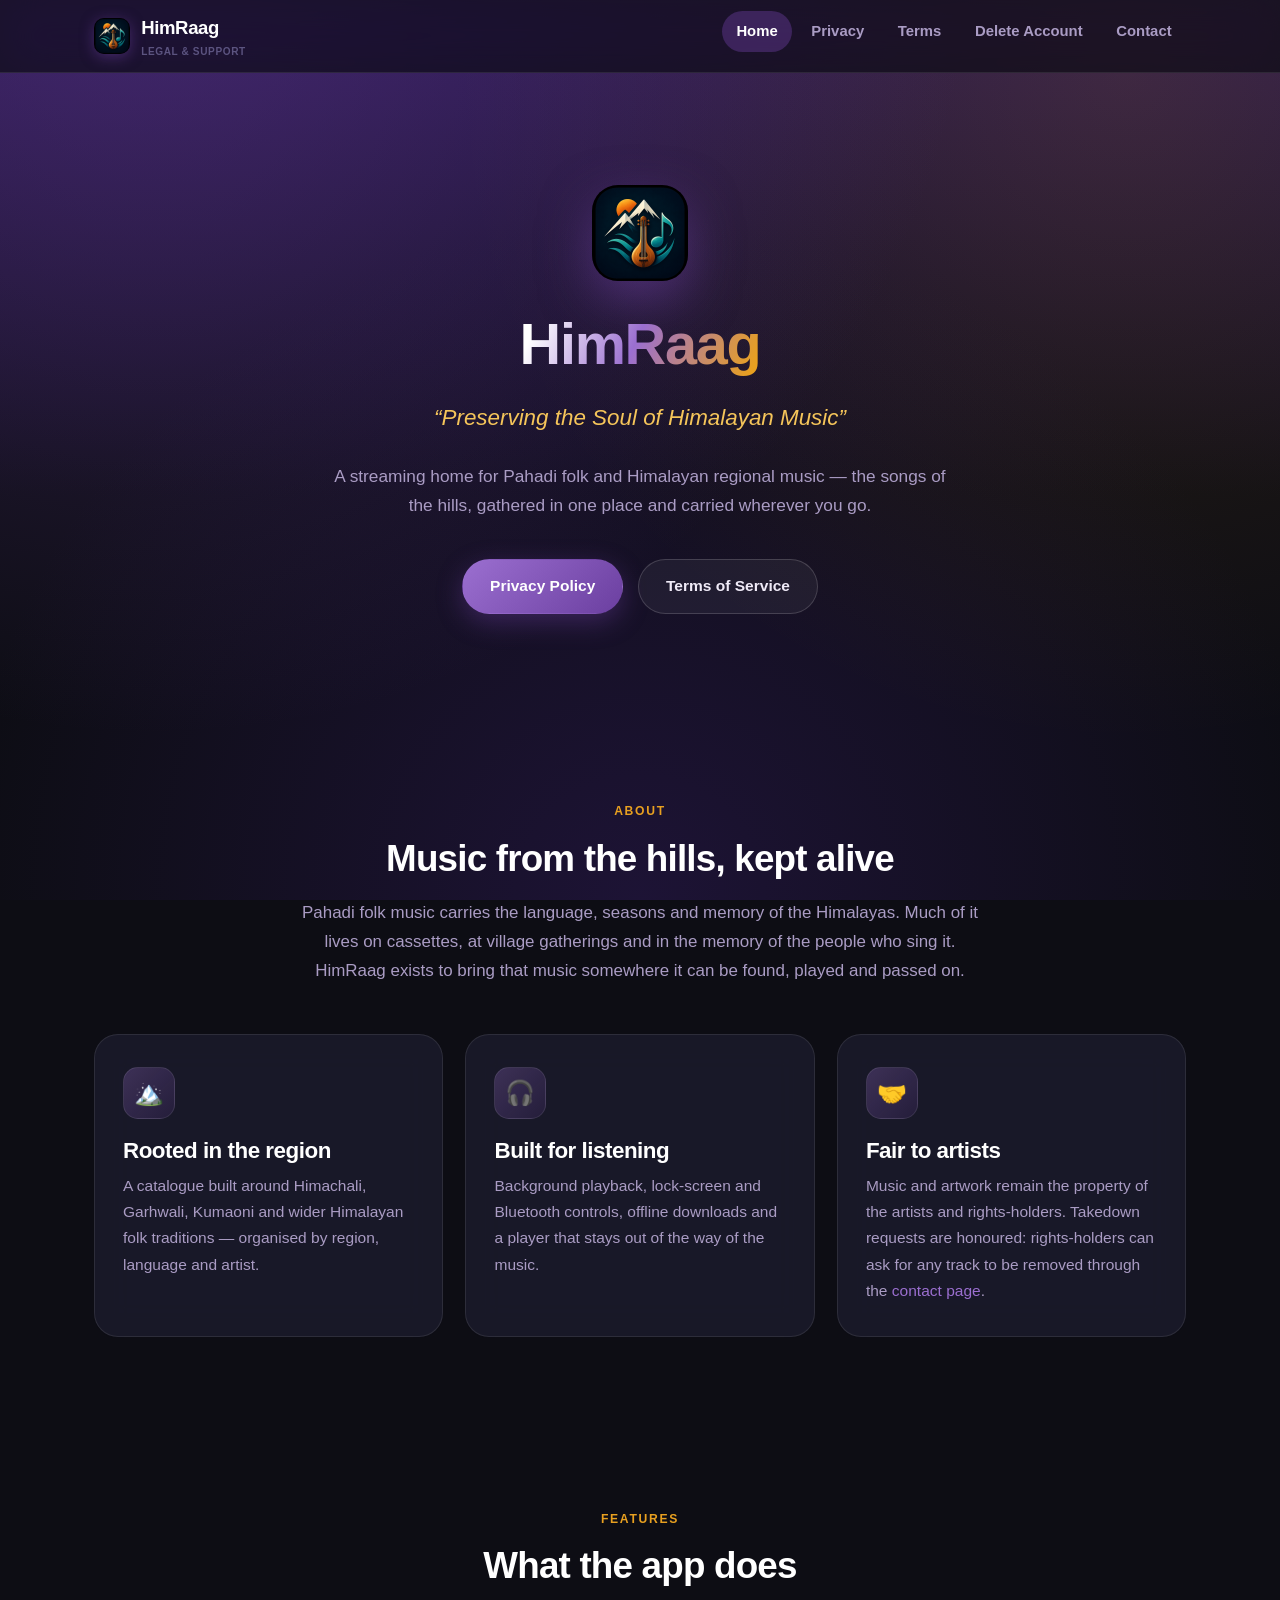
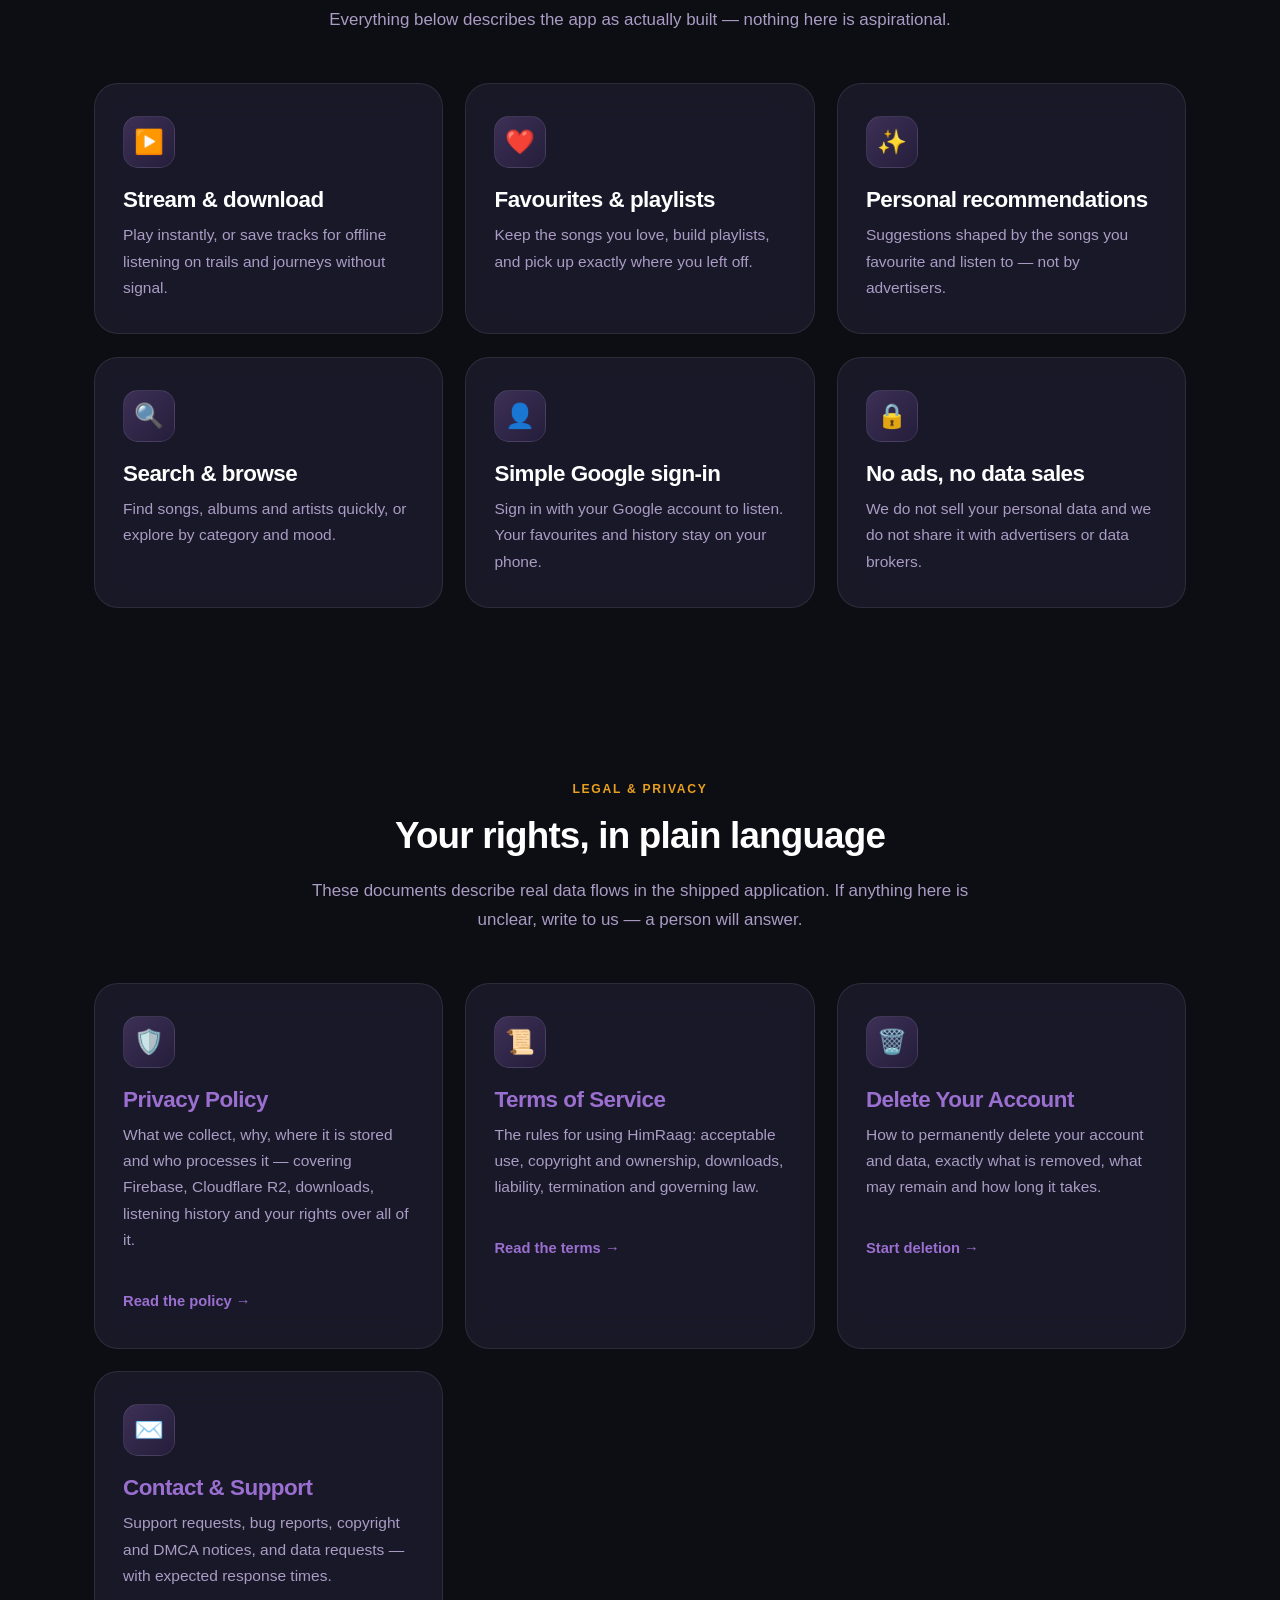
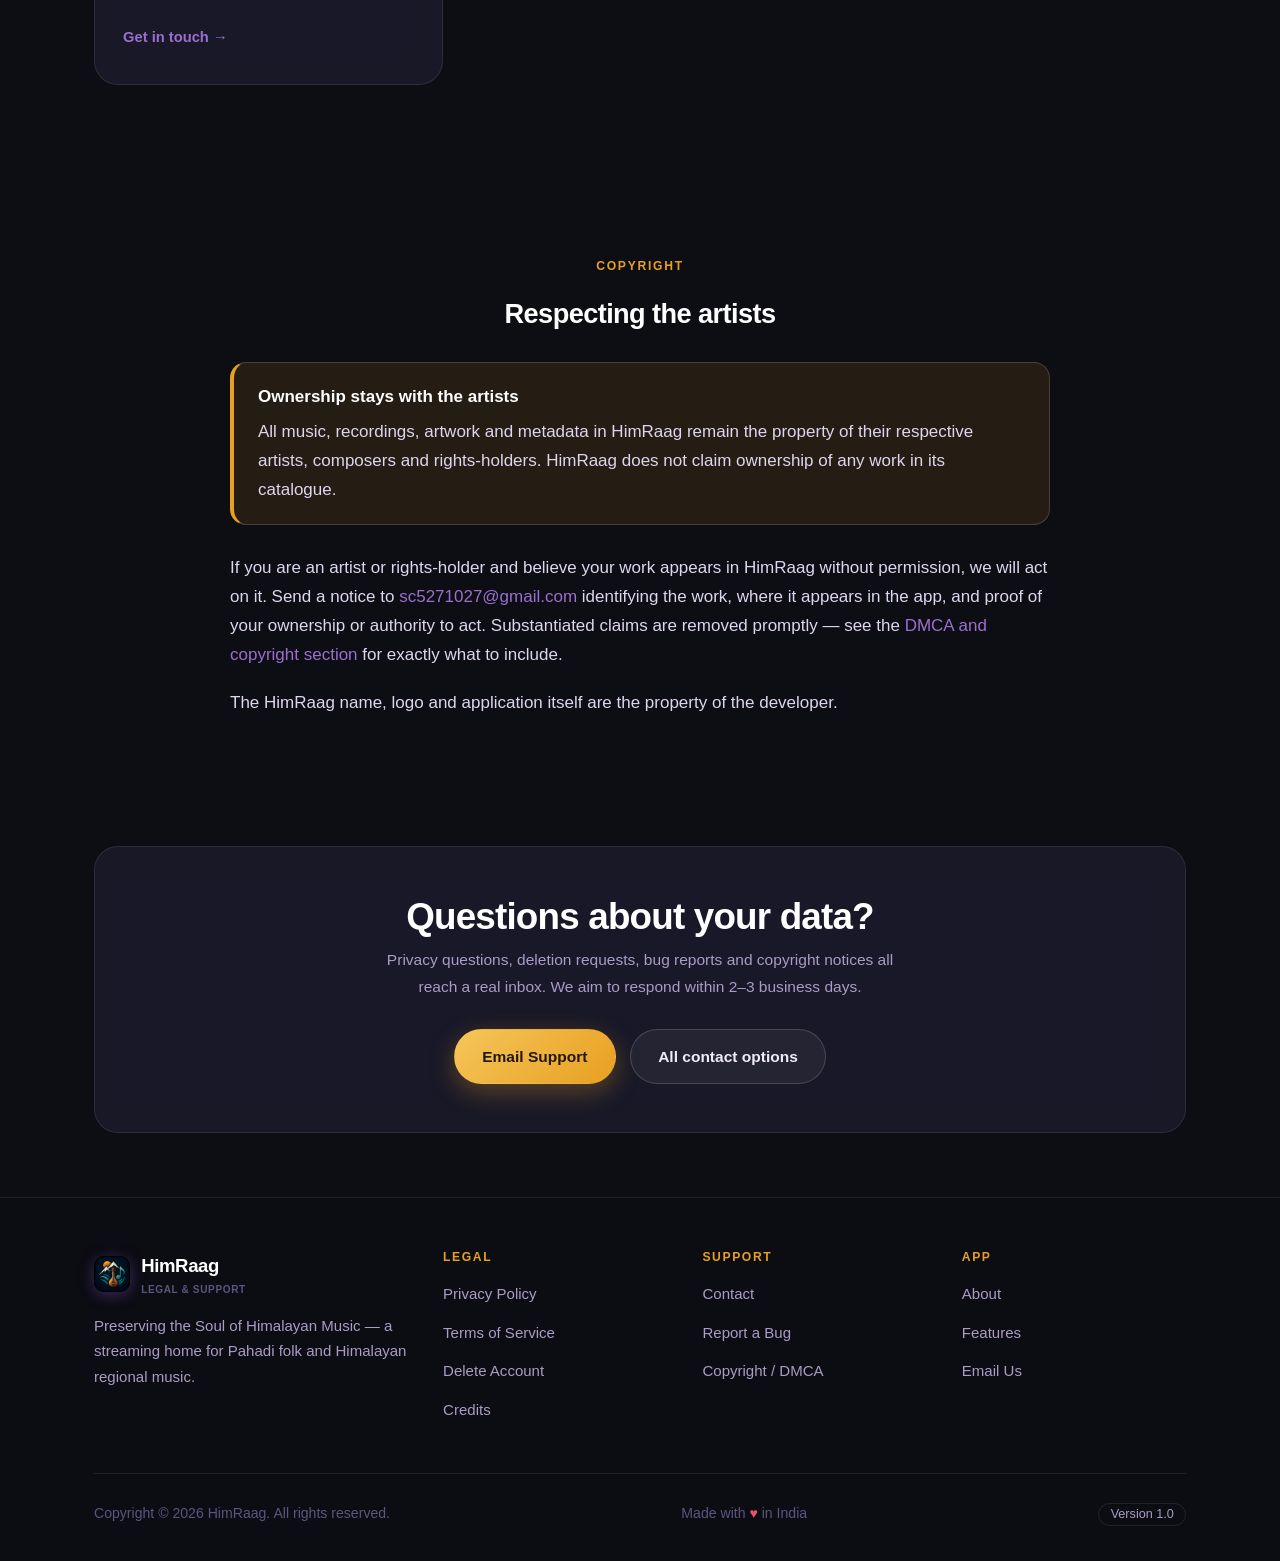
<file: index.html>
<!DOCTYPE html>
<html lang="en">
<head>
<meta charset="utf-8">
<meta name="viewport" content="width=device-width, initial-scale=1">
<title>HimRaag — Preserving the Soul of Himalayan Music</title>
<meta name="description" content="HimRaag is a music streaming app for Pahadi folk and Himalayan regional music. Read our privacy policy, terms of service, account deletion process and contact details.">
<meta name="keywords" content="HimRaag, Pahadi music, Himalayan music, folk music app, Himachali songs, Uttarakhandi music, privacy policy, terms of service, Android music app">
<meta name="author" content="Sumit Chauhan">
<meta name="theme-color" content="#0D0D14">
<link rel="canonical" href="https://gosling-dude.github.io/himraag-legal/">

<!-- Open Graph -->
<meta property="og:type" content="website">
<meta property="og:site_name" content="HimRaag">
<meta property="og:title" content="HimRaag — Preserving the Soul of Himalayan Music">
<meta property="og:description" content="Official legal and support home for HimRaag, a streaming app for Pahadi folk and Himalayan regional music.">
<meta property="og:url" content="https://gosling-dude.github.io/himraag-legal/">
<meta property="og:image" content="https://gosling-dude.github.io/himraag-legal/assets/images/logo.png">
<meta property="og:locale" content="en_IN">

<!-- Twitter -->
<meta name="twitter:card" content="summary">
<meta name="twitter:title" content="HimRaag — Preserving the Soul of Himalayan Music">
<meta name="twitter:description" content="Official legal and support home for HimRaag, a streaming app for Pahadi folk and Himalayan regional music.">
<meta name="twitter:image" content="https://gosling-dude.github.io/himraag-legal/assets/images/logo.png">

<link rel="icon" href="assets/images/logo.png" type="image/png">
<link rel="apple-touch-icon" href="assets/images/logo.png">
<link rel="stylesheet" href="assets/css/style.css">
</head>
<body>
<a class="skip-link" href="#main">Skip to content</a>

<header class="site-header">
  <div class="container">
    <nav class="nav" aria-label="Primary">
      <a class="brand" href="index.html">
        <img src="assets/images/logo.png" alt="" width="36" height="36">
        <span>HimRaag<small>Legal &amp; Support</small></span>
      </a>
      <input type="checkbox" id="nav-toggle" class="nav-toggle" aria-label="Toggle navigation menu">
      <label for="nav-toggle" class="nav-toggle-label"><span></span></label>
      <ul class="nav-links">
        <li><a href="index.html" aria-current="page">Home</a></li>
        <li><a href="privacy.html">Privacy</a></li>
        <li><a href="terms.html">Terms</a></li>
        <li><a href="delete-account.html">Delete Account</a></li>
        <li><a href="contact.html">Contact</a></li>
      </ul>
    </nav>
  </div>
</header>

<main id="main">

  <!-- Hero -->
  <section class="hero">
    <div class="container">
      <img class="hero-logo" src="assets/images/logo.png" alt="HimRaag app icon" width="96" height="96">
      <h1 class="rise"><span class="grad-text">HimRaag</span></h1>
      <p class="tagline rise rise-1">&ldquo;Preserving the Soul of Himalayan Music&rdquo;</p>
      <p class="lede rise rise-2">
        A streaming home for Pahadi folk and Himalayan regional music &mdash; the songs of
        the hills, gathered in one place and carried wherever you go.
      </p>
      <div class="btn-row center rise rise-3">
        <a class="btn btn-primary" href="privacy.html">Privacy Policy</a>
        <a class="btn btn-ghost" href="terms.html">Terms of Service</a>
      </div>
    </div>
  </section>

  <!-- About -->
  <section class="section" id="about">
    <div class="container">
      <div class="section-head center">
        <span class="eyebrow">About</span>
        <h2>Music from the hills, kept alive</h2>
        <p>
          Pahadi folk music carries the language, seasons and memory of the Himalayas. Much of it
          lives on cassettes, at village gatherings and in the memory of the people who sing it.
          HimRaag exists to bring that music somewhere it can be found, played and passed on.
        </p>
      </div>

      <div class="grid grid-3">
        <article class="card">
          <div class="card-icon" aria-hidden="true">🏔️</div>
          <h3>Rooted in the region</h3>
          <p>
            A catalogue built around Himachali, Garhwali, Kumaoni and wider Himalayan folk
            traditions &mdash; organised by region, language and artist.
          </p>
        </article>
        <article class="card">
          <div class="card-icon" aria-hidden="true">🎧</div>
          <h3>Built for listening</h3>
          <p>
            Background playback, lock-screen and Bluetooth controls, offline downloads and a
            player that stays out of the way of the music.
          </p>
        </article>
        <article class="card">
          <div class="card-icon" aria-hidden="true">🤝</div>
          <h3>Fair to artists</h3>
          <p>
            Music and artwork remain the property of the artists and rights-holders. Takedown
            requests are honoured: rights-holders can ask for any track to be removed through
            the <a href="contact.html#dmca">contact page</a>.
          </p>
        </article>
      </div>
    </div>
  </section>

  <!-- Features -->
  <section class="section section--tight" id="features">
    <div class="container">
      <div class="section-head center">
        <span class="eyebrow">Features</span>
        <h2>What the app does</h2>
        <p>Everything below describes the app as actually built &mdash; nothing here is aspirational.</p>
      </div>

      <div class="grid grid-3">
        <article class="card">
          <div class="card-icon" aria-hidden="true">▶️</div>
          <h3>Stream &amp; download</h3>
          <p>Play instantly, or save tracks for offline listening on trails and journeys without signal.</p>
        </article>
        <article class="card">
          <div class="card-icon" aria-hidden="true">❤️</div>
          <h3>Favourites &amp; playlists</h3>
          <p>Keep the songs you love, build playlists, and pick up exactly where you left off.</p>
        </article>
        <article class="card">
          <div class="card-icon" aria-hidden="true">✨</div>
          <h3>Personal recommendations</h3>
          <p>Suggestions shaped by the songs you favourite and listen to &mdash; not by advertisers.</p>
        </article>
        <article class="card">
          <div class="card-icon" aria-hidden="true">🔍</div>
          <h3>Search &amp; browse</h3>
          <p>Find songs, albums and artists quickly, or explore by category and mood.</p>
        </article>
        <article class="card">
          <div class="card-icon" aria-hidden="true">👤</div>
          <h3>Simple Google sign-in</h3>
          <p>Sign in with your Google account to listen. Your favourites and history stay on your phone.</p>
        </article>
        <article class="card">
          <div class="card-icon" aria-hidden="true">🔒</div>
          <h3>No ads, no data sales</h3>
          <p>We do not sell your personal data and we do not share it with advertisers or data brokers.</p>
        </article>
      </div>
    </div>
  </section>

  <!-- Legal hub -->
  <section class="section" id="legal">
    <div class="container">
      <div class="section-head center">
        <span class="eyebrow">Legal &amp; Privacy</span>
        <h2>Your rights, in plain language</h2>
        <p>
          These documents describe real data flows in the shipped application. If anything here
          is unclear, write to us &mdash; a person will answer.
        </p>
      </div>

      <div class="grid grid-2">
        <article class="card">
          <div class="card-icon" aria-hidden="true">🛡️</div>
          <h3><a class="card-link" href="privacy.html">Privacy Policy</a></h3>
          <p>
            What we collect, why, where it is stored and who processes it &mdash; covering Firebase,
            Cloudflare R2, downloads, listening history and your rights over all of it.
          </p>
          <span class="card-arrow">Read the policy →</span>
        </article>

        <article class="card">
          <div class="card-icon" aria-hidden="true">📜</div>
          <h3><a class="card-link" href="terms.html">Terms of Service</a></h3>
          <p>
            The rules for using HimRaag: acceptable use, copyright and ownership, downloads,
            liability, termination and governing law.
          </p>
          <span class="card-arrow">Read the terms →</span>
        </article>

        <article class="card">
          <div class="card-icon" aria-hidden="true">🗑️</div>
          <h3><a class="card-link" href="delete-account.html">Delete Your Account</a></h3>
          <p>
            How to permanently delete your account and data, exactly what is removed, what may
            remain and how long it takes.
          </p>
          <span class="card-arrow">Start deletion →</span>
        </article>

        <article class="card">
          <div class="card-icon" aria-hidden="true">✉️</div>
          <h3><a class="card-link" href="contact.html">Contact &amp; Support</a></h3>
          <p>
            Support requests, bug reports, copyright and DMCA notices, and data requests &mdash;
            with expected response times.
          </p>
          <span class="card-arrow">Get in touch →</span>
        </article>
      </div>
    </div>
  </section>

  <!-- Copyright -->
  <section class="section section--tight" id="copyright">
    <div class="container">
      <div class="prose" style="padding-block:0">
        <div class="section-head center" style="margin-bottom:2rem">
          <span class="eyebrow">Copyright</span>
          <h2>Respecting the artists</h2>
        </div>

        <div class="callout callout--gold">
          <strong>Ownership stays with the artists</strong>
          <p>
            All music, recordings, artwork and metadata in HimRaag remain the property of their
            respective artists, composers and rights-holders. HimRaag does not claim ownership of
            any work in its catalogue.
          </p>
        </div>

        <p>
          If you are an artist or rights-holder and believe your work appears in HimRaag without
          permission, we will act on it. Send a notice to
          <a href="mailto:sc5271027@gmail.com">sc5271027@gmail.com</a> identifying the work, where
          it appears in the app, and proof of your ownership or authority to act. Substantiated
          claims are removed promptly &mdash; see the
          <a href="contact.html#dmca">DMCA and copyright section</a> for exactly what to include.
        </p>

        <p style="margin-bottom:0">
          The HimRaag name, logo and application itself are the property of the developer.
        </p>
      </div>
    </div>
  </section>

  <!-- Contact CTA -->
  <section class="section section--tight">
    <div class="container">
      <div class="card" style="text-align:center;padding:3rem 1.75rem">
        <h2 style="margin-bottom:0.5rem">Questions about your data?</h2>
        <p style="max-width:520px;margin:0 auto 1.8rem;color:var(--text-dim)">
          Privacy questions, deletion requests, bug reports and copyright notices all reach a real
          inbox. We aim to respond within 2&ndash;3 business days.
        </p>
        <div class="btn-row center">
          <a class="btn btn-gold" href="mailto:sc5271027@gmail.com">Email Support</a>
          <a class="btn btn-ghost" href="contact.html">All contact options</a>
        </div>
      </div>
    </div>
  </section>

</main>

<footer class="site-footer">
  <div class="container">
    <div class="footer-top">
      <div class="footer-brand">
        <a class="brand" href="index.html">
          <img src="assets/images/logo.png" alt="" width="36" height="36">
          <span>HimRaag<small>Legal &amp; Support</small></span>
        </a>
        <p>Preserving the Soul of Himalayan Music &mdash; a streaming home for Pahadi folk and Himalayan regional music.</p>
      </div>

      <div class="footer-col">
        <h4>Legal</h4>
        <ul>
          <li><a href="privacy.html">Privacy Policy</a></li>
          <li><a href="terms.html">Terms of Service</a></li>
          <li><a href="delete-account.html">Delete Account</a></li>
          <li><a href="credits.html">Credits</a></li>
        </ul>
      </div>

      <div class="footer-col">
        <h4>Support</h4>
        <ul>
          <li><a href="contact.html">Contact</a></li>
          <li><a href="contact.html#bugs">Report a Bug</a></li>
          <li><a href="contact.html#dmca">Copyright / DMCA</a></li>
        </ul>
      </div>

      <div class="footer-col">
        <h4>App</h4>
        <ul>
          <li><a href="index.html#about">About</a></li>
          <li><a href="index.html#features">Features</a></li>
          <li><a href="mailto:sc5271027@gmail.com">Email Us</a></li>
        </ul>
      </div>
    </div>

    <div class="footer-bottom">
      <p>Copyright &copy; <span>2026</span> HimRaag. All rights reserved.</p>
      <p>Made with <span class="heart" aria-hidden="true">&hearts;</span><span class="sr-only"> love</span> in India</p>
      <p><span class="version">Version 1.0</span></p>
    </div>
  </div>
</footer>

</body>
</html>
</file>
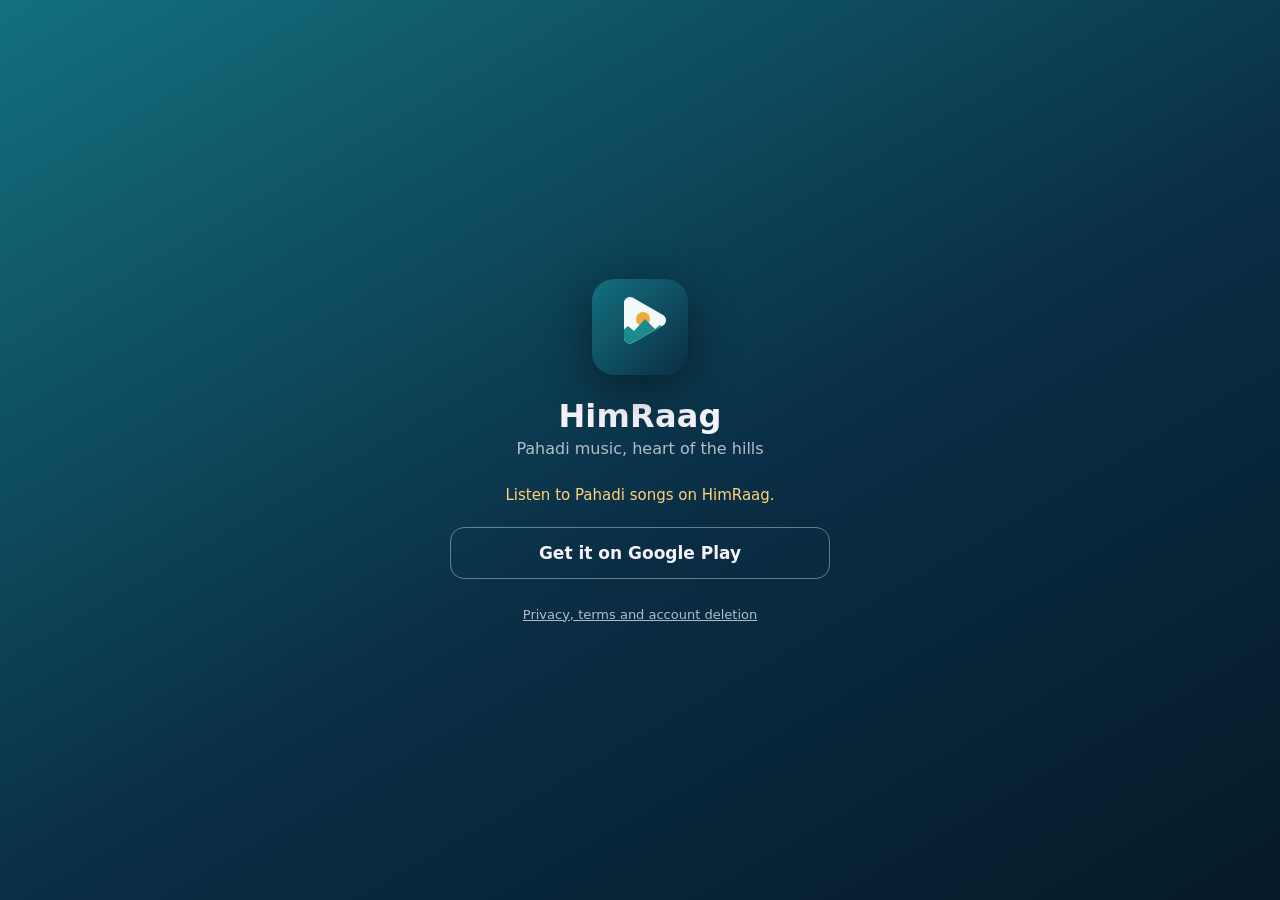
<file: s/index.html>
<!doctype html>
<!--
  HimRaag share page (NR-15): https://gosling-dude.github.io/himraag-legal/s/?song=<songId>

  Source of truth for the copy on the legal site (repo Gosling-dude/himraag-legal, path s/index.html).
  The app shares this link with a song card. On Android the page opens the song in HimRaag through
  himraag://open/song/<songId> (an intent:// URL, so Chrome falls back to the Play Store page when
  the app isn't installed); elsewhere it offers the Play Store link.

  Self-contained on purpose: no external scripts, styles, fonts or images. The song id is checked
  against a strict pattern and only ever placed in URLs with encodeURIComponent, never into HTML.
-->
<html lang="en">
<head>
  <meta charset="utf-8">
  <meta name="viewport" content="width=device-width, initial-scale=1">
  <meta http-equiv="Content-Security-Policy"
        content="default-src 'none'; style-src 'unsafe-inline'; script-src 'unsafe-inline'; img-src data:; base-uri 'none'; form-action 'none'">
  <meta name="referrer" content="no-referrer">
  <meta name="robots" content="noindex">
  <title>HimRaag</title>
  <meta name="description" content="Pahadi music, heart of the hills. Listen on HimRaag.">
  <meta property="og:title" content="Listen on HimRaag">
  <meta property="og:description" content="Pahadi music, heart of the hills: Garhwali, Kumaoni, Jaunsari and Himachali songs.">
  <meta property="og:type" content="website">
  <meta name="theme-color" content="#0A2E45">
  <style>
    :root {
      --teal-deep: #0A2E45;
      --teal: #13707E;
      --night: #051A28;
      --saffron: #F2A93B;
      --saffron-light: #FFD27A;
      --text: #F5F2FA;
      --muted: rgba(245, 242, 250, 0.72);
    }
    * { box-sizing: border-box; }
    html, body { margin: 0; min-height: 100%; }
    body {
      min-height: 100vh;
      display: flex;
      align-items: center;
      justify-content: center;
      padding: 32px 16px;
      background: linear-gradient(150deg, var(--teal) 0%, var(--teal-deep) 55%, var(--night) 100%);
      color: var(--text);
      font-family: system-ui, -apple-system, "Segoe UI", Roboto, "Noto Sans", "Noto Sans Devanagari", sans-serif;
      text-align: center;
    }
    main { width: 100%; max-width: 380px; }
    .logo { width: 96px; height: 96px; filter: drop-shadow(0 12px 24px rgba(0, 0, 0, 0.45)); }
    h1 { margin: 18px 0 4px; font-size: 32px; font-weight: 800; letter-spacing: 0.2px; }
    .tagline { margin: 0 0 28px; color: var(--muted); font-size: 16px; }
    .status { margin: 0 0 20px; font-size: 15px; color: var(--saffron-light); min-height: 1.4em; }
    .button {
      display: block;
      width: 100%;
      margin: 0 0 12px;
      padding: 15px 20px;
      border-radius: 14px;
      font-size: 17px;
      font-weight: 700;
      text-decoration: none;
    }
    .primary { background: var(--saffron); color: #1A1030; }
    .secondary { border: 1.5px solid rgba(245, 242, 250, 0.4); color: var(--text); }
    .button:focus-visible { outline: 3px solid var(--saffron-light); outline-offset: 3px; }
    .hidden { display: none; }
    footer { margin-top: 28px; font-size: 13px; color: var(--muted); }
    footer a { color: var(--muted); }
  </style>
</head>
<body>
<main>
  <!-- The app icon: a play triangle with snow peaks and the sun, in Glacier Teal. -->
  <svg class="logo" viewBox="0 0 96 96" role="img" aria-label="HimRaag logo">
    <defs>
      <linearGradient id="bg" x1="0" y1="0" x2="1" y2="1">
        <stop offset="0" stop-color="#13707E"/>
        <stop offset="1" stop-color="#0A2E45"/>
      </linearGradient>
      <clipPath id="playShape">
        <path d="M32 24c0-4.6 5-7.5 9-5.2l30 17.3c4 2.3 4 8 0 10.3L41 63.7c-4 2.3-9-.6-9-5.2z"/>
      </clipPath>
    </defs>
    <rect width="96" height="96" rx="22" fill="url(#bg)"/>
    <g clip-path="url(#playShape)">
      <rect x="28" y="16" width="48" height="52" fill="#F4FAFB"/>
      <circle cx="51" cy="40" r="7" fill="#F2A93B"/>
      <path d="M28 54l8-7 6 5 11-12 10 10 5-4 8 6v20H28z" fill="#1D8A8F"/>
    </g>
  </svg>
  <h1>HimRaag</h1>
  <p class="tagline">Pahadi music, heart of the hills</p>
  <p class="status" id="status" role="status"></p>
  <a class="button primary hidden" id="open" href="#">Open in HimRaag</a>
  <a class="button secondary" id="play"
     href="https://play.google.com/store/apps/details?id=com.sumitchauhan.himraag">Get it on Google Play</a>
  <footer>
    <a href="../">Privacy, terms and account deletion</a>
  </footer>
</main>
<script>
  (function () {
    'use strict';
    var PACKAGE = 'com.sumitchauhan.himraag';
    var PLAY_URL = 'https://play.google.com/store/apps/details?id=' + PACKAGE;

    // Song ids are words joined by "_" (Devanagari letters allowed); anything else is ignored.
    var ID_PATTERN = /^[\p{L}\p{M}\p{N}_\-]{1,200}$/u;

    var songId = null;
    try {
      var raw = new URLSearchParams(window.location.search).get('song');
      if (raw && ID_PATTERN.test(raw)) songId = raw;
    } catch (e) {
      songId = null;
    }

    var status = document.getElementById('status');
    var open = document.getElementById('open');

    if (!songId) {
      status.textContent = 'Listen to Pahadi songs on HimRaag.';
      return;
    }

    var path = 'open/song/' + encodeURIComponent(songId);
    var isAndroid = /Android/i.test(navigator.userAgent || '');
    // Android: Chrome opens the app, or the Play Store page when it isn't installed.
    var appUrl = isAndroid
      ? 'intent://' + path + '#Intent;scheme=himraag;package=' + PACKAGE +
        ';S.browser_fallback_url=' + encodeURIComponent(PLAY_URL) + ';end'
      : 'himraag://' + path;

    open.href = appUrl;
    open.classList.remove('hidden');
    status.textContent = 'Someone shared a song with you.';

    if (isAndroid) {
      status.textContent = 'Opening the song in HimRaag…';
      window.location.replace(appUrl);
      // If nothing happened (some in-app browsers block it), the buttons stay.
      window.setTimeout(function () {
        status.textContent = 'Tap "Open in HimRaag" to listen.';
      }, 2500);
    }
  })();
</script>
</body>
</html>
</file>
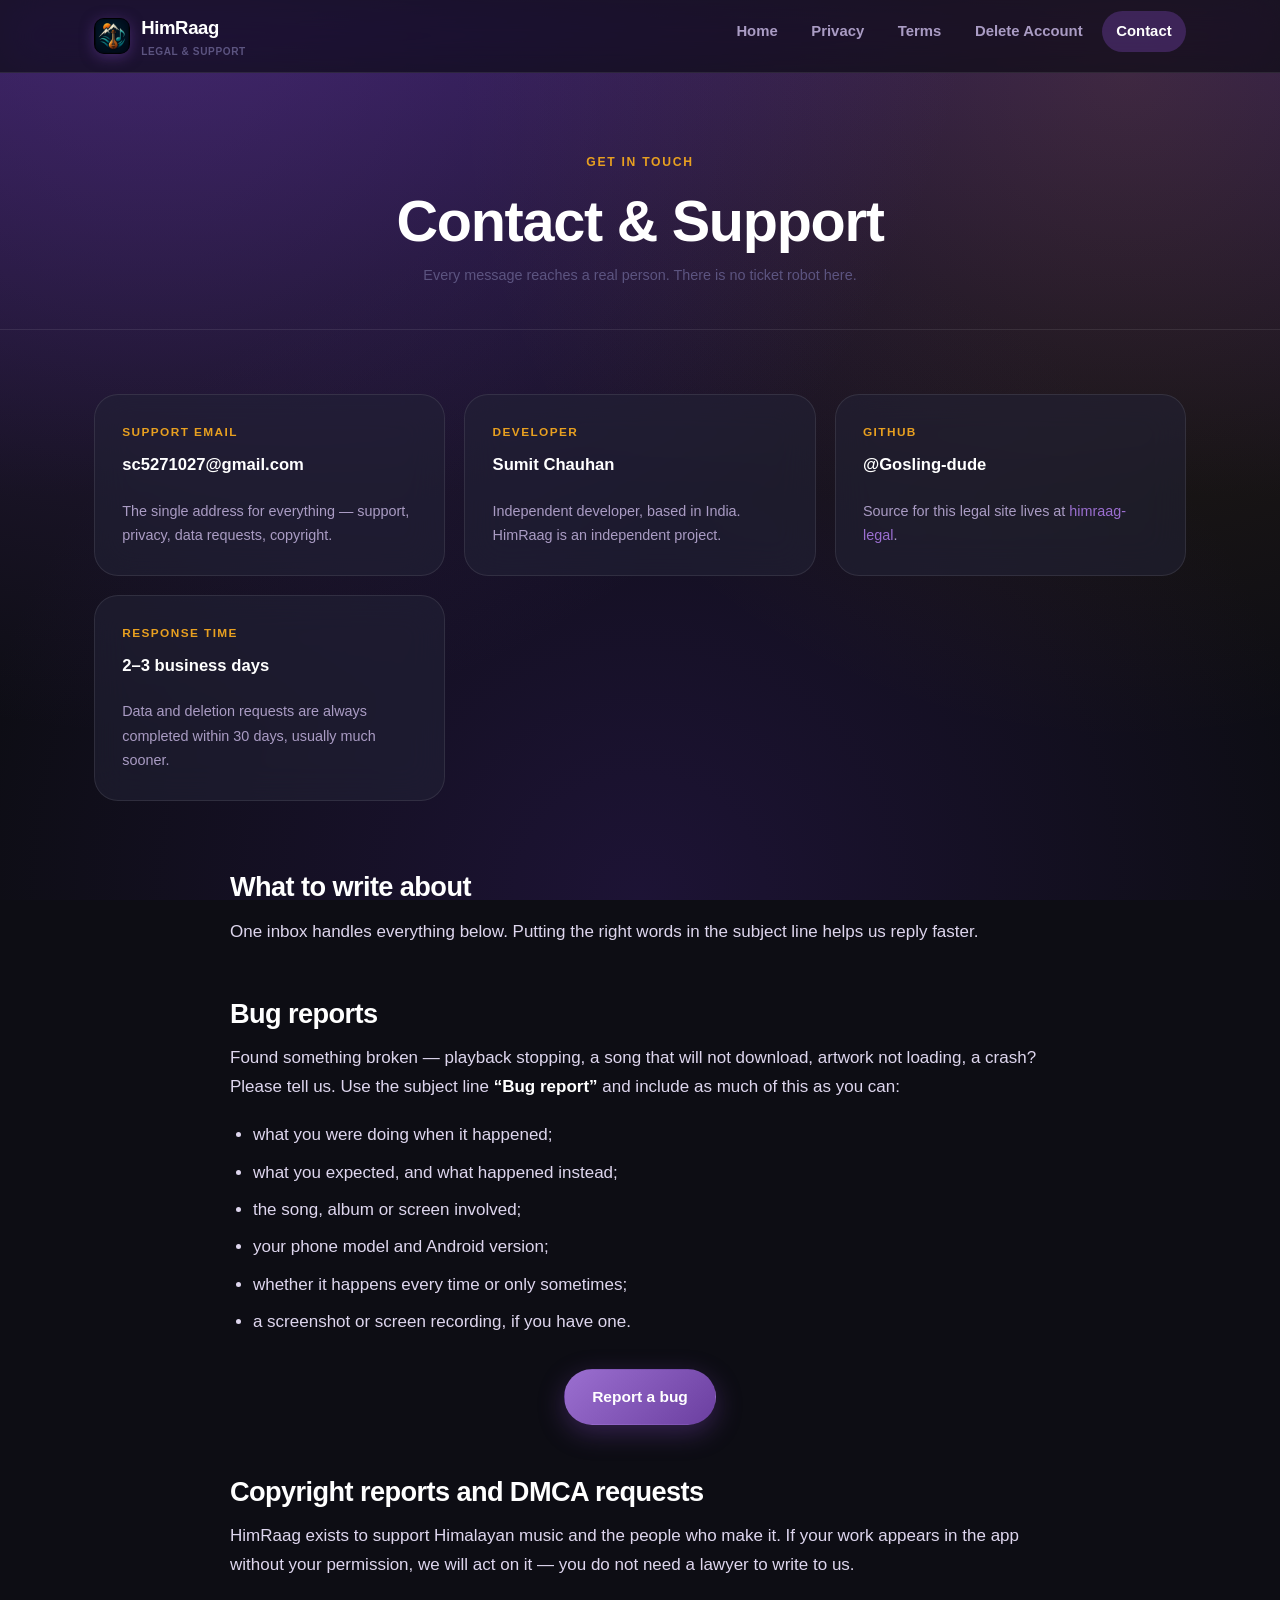
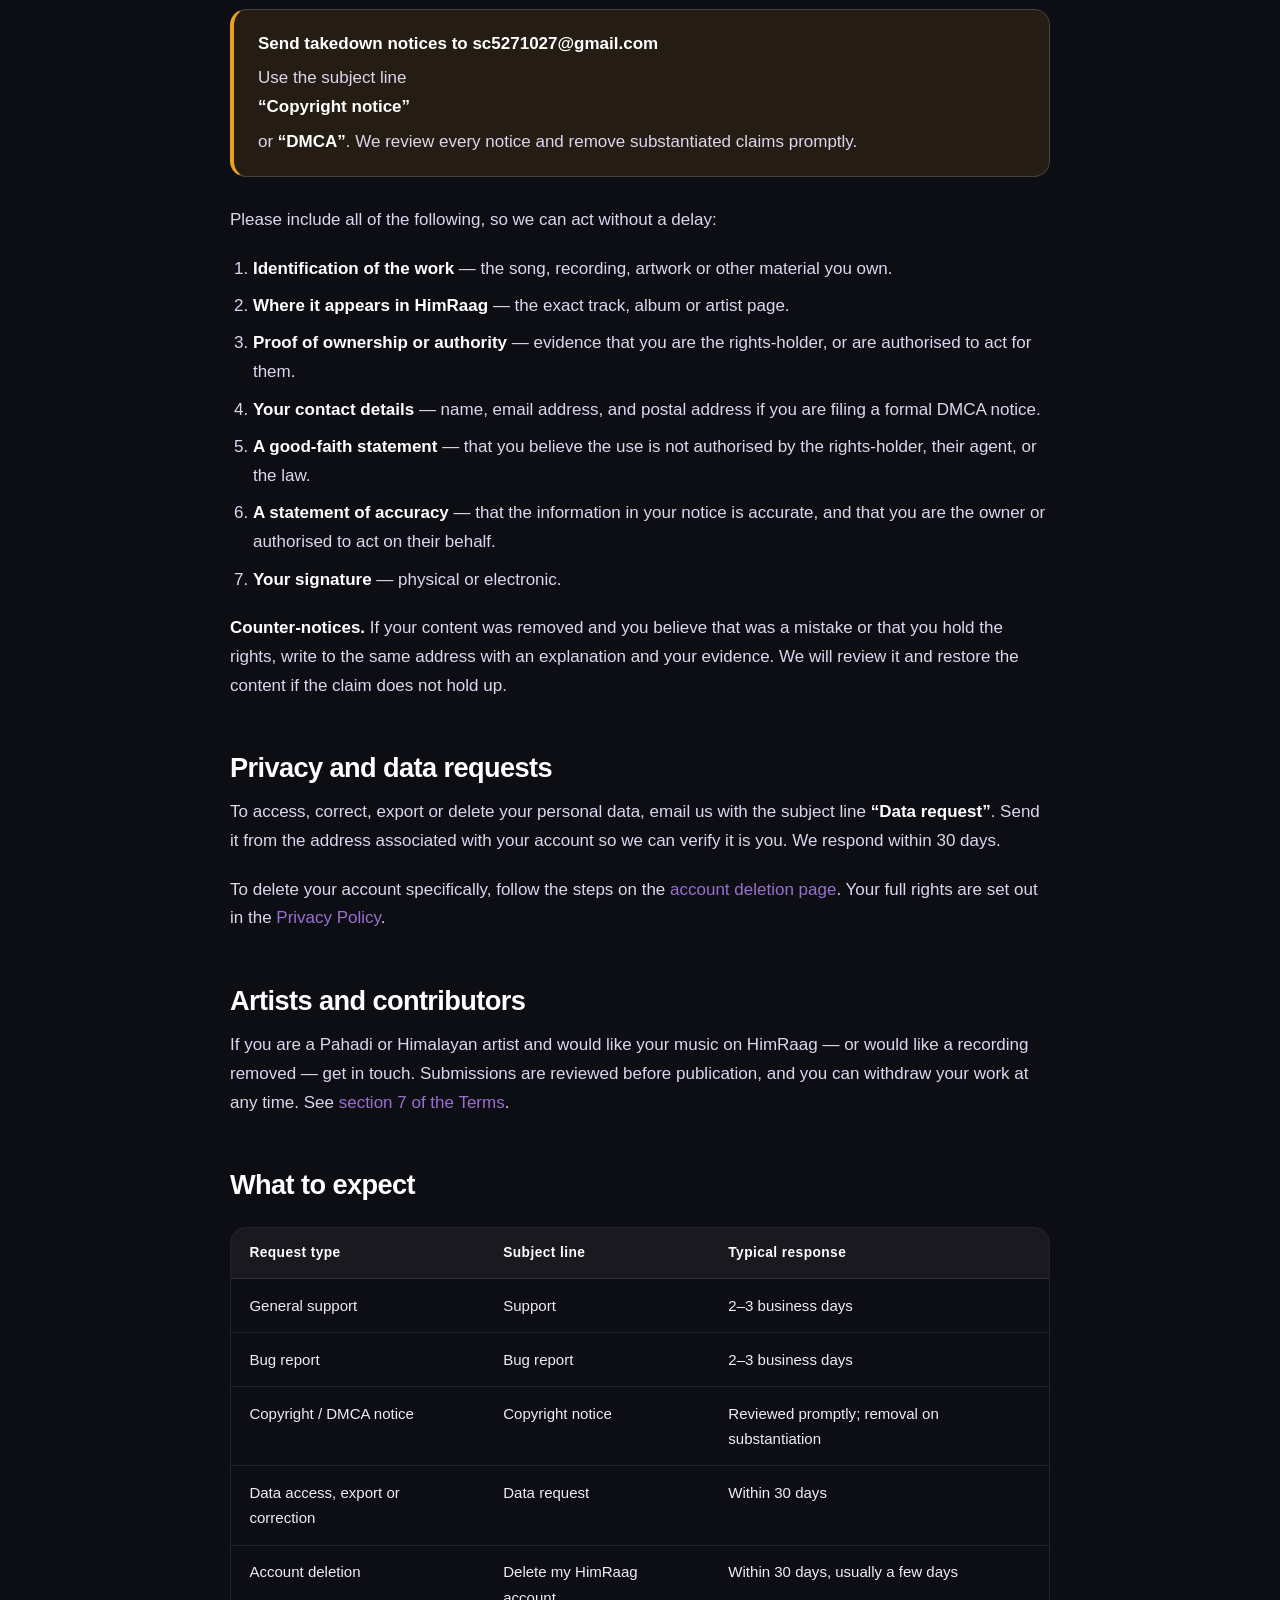
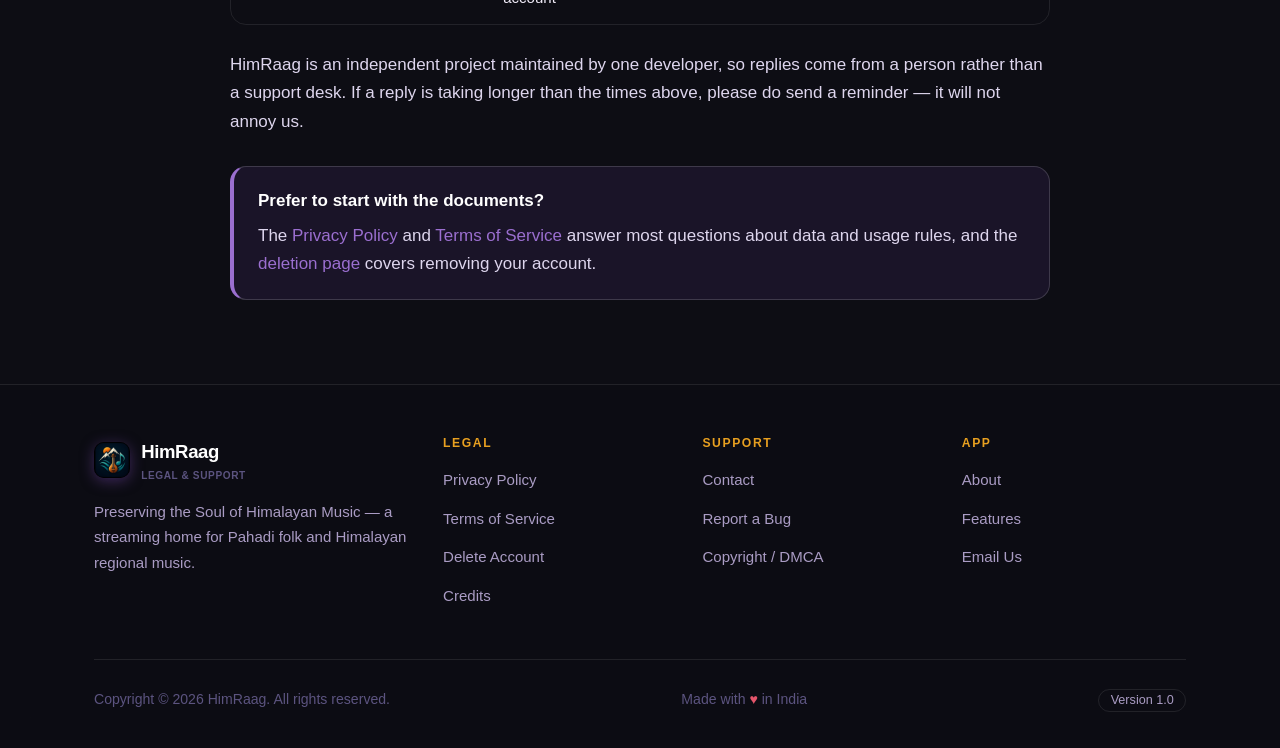
<file: contact.html>
<!DOCTYPE html>
<html lang="en">
<head>
<meta charset="utf-8">
<meta name="viewport" content="width=device-width, initial-scale=1">
<title>Contact &amp; Support — HimRaag</title>
<meta name="description" content="Contact the HimRaag team: support email, developer details, GitHub, bug reports, copyright and DMCA notices, data requests and expected response times.">
<meta name="keywords" content="HimRaag contact, HimRaag support, bug report, DMCA notice, copyright claim, Sumit Chauhan, music app support">
<meta name="author" content="Sumit Chauhan">
<meta name="theme-color" content="#0D0D14">
<link rel="canonical" href="https://gosling-dude.github.io/himraag-legal/contact.html">

<meta property="og:type" content="website">
<meta property="og:site_name" content="HimRaag">
<meta property="og:title" content="Contact &amp; Support — HimRaag">
<meta property="og:description" content="Support, bug reports, copyright and DMCA notices, and data requests — with expected response times.">
<meta property="og:url" content="https://gosling-dude.github.io/himraag-legal/contact.html">
<meta property="og:image" content="https://gosling-dude.github.io/himraag-legal/assets/images/logo.png">
<meta property="og:locale" content="en_IN">

<meta name="twitter:card" content="summary">
<meta name="twitter:title" content="Contact &amp; Support — HimRaag">
<meta name="twitter:description" content="Support, bug reports, copyright and DMCA notices, and data requests.">
<meta name="twitter:image" content="https://gosling-dude.github.io/himraag-legal/assets/images/logo.png">

<link rel="icon" href="assets/images/logo.png" type="image/png">
<link rel="apple-touch-icon" href="assets/images/logo.png">
<link rel="stylesheet" href="assets/css/style.css">
</head>
<body>
<a class="skip-link" href="#main">Skip to content</a>

<header class="site-header">
  <div class="container">
    <nav class="nav" aria-label="Primary">
      <a class="brand" href="index.html">
        <img src="assets/images/logo.png" alt="" width="36" height="36">
        <span>HimRaag<small>Legal &amp; Support</small></span>
      </a>
      <input type="checkbox" id="nav-toggle" class="nav-toggle" aria-label="Toggle navigation menu">
      <label for="nav-toggle" class="nav-toggle-label"><span></span></label>
      <ul class="nav-links">
        <li><a href="index.html">Home</a></li>
        <li><a href="privacy.html">Privacy</a></li>
        <li><a href="terms.html">Terms</a></li>
        <li><a href="delete-account.html">Delete Account</a></li>
        <li><a href="contact.html" aria-current="page">Contact</a></li>
      </ul>
    </nav>
  </div>
</header>

<main id="main">

  <div class="page-header">
    <div class="container">
      <span class="eyebrow">Get in touch</span>
      <h1>Contact &amp; Support</h1>
      <p class="meta">Every message reaches a real person. There is no ticket robot here.</p>
    </div>
  </div>

  <section class="section section--tight">
    <div class="container">
      <div class="contact-grid">

        <div class="contact-card">
          <p class="label">Support Email</p>
          <p class="value"><a href="mailto:sc5271027@gmail.com">sc5271027@gmail.com</a></p>
          <p class="note">
            The single address for everything &mdash; support, privacy, data requests, copyright.
          </p>
        </div>

        <div class="contact-card">
          <p class="label">Developer</p>
          <p class="value">Sumit Chauhan</p>
          <p class="note">Independent developer, based in India. HimRaag is an independent project.</p>
        </div>

        <div class="contact-card">
          <p class="label">GitHub</p>
          <p class="value">
            <a href="https://github.com/Gosling-dude" rel="noopener noreferrer" target="_blank">@Gosling-dude</a>
          </p>
          <p class="note">
            Source for this legal site lives at
            <a href="https://github.com/Gosling-dude/himraag-legal" rel="noopener noreferrer" target="_blank">himraag-legal</a>.
          </p>
        </div>

        <div class="contact-card">
          <p class="label">Response Time</p>
          <p class="value">2&ndash;3 business days</p>
          <p class="note">
            Data and deletion requests are always completed within 30 days, usually much sooner.
          </p>
        </div>

      </div>
    </div>
  </section>

  <div class="container">
    <article class="prose" style="padding-top:0">

      <h2 id="what">What to write about</h2>
      <p>
        One inbox handles everything below. Putting the right words in the subject line helps us
        reply faster.
      </p>

      <h2 id="bugs">Bug reports</h2>
      <p>
        Found something broken &mdash; playback stopping, a song that will not download, artwork not
        loading, a crash? Please tell us. Use the subject line
        <strong>&ldquo;Bug report&rdquo;</strong> and include as much of this as you can:
      </p>
      <ul>
        <li>what you were doing when it happened;</li>
        <li>what you expected, and what happened instead;</li>
        <li>the song, album or screen involved;</li>
        <li>your phone model and Android version;</li>
        <li>whether it happens every time or only sometimes;</li>
        <li>a screenshot or screen recording, if you have one.</li>
      </ul>
      <p style="text-align:center;margin:2rem 0">
        <a class="btn btn-primary" href="mailto:sc5271027@gmail.com?subject=Bug%20report%20%E2%80%94%20HimRaag">Report a bug</a>
      </p>

      <h2 id="dmca">Copyright reports and DMCA requests</h2>
      <p>
        HimRaag exists to support Himalayan music and the people who make it. If your work appears
        in the app without your permission, we will act on it &mdash; you do not need a lawyer to
        write to us.
      </p>

      <div class="callout callout--gold">
        <strong>Send takedown notices to sc5271027@gmail.com</strong>
        <p>
          Use the subject line <strong>&ldquo;Copyright notice&rdquo;</strong> or
          <strong>&ldquo;DMCA&rdquo;</strong>. We review every notice and remove substantiated
          claims promptly.
        </p>
      </div>

      <p>Please include all of the following, so we can act without a delay:</p>
      <ol>
        <li><strong>Identification of the work</strong> &mdash; the song, recording, artwork or other material you own.</li>
        <li><strong>Where it appears in HimRaag</strong> &mdash; the exact track, album or artist page.</li>
        <li><strong>Proof of ownership or authority</strong> &mdash; evidence that you are the rights-holder, or are authorised to act for them.</li>
        <li><strong>Your contact details</strong> &mdash; name, email address, and postal address if you are filing a formal DMCA notice.</li>
        <li><strong>A good-faith statement</strong> &mdash; that you believe the use is not authorised by the rights-holder, their agent, or the law.</li>
        <li><strong>A statement of accuracy</strong> &mdash; that the information in your notice is accurate, and that you are the owner or authorised to act on their behalf.</li>
        <li><strong>Your signature</strong> &mdash; physical or electronic.</li>
      </ol>

      <p>
        <strong>Counter-notices.</strong> If your content was removed and you believe that was a
        mistake or that you hold the rights, write to the same address with an explanation and your
        evidence. We will review it and restore the content if the claim does not hold up.
      </p>

      <h2 id="privacy-requests">Privacy and data requests</h2>
      <p>
        To access, correct, export or delete your personal data, email us with the subject line
        <strong>&ldquo;Data request&rdquo;</strong>. Send it from the address associated with your
        account so we can verify it is you. We respond within 30 days.
      </p>
      <p>
        To delete your account specifically, follow the steps on the
        <a href="delete-account.html">account deletion page</a>. Your full rights are set out in the
        <a href="privacy.html#rights">Privacy Policy</a>.
      </p>

      <h2 id="artists">Artists and contributors</h2>
      <p>
        If you are a Pahadi or Himalayan artist and would like your music on HimRaag &mdash; or would
        like a recording removed &mdash; get in touch. Submissions are reviewed before publication,
        and you can withdraw your work at any time. See
        <a href="terms.html#submissions">section 7 of the Terms</a>.
      </p>

      <h2 id="response">What to expect</h2>
      <div class="table-wrap">
        <table>
          <caption class="sr-only">Expected response times by request type</caption>
          <thead>
            <tr><th scope="col">Request type</th><th scope="col">Subject line</th><th scope="col">Typical response</th></tr>
          </thead>
          <tbody>
            <tr><td>General support</td><td>Support</td><td>2&ndash;3 business days</td></tr>
            <tr><td>Bug report</td><td>Bug report</td><td>2&ndash;3 business days</td></tr>
            <tr><td>Copyright / DMCA notice</td><td>Copyright notice</td><td>Reviewed promptly; removal on substantiation</td></tr>
            <tr><td>Data access, export or correction</td><td>Data request</td><td>Within 30 days</td></tr>
            <tr><td>Account deletion</td><td>Delete my HimRaag account</td><td>Within 30 days, usually a few days</td></tr>
          </tbody>
        </table>
      </div>

      <p>
        HimRaag is an independent project maintained by one developer, so replies come from a person
        rather than a support desk. If a reply is taking longer than the times above, please do send
        a reminder &mdash; it will not annoy us.
      </p>

      <!-- LinkedIn: add a contact-card here once the page exists, e.g.
           <div class="contact-card">
             <p class="label">LinkedIn</p>
             <p class="value"><a href="https://www.linkedin.com/in/YOUR-HANDLE" rel="noopener noreferrer" target="_blank">Sumit Chauhan</a></p>
           </div>
           Place it inside the .contact-grid block above. -->

      <div class="callout">
        <strong>Prefer to start with the documents?</strong>
        <p>
          The <a href="privacy.html">Privacy Policy</a> and
          <a href="terms.html">Terms of Service</a> answer most questions about data and usage
          rules, and the <a href="delete-account.html">deletion page</a> covers removing your account.
        </p>
      </div>

    </article>
  </div>

</main>

<footer class="site-footer">
  <div class="container">
    <div class="footer-top">
      <div class="footer-brand">
        <a class="brand" href="index.html">
          <img src="assets/images/logo.png" alt="" width="36" height="36">
          <span>HimRaag<small>Legal &amp; Support</small></span>
        </a>
        <p>Preserving the Soul of Himalayan Music &mdash; a streaming home for Pahadi folk and Himalayan regional music.</p>
      </div>

      <div class="footer-col">
        <h4>Legal</h4>
        <ul>
          <li><a href="privacy.html">Privacy Policy</a></li>
          <li><a href="terms.html">Terms of Service</a></li>
          <li><a href="delete-account.html">Delete Account</a></li>
          <li><a href="credits.html">Credits</a></li>
        </ul>
      </div>

      <div class="footer-col">
        <h4>Support</h4>
        <ul>
          <li><a href="contact.html">Contact</a></li>
          <li><a href="contact.html#bugs">Report a Bug</a></li>
          <li><a href="contact.html#dmca">Copyright / DMCA</a></li>
        </ul>
      </div>

      <div class="footer-col">
        <h4>App</h4>
        <ul>
          <li><a href="index.html#about">About</a></li>
          <li><a href="index.html#features">Features</a></li>
          <li><a href="mailto:sc5271027@gmail.com">Email Us</a></li>
        </ul>
      </div>
    </div>

    <div class="footer-bottom">
      <p>Copyright &copy; <span>2026</span> HimRaag. All rights reserved.</p>
      <p>Made with <span class="heart" aria-hidden="true">&hearts;</span><span class="sr-only"> love</span> in India</p>
      <p><span class="version">Version 1.0</span></p>
    </div>
  </div>
</footer>

</body>
</html>
</file>
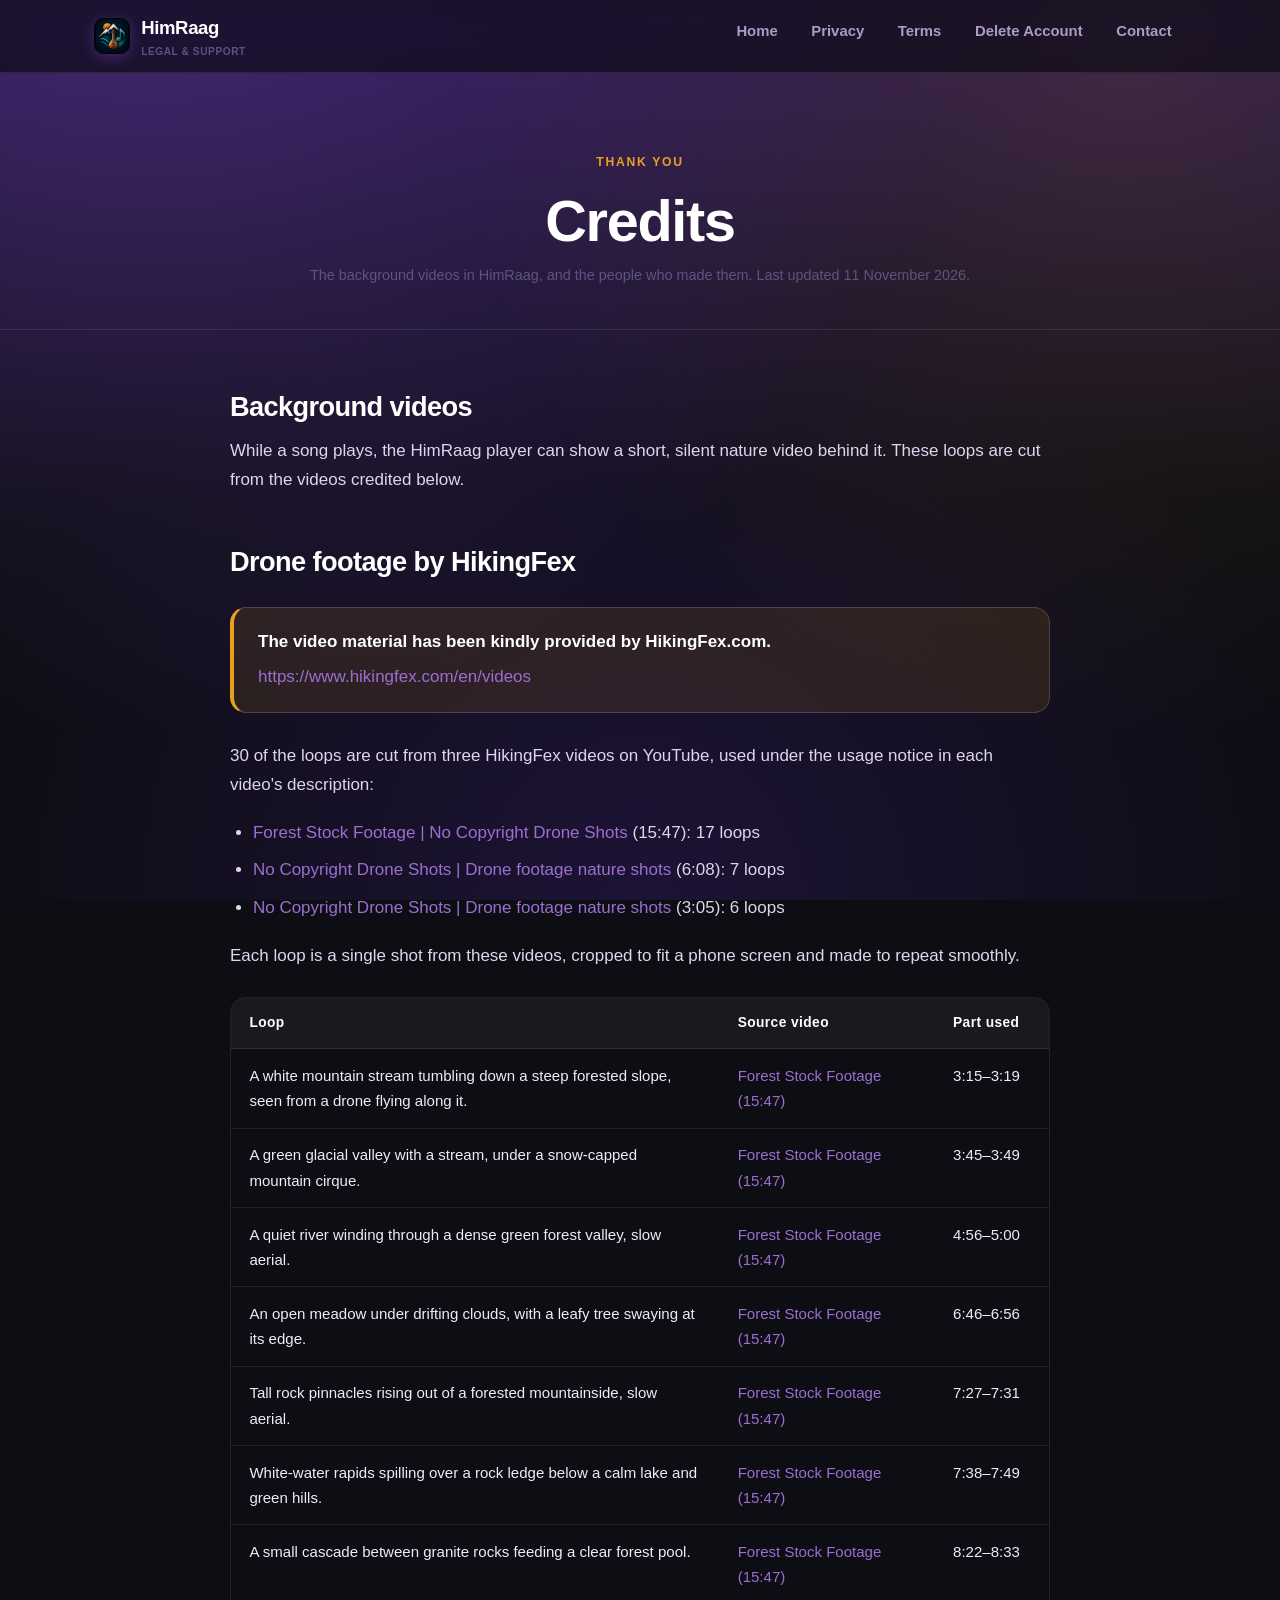
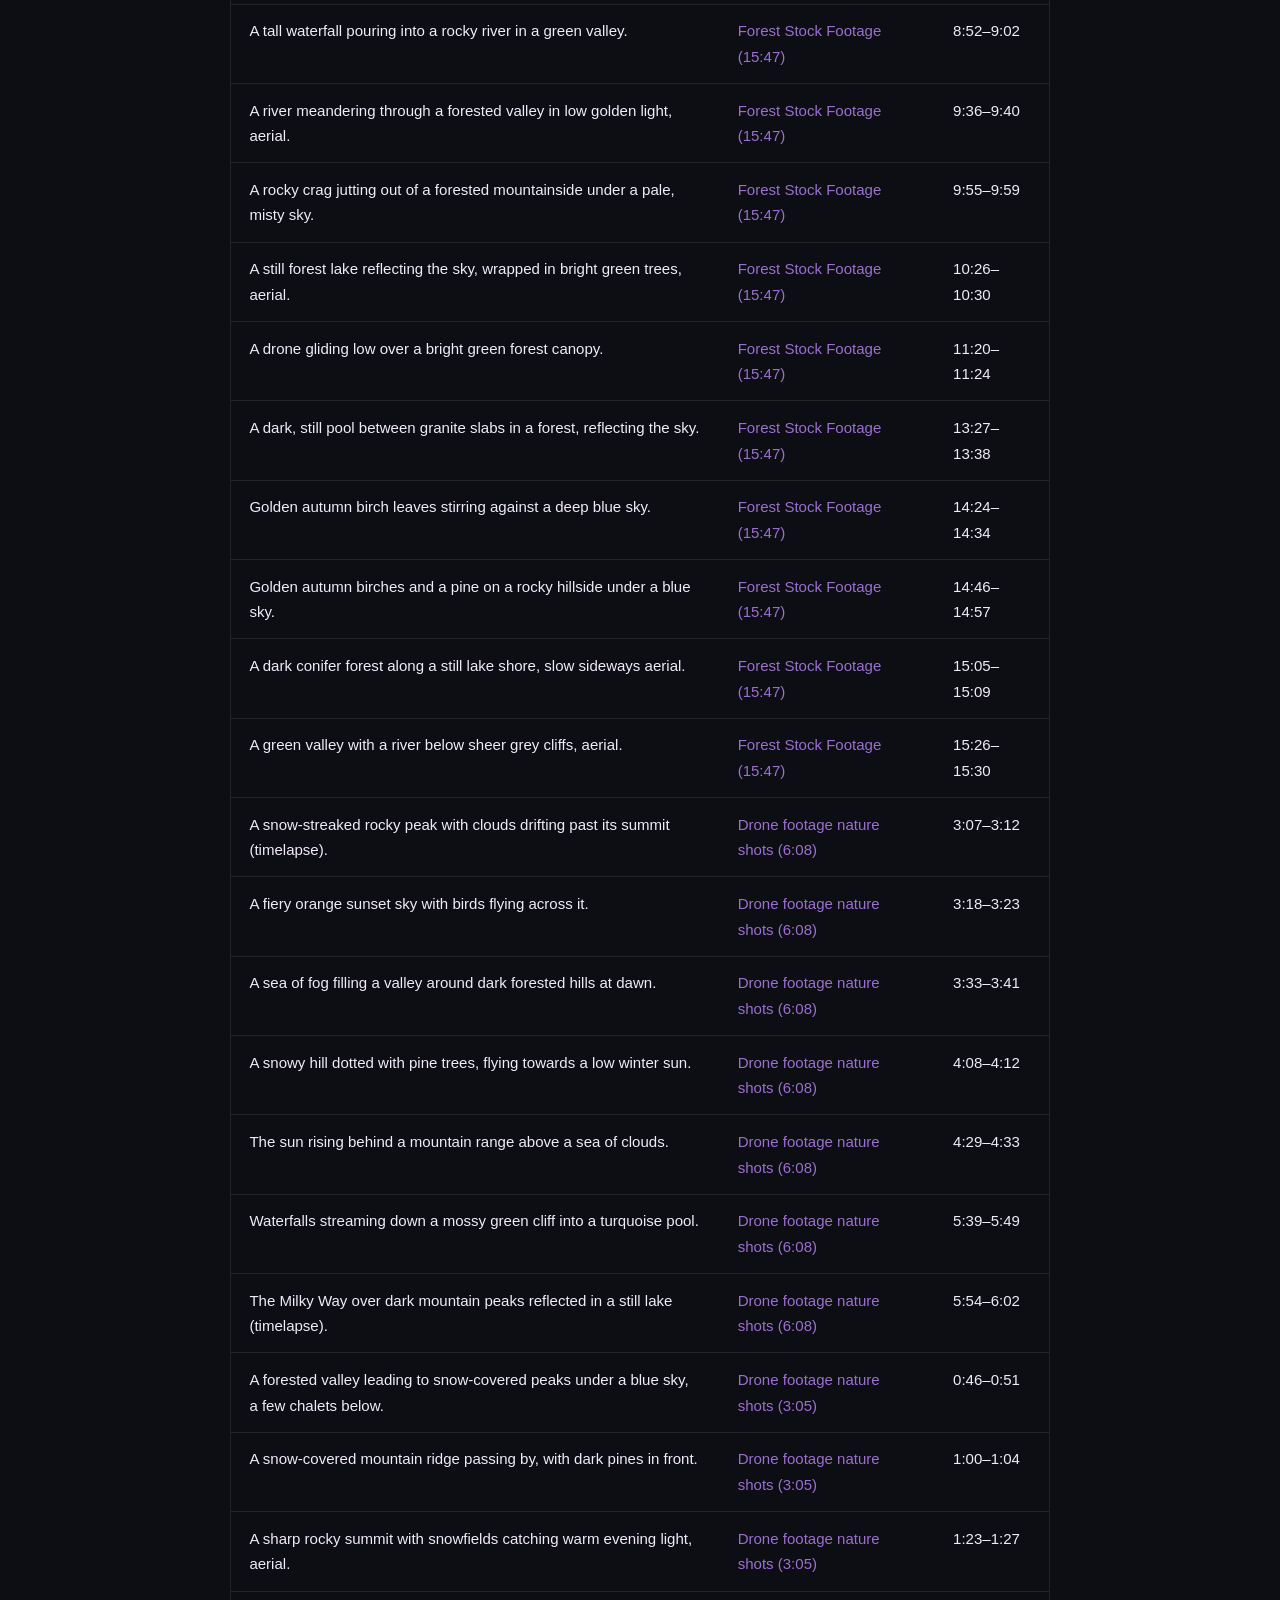
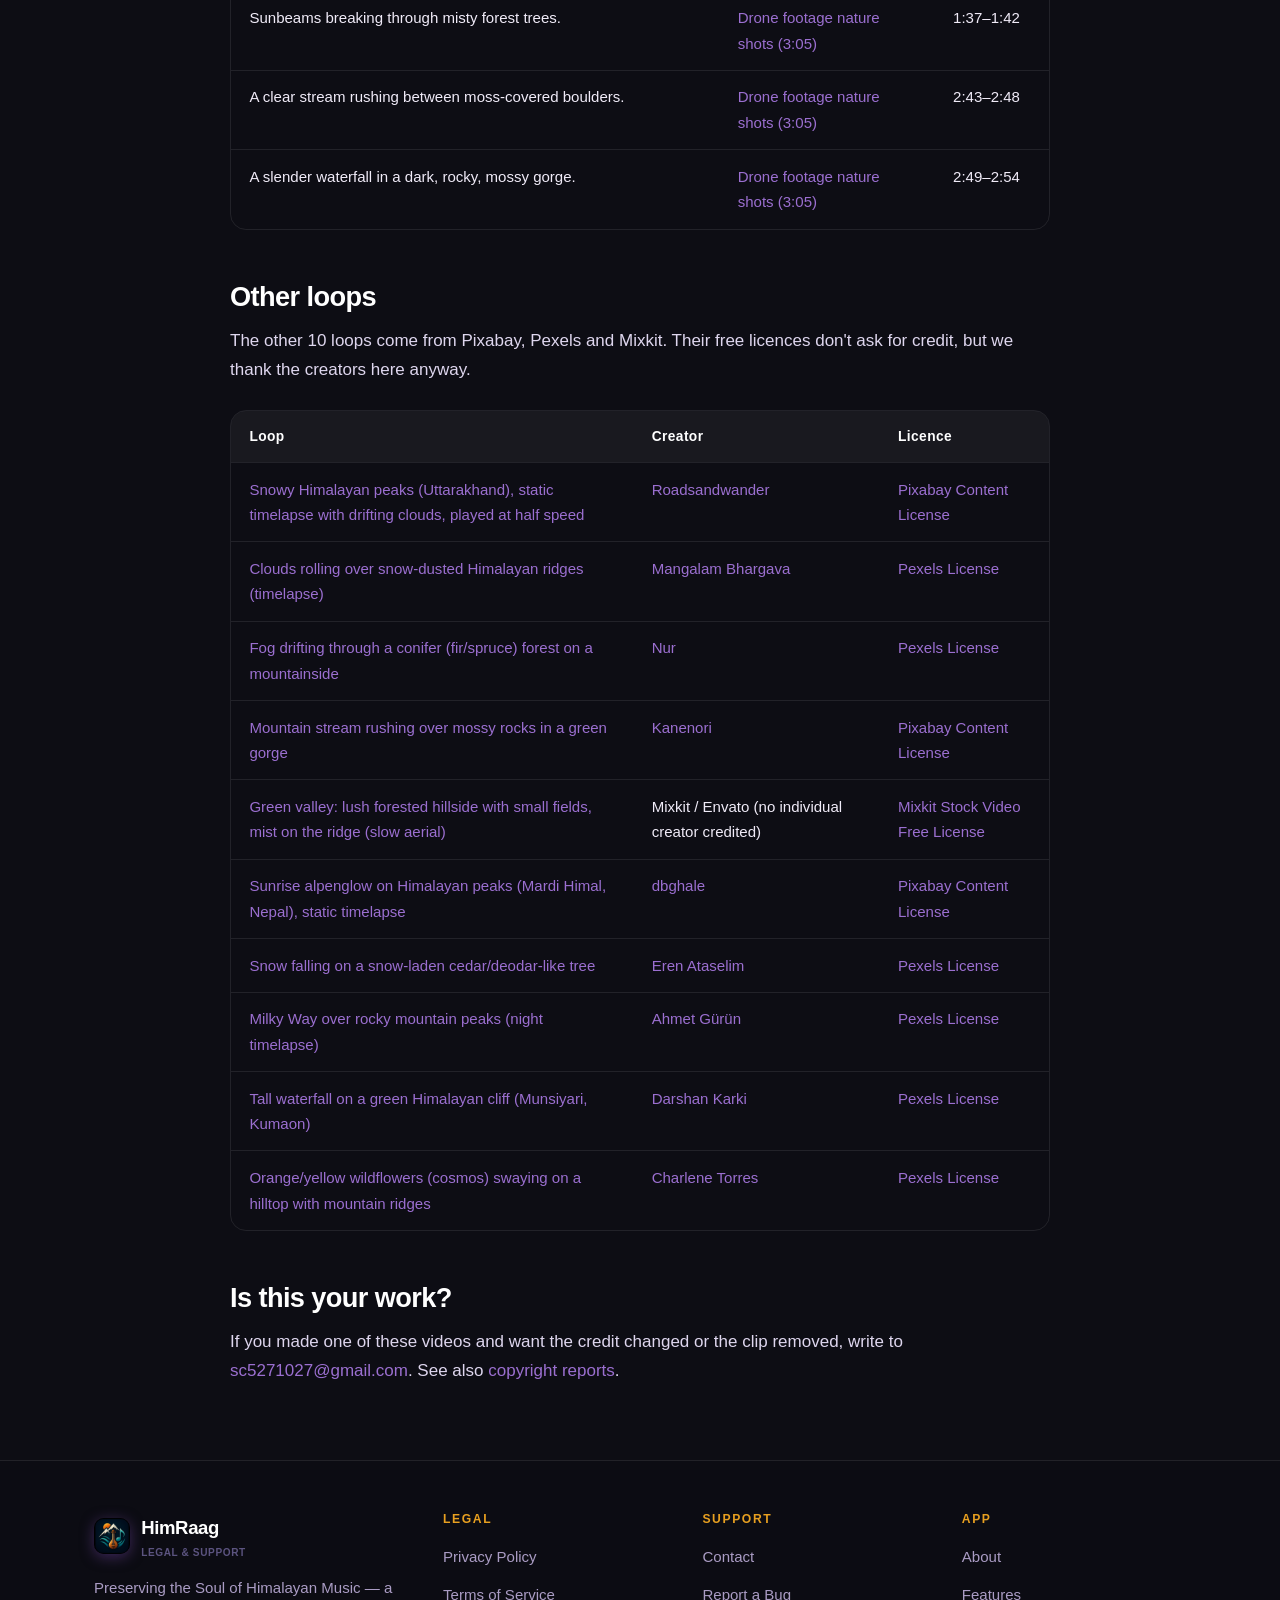
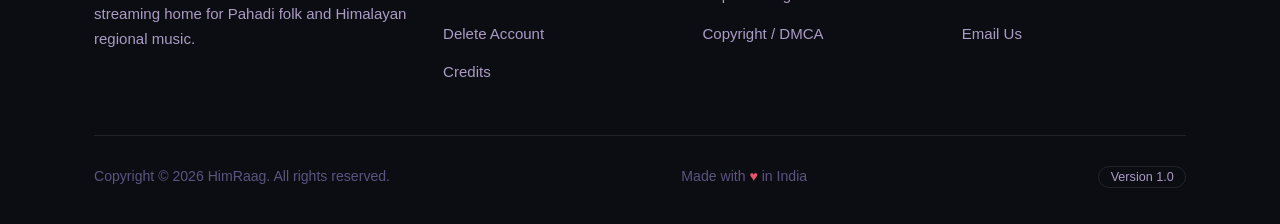
<file: credits.html>
<!DOCTYPE html>
<html lang="en">
<head>
<meta charset="utf-8">
<meta name="viewport" content="width=device-width, initial-scale=1">
<title>Credits — HimRaag</title>
<meta name="description" content="Credits for the background videos in the HimRaag app: drone footage kindly provided by HikingFex.com, and nature clips from Pixabay, Pexels and Mixkit.">
<meta name="keywords" content="HimRaag credits, background videos, HikingFex, drone footage, Pixabay, Pexels, Mixkit">
<meta name="author" content="Sumit Chauhan">
<meta name="theme-color" content="#0D0D14">
<link rel="canonical" href="https://gosling-dude.github.io/himraag-legal/credits.html">

<meta property="og:type" content="website">
<meta property="og:site_name" content="HimRaag">
<meta property="og:title" content="Credits — HimRaag">
<meta property="og:description" content="Credits for the background videos in the HimRaag app: drone footage kindly provided by HikingFex.com, and nature clips from Pixabay, Pexels and Mixkit.">
<meta property="og:url" content="https://gosling-dude.github.io/himraag-legal/credits.html">
<meta property="og:image" content="https://gosling-dude.github.io/himraag-legal/assets/images/logo.png">
<meta property="og:locale" content="en_IN">

<meta name="twitter:card" content="summary">
<meta name="twitter:title" content="Credits — HimRaag">
<meta name="twitter:description" content="Credits for the background videos in the HimRaag app: drone footage kindly provided by HikingFex.com, and nature clips from Pixabay, Pexels and Mixkit.">
<meta name="twitter:image" content="https://gosling-dude.github.io/himraag-legal/assets/images/logo.png">

<link rel="icon" href="assets/images/logo.png" type="image/png">
<link rel="apple-touch-icon" href="assets/images/logo.png">
<link rel="stylesheet" href="assets/css/style.css">
</head>
<body>
<a class="skip-link" href="#main">Skip to content</a>

<header class="site-header">
  <div class="container">
    <nav class="nav" aria-label="Primary">
      <a class="brand" href="index.html">
        <img src="assets/images/logo.png" alt="" width="36" height="36">
        <span>HimRaag<small>Legal &amp; Support</small></span>
      </a>
      <input type="checkbox" id="nav-toggle" class="nav-toggle" aria-label="Toggle navigation menu">
      <label for="nav-toggle" class="nav-toggle-label"><span></span></label>
      <ul class="nav-links">
        <li><a href="index.html">Home</a></li>
        <li><a href="privacy.html">Privacy</a></li>
        <li><a href="terms.html">Terms</a></li>
        <li><a href="delete-account.html">Delete Account</a></li>
        <li><a href="contact.html">Contact</a></li>
      </ul>
    </nav>
  </div>
</header>

<main id="main">

  <div class="page-header">
    <div class="container">
      <span class="eyebrow">Thank you</span>
      <h1>Credits</h1>
      <p class="meta">The background videos in HimRaag, and the people who made them. Last updated 11 November 2026.</p>
    </div>
  </div>

  <div class="container">
    <article class="prose">

      <h2 id="videos">Background videos</h2>
      <p>
        While a song plays, the HimRaag player can show a short, silent nature video behind it. These
        loops are cut from the videos credited below.
      </p>

      <h2 id="hikingfex">Drone footage by HikingFex</h2>
      <div class="callout callout--gold">
        <strong>The video material has been kindly provided by HikingFex.com.</strong>
        <p><a href="https://www.hikingfex.com/en/videos" rel="noopener noreferrer" target="_blank">https://www.hikingfex.com/en/videos</a></p>
      </div>
      <p>
        30 of the loops are cut from three HikingFex videos on YouTube, used under the usage notice in
        each video's description:
      </p>
      <ul>
        <li><a href="https://www.youtube.com/watch?v=IOztMMw7XTA" rel="noopener noreferrer" target="_blank">Forest Stock Footage | No Copyright Drone Shots</a> (15:47): 17 loops</li>
        <li><a href="https://www.youtube.com/watch?v=cEHP_LeBeyQ" rel="noopener noreferrer" target="_blank">No Copyright Drone Shots | Drone footage nature shots</a> (6:08): 7 loops</li>
        <li><a href="https://www.youtube.com/watch?v=iUtnZpzkbG8" rel="noopener noreferrer" target="_blank">No Copyright Drone Shots | Drone footage nature shots</a> (3:05): 6 loops</li>
      </ul>
      <p>Each loop is a single shot from these videos, cropped to fit a phone screen and made to repeat smoothly.</p>
      <div class="table-wrap">
        <table>
          <caption class="sr-only">The 30 HikingFex loops and the part of each video they come from</caption>
          <thead>
            <tr><th scope="col">Loop</th><th scope="col">Source video</th><th scope="col">Part used</th></tr>
          </thead>
          <tbody>
            <tr><td>A white mountain stream tumbling down a steep forested slope, seen from a drone flying along it.</td><td><a href="https://www.youtube.com/watch?v=IOztMMw7XTA" rel="noopener noreferrer" target="_blank">Forest Stock Footage (15:47)</a></td><td>3:15&ndash;3:19</td></tr>
            <tr><td>A green glacial valley with a stream, under a snow-capped mountain cirque.</td><td><a href="https://www.youtube.com/watch?v=IOztMMw7XTA" rel="noopener noreferrer" target="_blank">Forest Stock Footage (15:47)</a></td><td>3:45&ndash;3:49</td></tr>
            <tr><td>A quiet river winding through a dense green forest valley, slow aerial.</td><td><a href="https://www.youtube.com/watch?v=IOztMMw7XTA" rel="noopener noreferrer" target="_blank">Forest Stock Footage (15:47)</a></td><td>4:56&ndash;5:00</td></tr>
            <tr><td>An open meadow under drifting clouds, with a leafy tree swaying at its edge.</td><td><a href="https://www.youtube.com/watch?v=IOztMMw7XTA" rel="noopener noreferrer" target="_blank">Forest Stock Footage (15:47)</a></td><td>6:46&ndash;6:56</td></tr>
            <tr><td>Tall rock pinnacles rising out of a forested mountainside, slow aerial.</td><td><a href="https://www.youtube.com/watch?v=IOztMMw7XTA" rel="noopener noreferrer" target="_blank">Forest Stock Footage (15:47)</a></td><td>7:27&ndash;7:31</td></tr>
            <tr><td>White-water rapids spilling over a rock ledge below a calm lake and green hills.</td><td><a href="https://www.youtube.com/watch?v=IOztMMw7XTA" rel="noopener noreferrer" target="_blank">Forest Stock Footage (15:47)</a></td><td>7:38&ndash;7:49</td></tr>
            <tr><td>A small cascade between granite rocks feeding a clear forest pool.</td><td><a href="https://www.youtube.com/watch?v=IOztMMw7XTA" rel="noopener noreferrer" target="_blank">Forest Stock Footage (15:47)</a></td><td>8:22&ndash;8:33</td></tr>
            <tr><td>A tall waterfall pouring into a rocky river in a green valley.</td><td><a href="https://www.youtube.com/watch?v=IOztMMw7XTA" rel="noopener noreferrer" target="_blank">Forest Stock Footage (15:47)</a></td><td>8:52&ndash;9:02</td></tr>
            <tr><td>A river meandering through a forested valley in low golden light, aerial.</td><td><a href="https://www.youtube.com/watch?v=IOztMMw7XTA" rel="noopener noreferrer" target="_blank">Forest Stock Footage (15:47)</a></td><td>9:36&ndash;9:40</td></tr>
            <tr><td>A rocky crag jutting out of a forested mountainside under a pale, misty sky.</td><td><a href="https://www.youtube.com/watch?v=IOztMMw7XTA" rel="noopener noreferrer" target="_blank">Forest Stock Footage (15:47)</a></td><td>9:55&ndash;9:59</td></tr>
            <tr><td>A still forest lake reflecting the sky, wrapped in bright green trees, aerial.</td><td><a href="https://www.youtube.com/watch?v=IOztMMw7XTA" rel="noopener noreferrer" target="_blank">Forest Stock Footage (15:47)</a></td><td>10:26&ndash;10:30</td></tr>
            <tr><td>A drone gliding low over a bright green forest canopy.</td><td><a href="https://www.youtube.com/watch?v=IOztMMw7XTA" rel="noopener noreferrer" target="_blank">Forest Stock Footage (15:47)</a></td><td>11:20&ndash;11:24</td></tr>
            <tr><td>A dark, still pool between granite slabs in a forest, reflecting the sky.</td><td><a href="https://www.youtube.com/watch?v=IOztMMw7XTA" rel="noopener noreferrer" target="_blank">Forest Stock Footage (15:47)</a></td><td>13:27&ndash;13:38</td></tr>
            <tr><td>Golden autumn birch leaves stirring against a deep blue sky.</td><td><a href="https://www.youtube.com/watch?v=IOztMMw7XTA" rel="noopener noreferrer" target="_blank">Forest Stock Footage (15:47)</a></td><td>14:24&ndash;14:34</td></tr>
            <tr><td>Golden autumn birches and a pine on a rocky hillside under a blue sky.</td><td><a href="https://www.youtube.com/watch?v=IOztMMw7XTA" rel="noopener noreferrer" target="_blank">Forest Stock Footage (15:47)</a></td><td>14:46&ndash;14:57</td></tr>
            <tr><td>A dark conifer forest along a still lake shore, slow sideways aerial.</td><td><a href="https://www.youtube.com/watch?v=IOztMMw7XTA" rel="noopener noreferrer" target="_blank">Forest Stock Footage (15:47)</a></td><td>15:05&ndash;15:09</td></tr>
            <tr><td>A green valley with a river below sheer grey cliffs, aerial.</td><td><a href="https://www.youtube.com/watch?v=IOztMMw7XTA" rel="noopener noreferrer" target="_blank">Forest Stock Footage (15:47)</a></td><td>15:26&ndash;15:30</td></tr>
            <tr><td>A snow-streaked rocky peak with clouds drifting past its summit (timelapse).</td><td><a href="https://www.youtube.com/watch?v=cEHP_LeBeyQ" rel="noopener noreferrer" target="_blank">Drone footage nature shots (6:08)</a></td><td>3:07&ndash;3:12</td></tr>
            <tr><td>A fiery orange sunset sky with birds flying across it.</td><td><a href="https://www.youtube.com/watch?v=cEHP_LeBeyQ" rel="noopener noreferrer" target="_blank">Drone footage nature shots (6:08)</a></td><td>3:18&ndash;3:23</td></tr>
            <tr><td>A sea of fog filling a valley around dark forested hills at dawn.</td><td><a href="https://www.youtube.com/watch?v=cEHP_LeBeyQ" rel="noopener noreferrer" target="_blank">Drone footage nature shots (6:08)</a></td><td>3:33&ndash;3:41</td></tr>
            <tr><td>A snowy hill dotted with pine trees, flying towards a low winter sun.</td><td><a href="https://www.youtube.com/watch?v=cEHP_LeBeyQ" rel="noopener noreferrer" target="_blank">Drone footage nature shots (6:08)</a></td><td>4:08&ndash;4:12</td></tr>
            <tr><td>The sun rising behind a mountain range above a sea of clouds.</td><td><a href="https://www.youtube.com/watch?v=cEHP_LeBeyQ" rel="noopener noreferrer" target="_blank">Drone footage nature shots (6:08)</a></td><td>4:29&ndash;4:33</td></tr>
            <tr><td>Waterfalls streaming down a mossy green cliff into a turquoise pool.</td><td><a href="https://www.youtube.com/watch?v=cEHP_LeBeyQ" rel="noopener noreferrer" target="_blank">Drone footage nature shots (6:08)</a></td><td>5:39&ndash;5:49</td></tr>
            <tr><td>The Milky Way over dark mountain peaks reflected in a still lake (timelapse).</td><td><a href="https://www.youtube.com/watch?v=cEHP_LeBeyQ" rel="noopener noreferrer" target="_blank">Drone footage nature shots (6:08)</a></td><td>5:54&ndash;6:02</td></tr>
            <tr><td>A forested valley leading to snow-covered peaks under a blue sky, a few chalets below.</td><td><a href="https://www.youtube.com/watch?v=iUtnZpzkbG8" rel="noopener noreferrer" target="_blank">Drone footage nature shots (3:05)</a></td><td>0:46&ndash;0:51</td></tr>
            <tr><td>A snow-covered mountain ridge passing by, with dark pines in front.</td><td><a href="https://www.youtube.com/watch?v=iUtnZpzkbG8" rel="noopener noreferrer" target="_blank">Drone footage nature shots (3:05)</a></td><td>1:00&ndash;1:04</td></tr>
            <tr><td>A sharp rocky summit with snowfields catching warm evening light, aerial.</td><td><a href="https://www.youtube.com/watch?v=iUtnZpzkbG8" rel="noopener noreferrer" target="_blank">Drone footage nature shots (3:05)</a></td><td>1:23&ndash;1:27</td></tr>
            <tr><td>Sunbeams breaking through misty forest trees.</td><td><a href="https://www.youtube.com/watch?v=iUtnZpzkbG8" rel="noopener noreferrer" target="_blank">Drone footage nature shots (3:05)</a></td><td>1:37&ndash;1:42</td></tr>
            <tr><td>A clear stream rushing between moss-covered boulders.</td><td><a href="https://www.youtube.com/watch?v=iUtnZpzkbG8" rel="noopener noreferrer" target="_blank">Drone footage nature shots (3:05)</a></td><td>2:43&ndash;2:48</td></tr>
            <tr><td>A slender waterfall in a dark, rocky, mossy gorge.</td><td><a href="https://www.youtube.com/watch?v=iUtnZpzkbG8" rel="noopener noreferrer" target="_blank">Drone footage nature shots (3:05)</a></td><td>2:49&ndash;2:54</td></tr>
          </tbody>
        </table>
      </div>

      <h2 id="other">Other loops</h2>
      <p>
        The other 10 loops come from Pixabay, Pexels and Mixkit. Their free licences don't ask for
        credit, but we thank the creators here anyway.
      </p>
      <div class="table-wrap">
        <table>
          <caption class="sr-only">The 10 other loops, their creators and licences</caption>
          <thead>
            <tr><th scope="col">Loop</th><th scope="col">Creator</th><th scope="col">Licence</th></tr>
          </thead>
          <tbody>
            <tr><td><a href="https://pixabay.com/videos/mountains-nature-landscape-india-280218/" rel="noopener noreferrer" target="_blank">Snowy Himalayan peaks (Uttarakhand), static timelapse with drifting clouds, played at half speed</a></td><td><a href="https://pixabay.com/users/roadsandwander-49536919/" rel="noopener noreferrer" target="_blank">Roadsandwander</a></td><td><a href="https://pixabay.com/service/license-summary/" rel="noopener noreferrer" target="_blank">Pixabay Content License</a></td></tr>
            <tr><td><a href="https://www.pexels.com/video/majestic-himalayan-mountain-timelapse-38246027/" rel="noopener noreferrer" target="_blank">Clouds rolling over snow-dusted Himalayan ridges (timelapse)</a></td><td><a href="https://www.pexels.com/@mangalam-bhargava-852630295/" rel="noopener noreferrer" target="_blank">Mangalam Bhargava</a></td><td><a href="https://www.pexels.com/license/" rel="noopener noreferrer" target="_blank">Pexels License</a></td></tr>
            <tr><td><a href="https://www.pexels.com/video/misty-evergreen-forest-on-a-cloudy-day-36111693/" rel="noopener noreferrer" target="_blank">Fog drifting through a conifer (fir/spruce) forest on a mountainside</a></td><td><a href="https://www.pexels.com/@nur-2157527883/" rel="noopener noreferrer" target="_blank">Nur</a></td><td><a href="https://www.pexels.com/license/" rel="noopener noreferrer" target="_blank">Pexels License</a></td></tr>
            <tr><td><a href="https://pixabay.com/videos/waterfall-mountain-stream-flow-228847/" rel="noopener noreferrer" target="_blank">Mountain stream rushing over mossy rocks in a green gorge</a></td><td><a href="https://pixabay.com/users/kanenori-4749850/" rel="noopener noreferrer" target="_blank">Kanenori</a></td><td><a href="https://pixabay.com/service/license-summary/" rel="noopener noreferrer" target="_blank">Pixabay Content License</a></td></tr>
            <tr><td><a href="https://mixkit.co/free-stock-video/lush-green-mountains-under-cloudy-skies-100415/" rel="noopener noreferrer" target="_blank">Green valley: lush forested hillside with small fields, mist on the ridge (slow aerial)</a></td><td>Mixkit / Envato (no individual creator credited)</td><td><a href="https://mixkit.co/license/#videoFree" rel="noopener noreferrer" target="_blank">Mixkit Stock Video Free License</a></td></tr>
            <tr><td><a href="https://pixabay.com/videos/mountain-sunrise-nepal-mardi-153821/" rel="noopener noreferrer" target="_blank">Sunrise alpenglow on Himalayan peaks (Mardi Himal, Nepal), static timelapse</a></td><td><a href="https://pixabay.com/users/dbghale-34240134/" rel="noopener noreferrer" target="_blank">dbghale</a></td><td><a href="https://pixabay.com/service/license-summary/" rel="noopener noreferrer" target="_blank">Pixabay Content License</a></td></tr>
            <tr><td><a href="https://www.pexels.com/video/serene-snowfall-on-evergreen-trees-in-winter-30862936/" rel="noopener noreferrer" target="_blank">Snow falling on a snow-laden cedar/deodar-like tree</a></td><td><a href="https://www.pexels.com/@eren/" rel="noopener noreferrer" target="_blank">Eren Ataselim</a></td><td><a href="https://www.pexels.com/license/" rel="noopener noreferrer" target="_blank">Pexels License</a></td></tr>
            <tr><td><a href="https://www.pexels.com/video/stunning-night-sky-with-milky-way-over-mountains-33475549/" rel="noopener noreferrer" target="_blank">Milky Way over rocky mountain peaks (night timelapse)</a></td><td><a href="https://www.pexels.com/@ahmetgurun/" rel="noopener noreferrer" target="_blank">Ahmet Gürün</a></td><td><a href="https://www.pexels.com/license/" rel="noopener noreferrer" target="_blank">Pexels License</a></td></tr>
            <tr><td><a href="https://www.pexels.com/video/majestic-waterfall-in-the-himalayas-38840179/" rel="noopener noreferrer" target="_blank">Tall waterfall on a green Himalayan cliff (Munsiyari, Kumaon)</a></td><td><a href="https://www.pexels.com/@itskarkii/" rel="noopener noreferrer" target="_blank">Darshan Karki</a></td><td><a href="https://www.pexels.com/license/" rel="noopener noreferrer" target="_blank">Pexels License</a></td></tr>
            <tr><td><a href="https://www.pexels.com/video/vibrant-wildflowers-in-mountain-landscape-34343259/" rel="noopener noreferrer" target="_blank">Orange/yellow wildflowers (cosmos) swaying on a hilltop with mountain ridges</a></td><td><a href="https://www.pexels.com/@charlene-torres-519760545/" rel="noopener noreferrer" target="_blank">Charlene Torres</a></td><td><a href="https://www.pexels.com/license/" rel="noopener noreferrer" target="_blank">Pexels License</a></td></tr>
          </tbody>
        </table>
      </div>

      <h2 id="your-work">Is this your work?</h2>
      <p>
        If you made one of these videos and want the credit changed or the clip removed, write to
        <a href="mailto:sc5271027@gmail.com">sc5271027@gmail.com</a>. See also
        <a href="contact.html#dmca">copyright reports</a>.
      </p>

    </article>
  </div>

</main>

<footer class="site-footer">
  <div class="container">
    <div class="footer-top">
      <div class="footer-brand">
        <a class="brand" href="index.html">
          <img src="assets/images/logo.png" alt="" width="36" height="36">
          <span>HimRaag<small>Legal &amp; Support</small></span>
        </a>
        <p>Preserving the Soul of Himalayan Music &mdash; a streaming home for Pahadi folk and Himalayan regional music.</p>
      </div>

      <div class="footer-col">
        <h4>Legal</h4>
        <ul>
          <li><a href="privacy.html">Privacy Policy</a></li>
          <li><a href="terms.html">Terms of Service</a></li>
          <li><a href="delete-account.html">Delete Account</a></li>
          <li><a href="credits.html">Credits</a></li>
        </ul>
      </div>

      <div class="footer-col">
        <h4>Support</h4>
        <ul>
          <li><a href="contact.html">Contact</a></li>
          <li><a href="contact.html#bugs">Report a Bug</a></li>
          <li><a href="contact.html#dmca">Copyright / DMCA</a></li>
        </ul>
      </div>

      <div class="footer-col">
        <h4>App</h4>
        <ul>
          <li><a href="index.html#about">About</a></li>
          <li><a href="index.html#features">Features</a></li>
          <li><a href="mailto:sc5271027@gmail.com">Email Us</a></li>
        </ul>
      </div>
    </div>

    <div class="footer-bottom">
      <p>Copyright &copy; <span>2026</span> HimRaag. All rights reserved.</p>
      <p>Made with <span class="heart" aria-hidden="true">&hearts;</span><span class="sr-only"> love</span> in India</p>
      <p><span class="version">Version 1.0</span></p>
    </div>
  </div>
</footer>

</body>
</html>
</file>
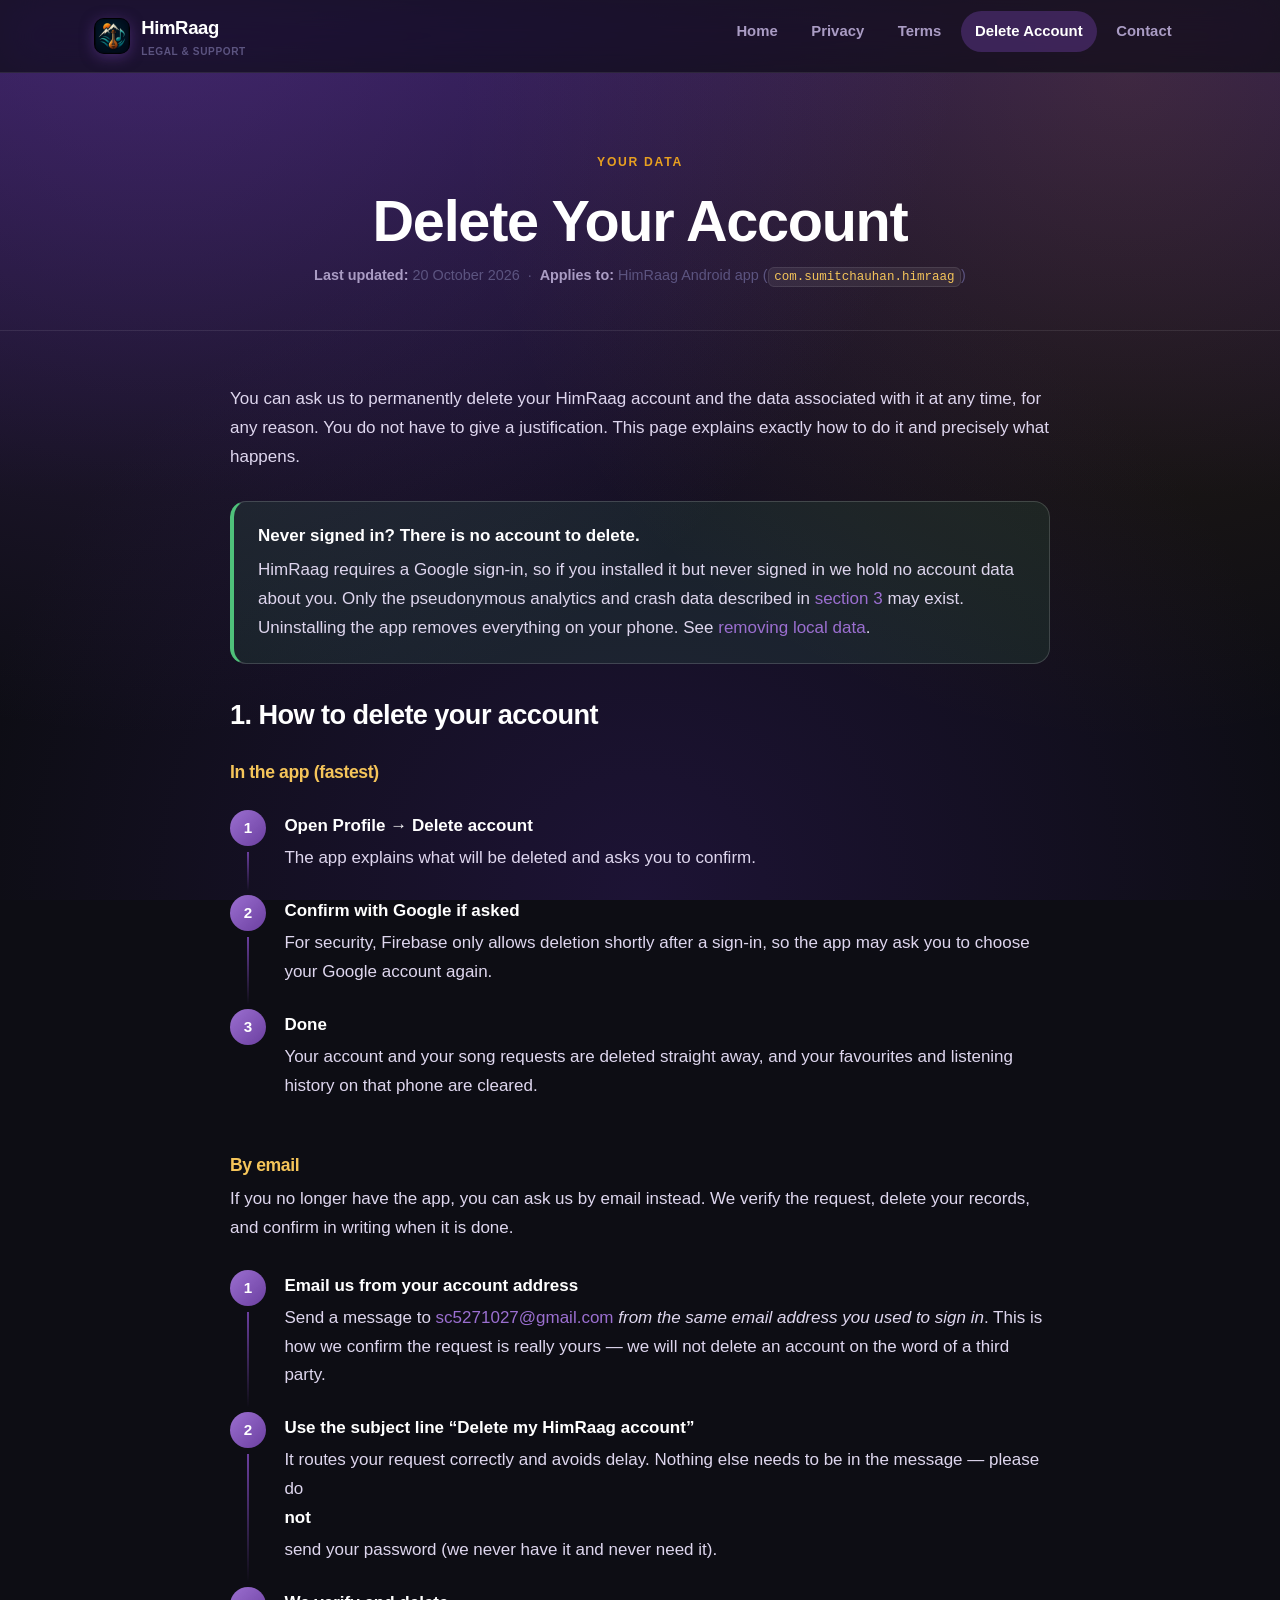
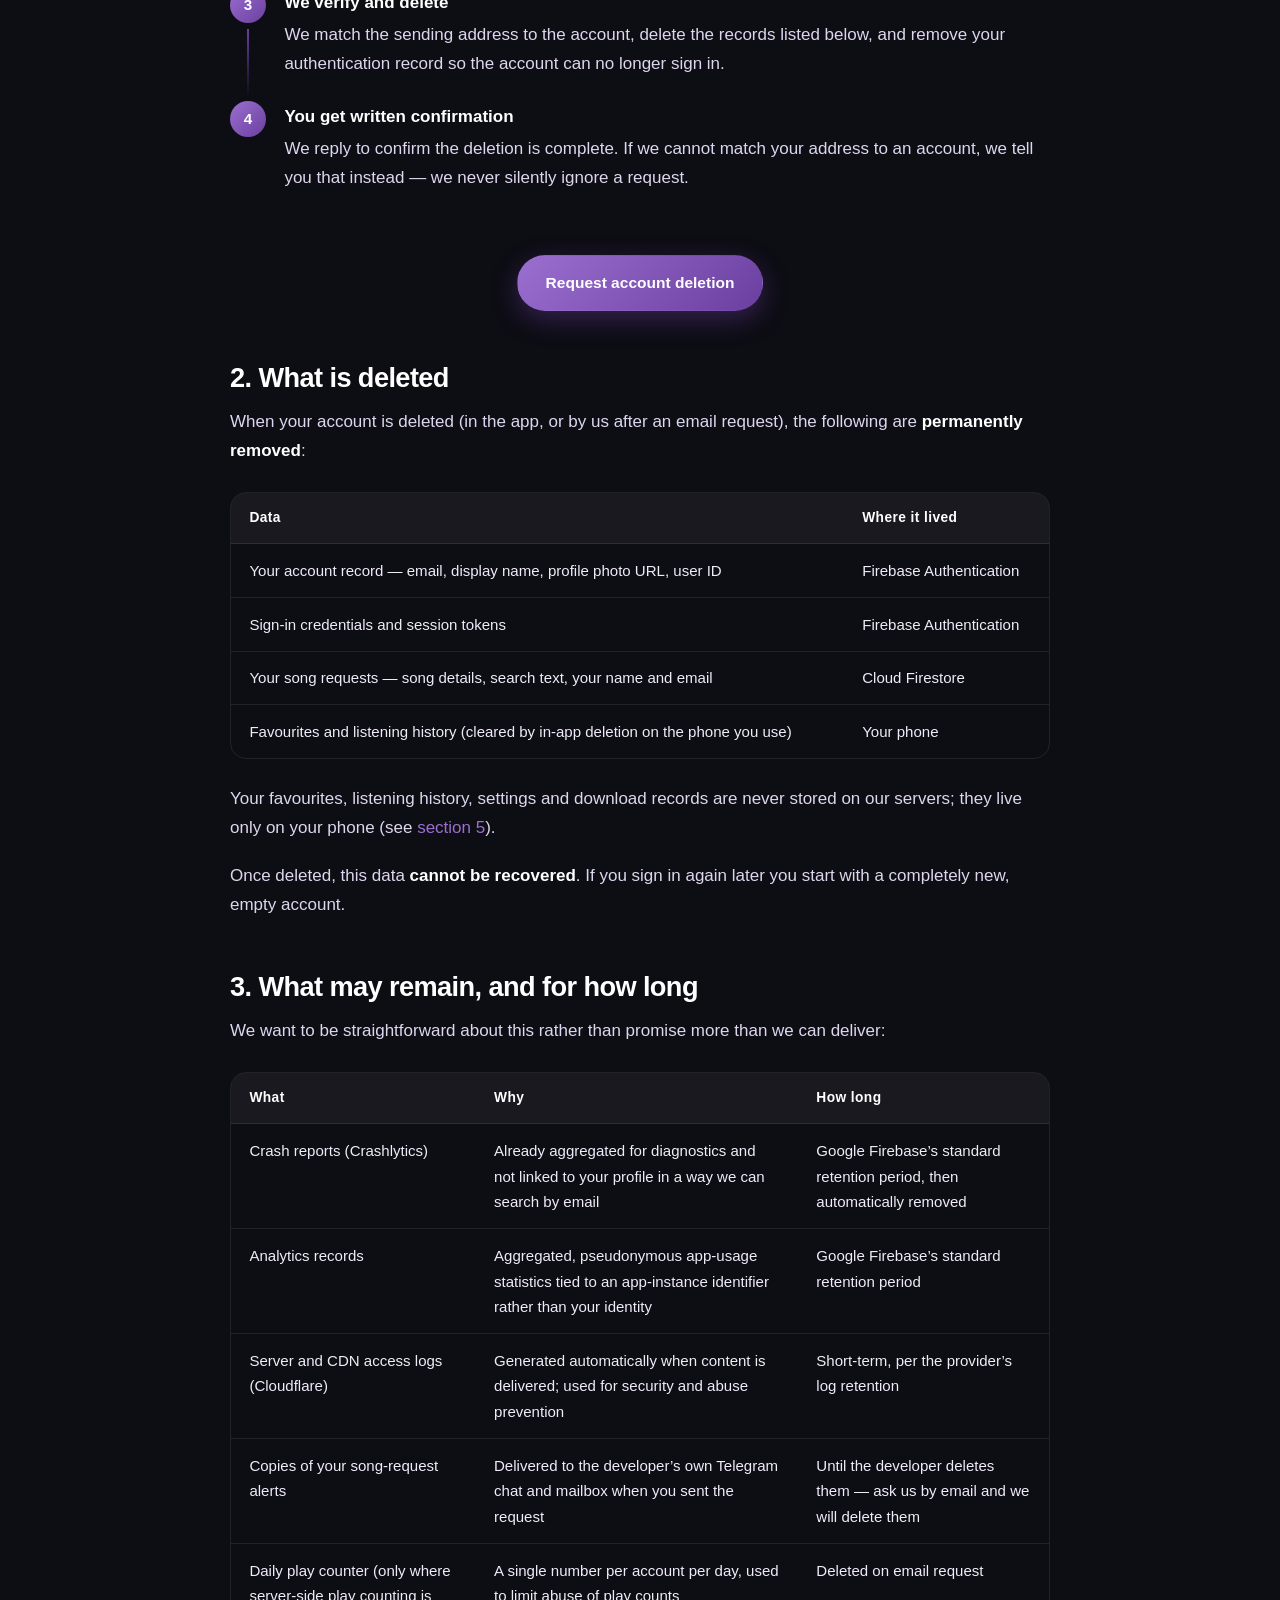
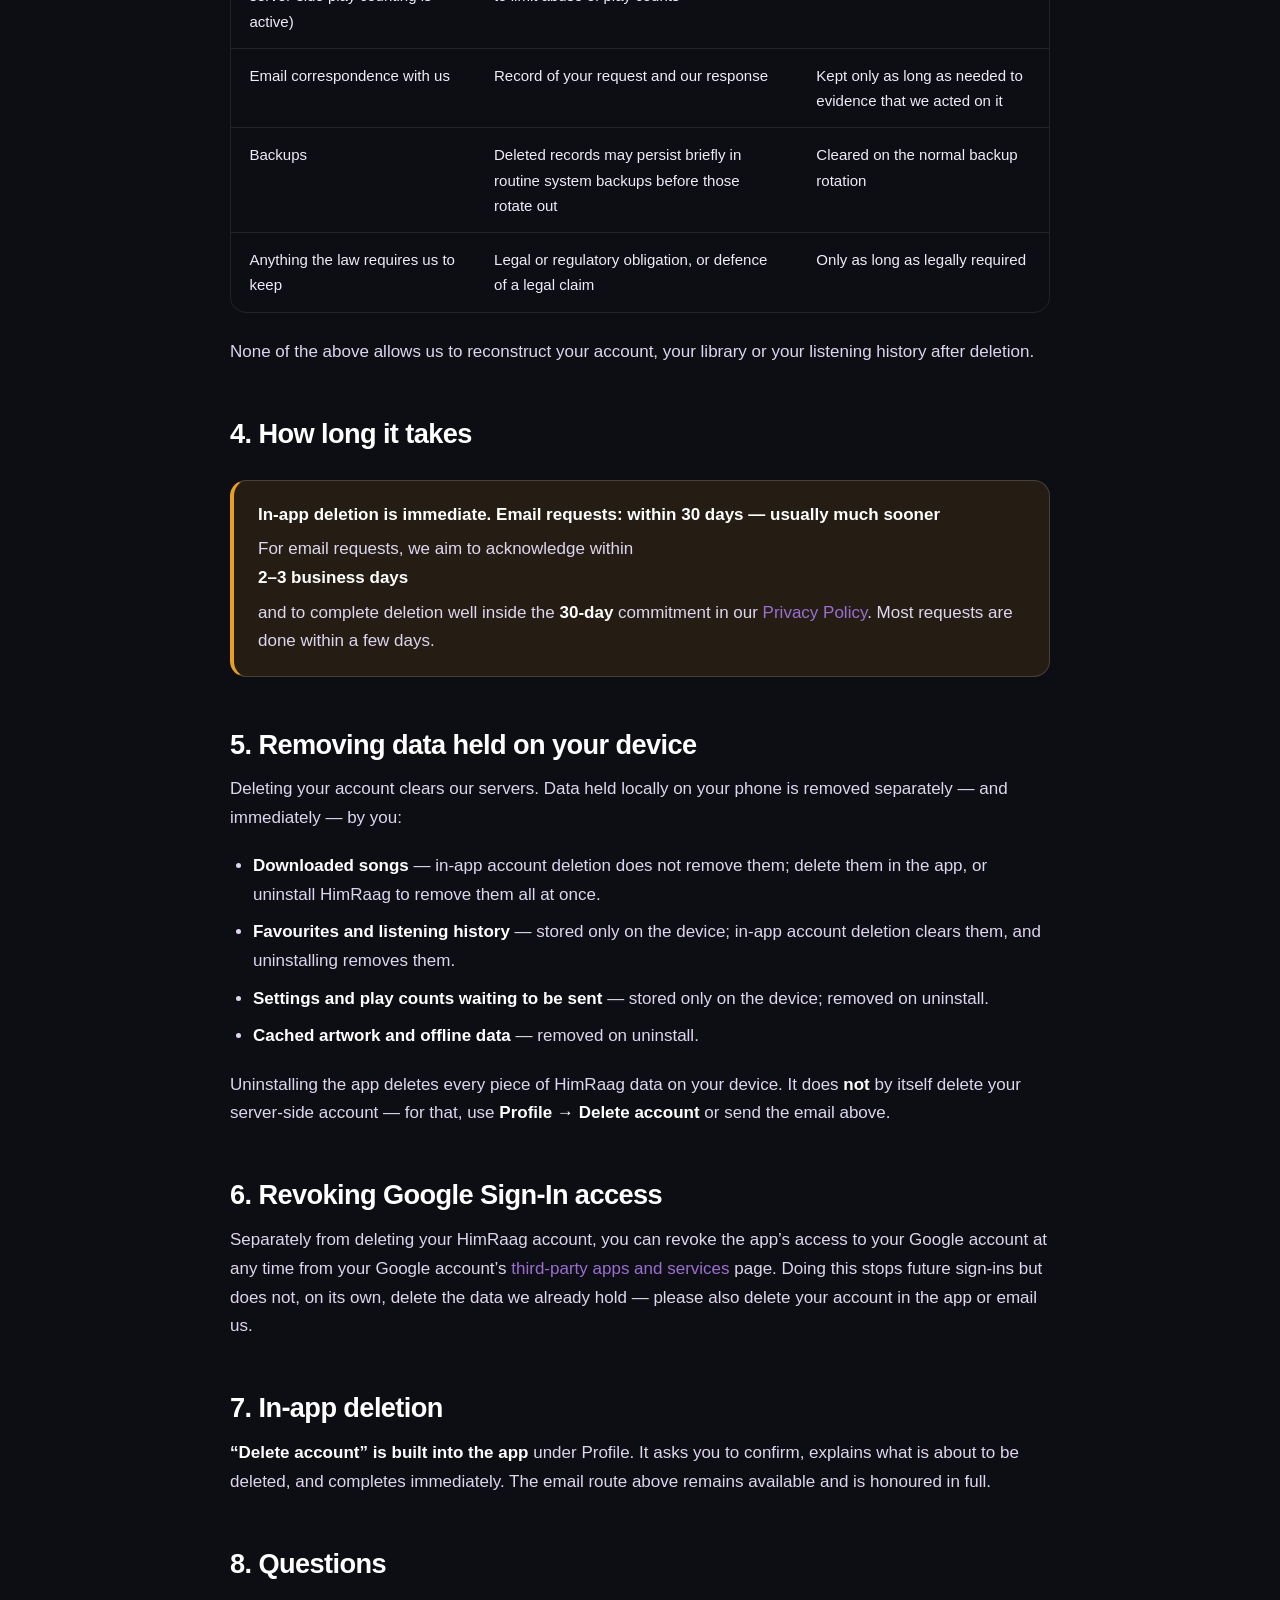
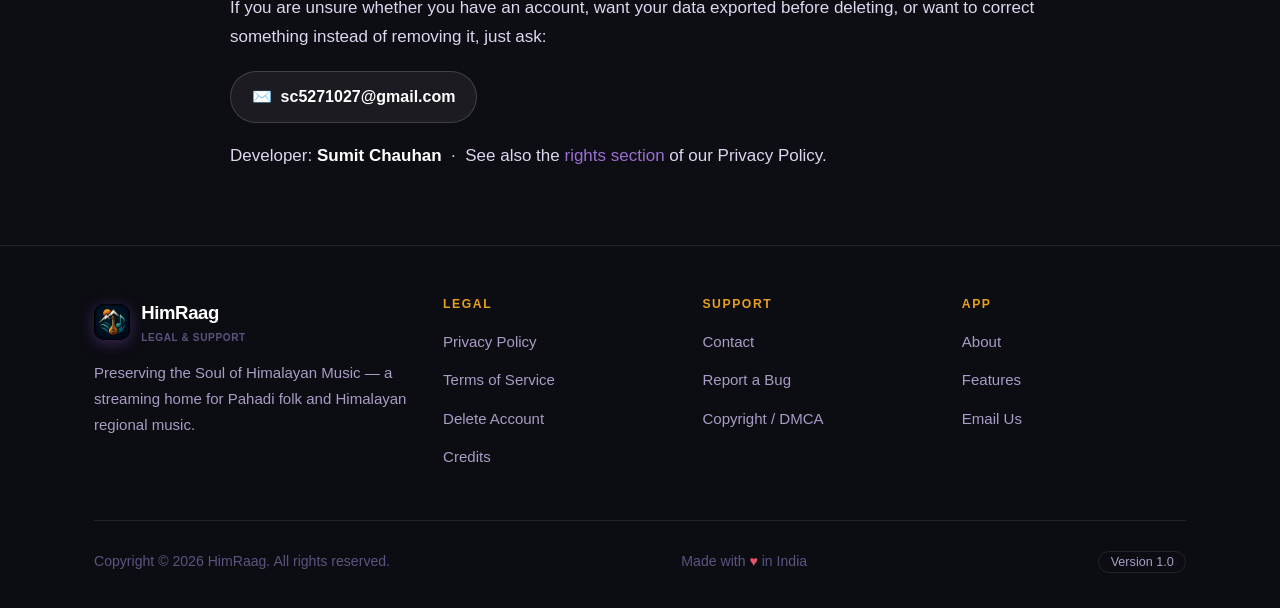
<file: delete-account.html>
<!DOCTYPE html>
<html lang="en">
<head>
<meta charset="utf-8">
<meta name="viewport" content="width=device-width, initial-scale=1">
<title>Delete Your Account — HimRaag</title>
<meta name="description" content="How to permanently delete your HimRaag account and data: what is deleted, what may remain, how long it takes, and how to request deletion by email.">
<meta name="keywords" content="HimRaag delete account, data deletion request, delete my data, account removal, GDPR erasure, Google Play data deletion">
<meta name="author" content="Sumit Chauhan">
<meta name="theme-color" content="#0D0D14">
<link rel="canonical" href="https://gosling-dude.github.io/himraag-legal/delete-account.html">

<meta property="og:type" content="article">
<meta property="og:site_name" content="HimRaag">
<meta property="og:title" content="Delete Your Account — HimRaag">
<meta property="og:description" content="Request permanent deletion of your HimRaag account and data. What gets deleted, what may remain, and how long it takes.">
<meta property="og:url" content="https://gosling-dude.github.io/himraag-legal/delete-account.html">
<meta property="og:image" content="https://gosling-dude.github.io/himraag-legal/assets/images/logo.png">
<meta property="og:locale" content="en_IN">

<meta name="twitter:card" content="summary">
<meta name="twitter:title" content="Delete Your Account — HimRaag">
<meta name="twitter:description" content="Request permanent deletion of your HimRaag account and data.">
<meta name="twitter:image" content="https://gosling-dude.github.io/himraag-legal/assets/images/logo.png">

<link rel="icon" href="assets/images/logo.png" type="image/png">
<link rel="apple-touch-icon" href="assets/images/logo.png">
<link rel="stylesheet" href="assets/css/style.css">
</head>
<body>
<a class="skip-link" href="#main">Skip to content</a>

<header class="site-header">
  <div class="container">
    <nav class="nav" aria-label="Primary">
      <a class="brand" href="index.html">
        <img src="assets/images/logo.png" alt="" width="36" height="36">
        <span>HimRaag<small>Legal &amp; Support</small></span>
      </a>
      <input type="checkbox" id="nav-toggle" class="nav-toggle" aria-label="Toggle navigation menu">
      <label for="nav-toggle" class="nav-toggle-label"><span></span></label>
      <ul class="nav-links">
        <li><a href="index.html">Home</a></li>
        <li><a href="privacy.html">Privacy</a></li>
        <li><a href="terms.html">Terms</a></li>
        <li><a href="delete-account.html" aria-current="page">Delete Account</a></li>
        <li><a href="contact.html">Contact</a></li>
      </ul>
    </nav>
  </div>
</header>

<main id="main">

  <div class="page-header">
    <div class="container">
      <span class="eyebrow">Your data</span>
      <h1>Delete Your Account</h1>
      <p class="meta">
        <strong>Last updated:</strong> 20 October 2026 &nbsp;·&nbsp;
        <strong>Applies to:</strong> HimRaag Android app (<code>com.sumitchauhan.himraag</code>)
      </p>
    </div>
  </div>

  <div class="container">
    <article class="prose">

      <p>
        You can ask us to permanently delete your HimRaag account and the data associated with it at
        any time, for any reason. You do not have to give a justification. This page explains exactly
        how to do it and precisely what happens.
      </p>

      <div class="callout callout--ok">
        <strong>Never signed in? There is no account to delete.</strong>
        <p>
          HimRaag requires a Google sign-in, so if you installed it but never signed in we hold no
          account data about you. Only the pseudonymous analytics and crash data described in
          <a href="#remains">section 3</a> may exist. Uninstalling the app removes everything on
          your phone. See <a href="#local">removing local data</a>.
        </p>
      </div>

      <h2 id="how">1. How to delete your account</h2>

      <h3>In the app (fastest)</h3>
      <ol class="steps">
        <li>
          <strong>Open Profile &rarr; Delete account</strong>
          The app explains what will be deleted and asks you to confirm.
        </li>
        <li>
          <strong>Confirm with Google if asked</strong>
          For security, Firebase only allows deletion shortly after a sign-in, so the app may ask you
          to choose your Google account again.
        </li>
        <li>
          <strong>Done</strong>
          Your account and your song requests are deleted straight away, and your favourites and
          listening history on that phone are cleared.
        </li>
      </ol>

      <h3>By email</h3>
      <p>
        If you no longer have the app, you can ask us by email instead. We verify the request,
        delete your records, and confirm in writing when it is done.
      </p>

      <ol class="steps">
        <li>
          <strong>Email us from your account address</strong>
          Send a message to <a href="mailto:sc5271027@gmail.com?subject=Delete%20my%20HimRaag%20account">sc5271027@gmail.com</a>
          <em>from the same email address you used to sign in</em>. This is how we confirm the
          request is really yours &mdash; we will not delete an account on the word of a third party.
        </li>
        <li>
          <strong>Use the subject line &ldquo;Delete my HimRaag account&rdquo;</strong>
          It routes your request correctly and avoids delay. Nothing else needs to be in the message
          &mdash; please do <strong>not</strong> send your password (we never have it and never need it).
        </li>
        <li>
          <strong>We verify and delete</strong>
          We match the sending address to the account, delete the records listed below, and remove
          your authentication record so the account can no longer sign in.
        </li>
        <li>
          <strong>You get written confirmation</strong>
          We reply to confirm the deletion is complete. If we cannot match your address to an
          account, we tell you that instead &mdash; we never silently ignore a request.
        </li>
      </ol>

      <p style="text-align:center;margin:2.4rem 0">
        <a class="btn btn-primary" href="mailto:sc5271027@gmail.com?subject=Delete%20my%20HimRaag%20account&body=Please%20permanently%20delete%20my%20HimRaag%20account%20and%20associated%20data.%0A%0AI%20am%20sending%20this%20from%20the%20email%20address%20associated%20with%20my%20account.">
          Request account deletion
        </a>
      </p>

      <h2 id="deleted">2. What is deleted</h2>
      <p>
        When your account is deleted (in the app, or by us after an email request), the following
        are <strong>permanently removed</strong>:
      </p>
      <div class="table-wrap">
        <table>
          <caption class="sr-only">Data permanently deleted on request</caption>
          <thead>
            <tr><th scope="col">Data</th><th scope="col">Where it lived</th></tr>
          </thead>
          <tbody>
            <tr><td>Your account record &mdash; email, display name, profile photo URL, user ID</td><td>Firebase Authentication</td></tr>
            <tr><td>Sign-in credentials and session tokens</td><td>Firebase Authentication</td></tr>
            <tr><td>Your song requests &mdash; song details, search text, your name and email</td><td>Cloud Firestore</td></tr>
            <tr><td>Favourites and listening history (cleared by in-app deletion on the phone you use)</td><td>Your phone</td></tr>
          </tbody>
        </table>
      </div>
      <p>
        Your favourites, listening history, settings and download records are never stored on our
        servers; they live only on your phone (see <a href="#local">section 5</a>).
      </p>
      <p>
        Once deleted, this data <strong>cannot be recovered</strong>. If you sign in again later you
        start with a completely new, empty account.
      </p>

      <h2 id="remains">3. What may remain, and for how long</h2>
      <p>
        We want to be straightforward about this rather than promise more than we can deliver:
      </p>
      <div class="table-wrap">
        <table>
          <caption class="sr-only">Data that may persist after account deletion</caption>
          <thead>
            <tr><th scope="col">What</th><th scope="col">Why</th><th scope="col">How long</th></tr>
          </thead>
          <tbody>
            <tr>
              <td>Crash reports (Crashlytics)</td>
              <td>Already aggregated for diagnostics and not linked to your profile in a way we can search by email</td>
              <td>Google Firebase&rsquo;s standard retention period, then automatically removed</td>
            </tr>
            <tr>
              <td>Analytics records</td>
              <td>Aggregated, pseudonymous app-usage statistics tied to an app-instance identifier rather than your identity</td>
              <td>Google Firebase&rsquo;s standard retention period</td>
            </tr>
            <tr>
              <td>Server and CDN access logs (Cloudflare)</td>
              <td>Generated automatically when content is delivered; used for security and abuse prevention</td>
              <td>Short-term, per the provider&rsquo;s log retention</td>
            </tr>
            <tr>
              <td>Copies of your song-request alerts</td>
              <td>Delivered to the developer&rsquo;s own Telegram chat and mailbox when you sent the request</td>
              <td>Until the developer deletes them &mdash; ask us by email and we will delete them</td>
            </tr>
            <tr>
              <td>Daily play counter (only where server-side play counting is active)</td>
              <td>A single number per account per day, used to limit abuse of play counts</td>
              <td>Deleted on email request</td>
            </tr>
            <tr>
              <td>Email correspondence with us</td>
              <td>Record of your request and our response</td>
              <td>Kept only as long as needed to evidence that we acted on it</td>
            </tr>
            <tr>
              <td>Backups</td>
              <td>Deleted records may persist briefly in routine system backups before those rotate out</td>
              <td>Cleared on the normal backup rotation</td>
            </tr>
            <tr>
              <td>Anything the law requires us to keep</td>
              <td>Legal or regulatory obligation, or defence of a legal claim</td>
              <td>Only as long as legally required</td>
            </tr>
          </tbody>
        </table>
      </div>
      <p>
        None of the above allows us to reconstruct your account, your library or your listening
        history after deletion.
      </p>

      <h2 id="time">4. How long it takes</h2>
      <div class="callout callout--gold">
        <strong>In-app deletion is immediate. Email requests: within 30 days &mdash; usually much sooner</strong>
        <p>
          For email requests, we aim to acknowledge within <strong>2&ndash;3 business days</strong> and to
          complete deletion well inside the <strong>30-day</strong> commitment in our
          <a href="privacy.html#rights">Privacy Policy</a>. Most requests are done within a few days.
        </p>
      </div>

      <h2 id="local">5. Removing data held on your device</h2>
      <p>
        Deleting your account clears our servers. Data held locally on your phone is removed
        separately &mdash; and immediately &mdash; by you:
      </p>
      <ul>
        <li><strong>Downloaded songs</strong> &mdash; in-app account deletion does not remove them; delete them in the app, or uninstall HimRaag to remove them all at once.</li>
        <li><strong>Favourites and listening history</strong> &mdash; stored only on the device; in-app account deletion clears them, and uninstalling removes them.</li>
        <li><strong>Settings and play counts waiting to be sent</strong> &mdash; stored only on the device; removed on uninstall.</li>
        <li><strong>Cached artwork and offline data</strong> &mdash; removed on uninstall.</li>
      </ul>
      <p>
        Uninstalling the app deletes every piece of HimRaag data on your device. It does
        <strong>not</strong> by itself delete your server-side account &mdash; for that, use
        <strong>Profile &rarr; Delete account</strong> or send the email above.
      </p>

      <h2 id="google">6. Revoking Google Sign-In access</h2>
      <p>
        Separately from deleting your HimRaag account, you can revoke the app&rsquo;s access to your
        Google account at any time from your Google account&rsquo;s
        <a href="https://myaccount.google.com/permissions" rel="noopener noreferrer" target="_blank">third-party apps and services</a>
        page. Doing this stops future sign-ins but does not, on its own, delete the data we already
        hold &mdash; please also delete your account in the app or email us.
      </p>

      <h2 id="in-app">7. In-app deletion</h2>
      <p>
        <strong>&ldquo;Delete account&rdquo; is built into the app</strong> under Profile. It asks
        you to confirm, explains what is about to be deleted, and completes immediately. The email
        route above remains available and is honoured in full.
      </p>

      <h2 id="questions">8. Questions</h2>
      <p>
        If you are unsure whether you have an account, want your data exported before deleting, or
        want to correct something instead of removing it, just ask:
      </p>
      <p>
        <a class="email-chip" href="mailto:sc5271027@gmail.com">
          <span aria-hidden="true">✉️</span> sc5271027@gmail.com
        </a>
      </p>
      <p>
        Developer: <strong>Sumit Chauhan</strong> &nbsp;·&nbsp;
        See also the <a href="privacy.html#rights">rights section</a> of our Privacy Policy.
      </p>

    </article>
  </div>

</main>

<footer class="site-footer">
  <div class="container">
    <div class="footer-top">
      <div class="footer-brand">
        <a class="brand" href="index.html">
          <img src="assets/images/logo.png" alt="" width="36" height="36">
          <span>HimRaag<small>Legal &amp; Support</small></span>
        </a>
        <p>Preserving the Soul of Himalayan Music &mdash; a streaming home for Pahadi folk and Himalayan regional music.</p>
      </div>

      <div class="footer-col">
        <h4>Legal</h4>
        <ul>
          <li><a href="privacy.html">Privacy Policy</a></li>
          <li><a href="terms.html">Terms of Service</a></li>
          <li><a href="delete-account.html">Delete Account</a></li>
          <li><a href="credits.html">Credits</a></li>
        </ul>
      </div>

      <div class="footer-col">
        <h4>Support</h4>
        <ul>
          <li><a href="contact.html">Contact</a></li>
          <li><a href="contact.html#bugs">Report a Bug</a></li>
          <li><a href="contact.html#dmca">Copyright / DMCA</a></li>
        </ul>
      </div>

      <div class="footer-col">
        <h4>App</h4>
        <ul>
          <li><a href="index.html#about">About</a></li>
          <li><a href="index.html#features">Features</a></li>
          <li><a href="mailto:sc5271027@gmail.com">Email Us</a></li>
        </ul>
      </div>
    </div>

    <div class="footer-bottom">
      <p>Copyright &copy; <span>2026</span> HimRaag. All rights reserved.</p>
      <p>Made with <span class="heart" aria-hidden="true">&hearts;</span><span class="sr-only"> love</span> in India</p>
      <p><span class="version">Version 1.0</span></p>
    </div>
  </div>
</footer>

</body>
</html>
</file>
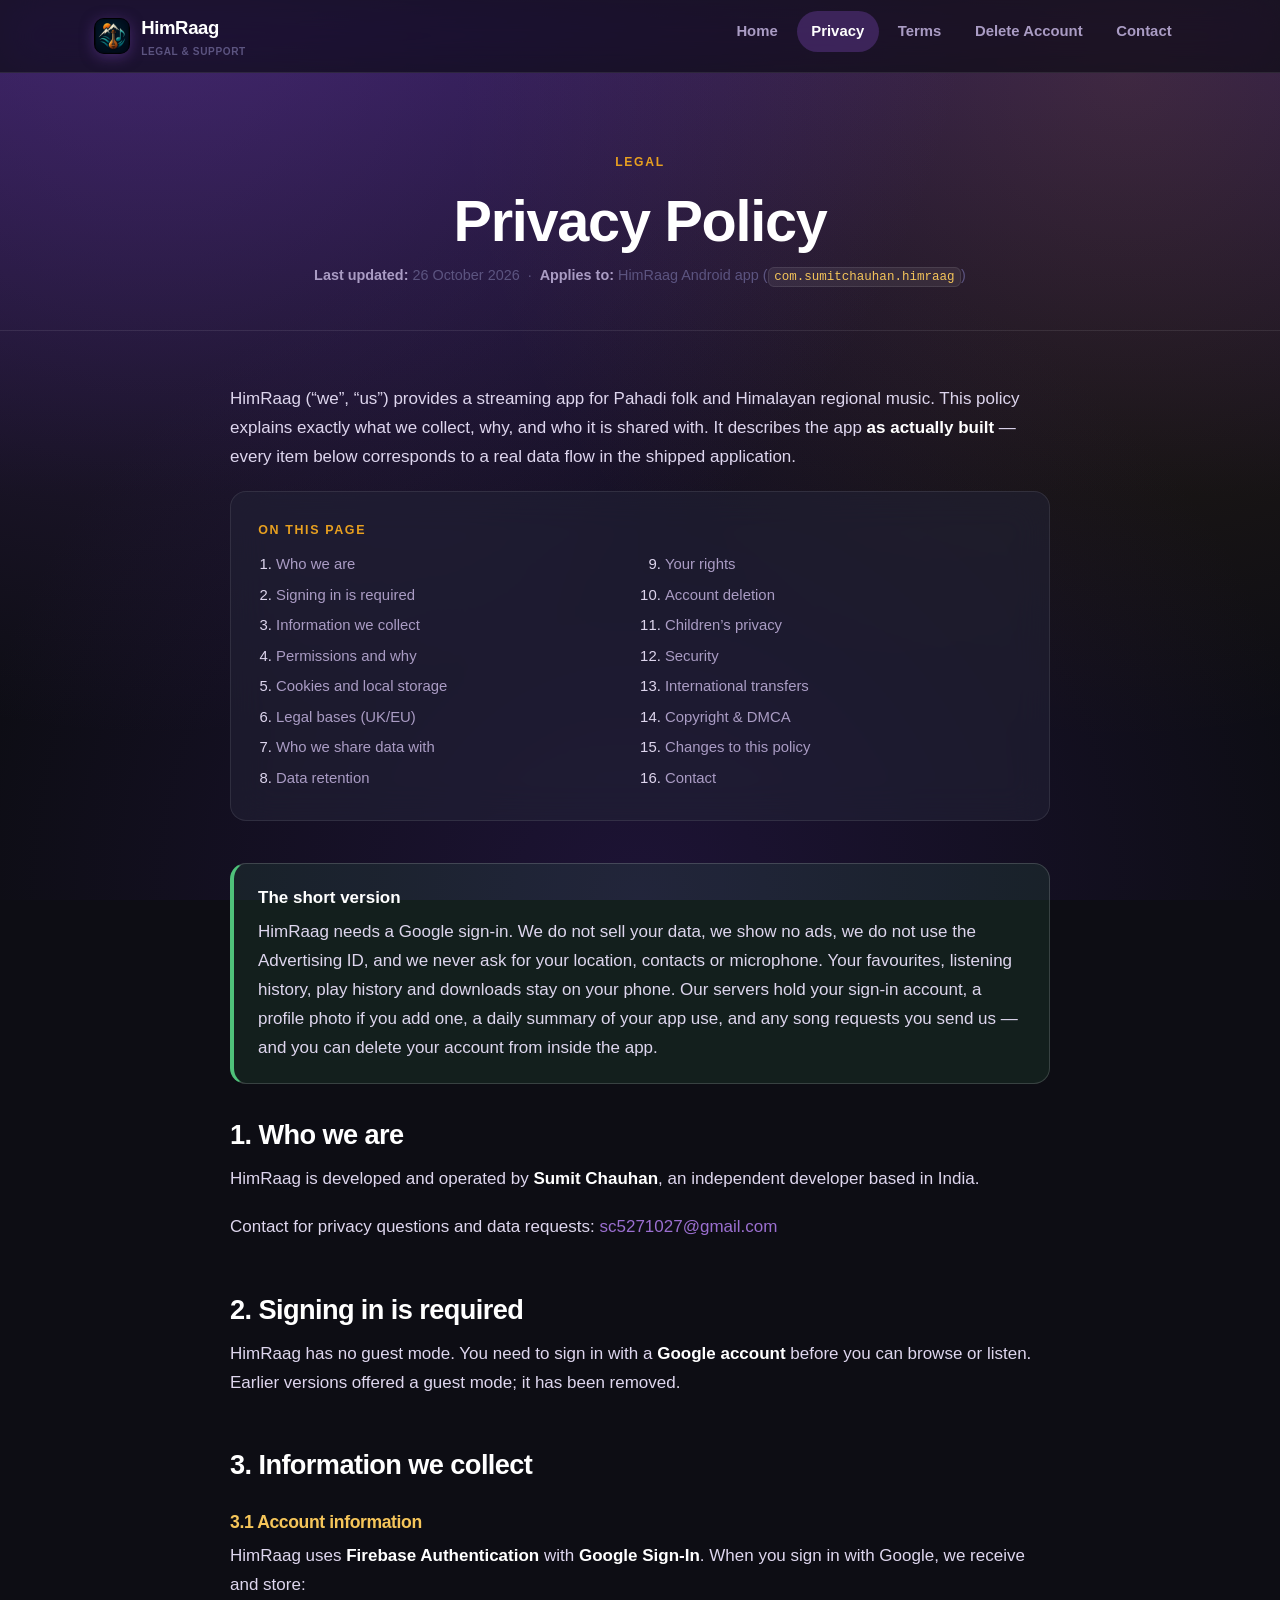
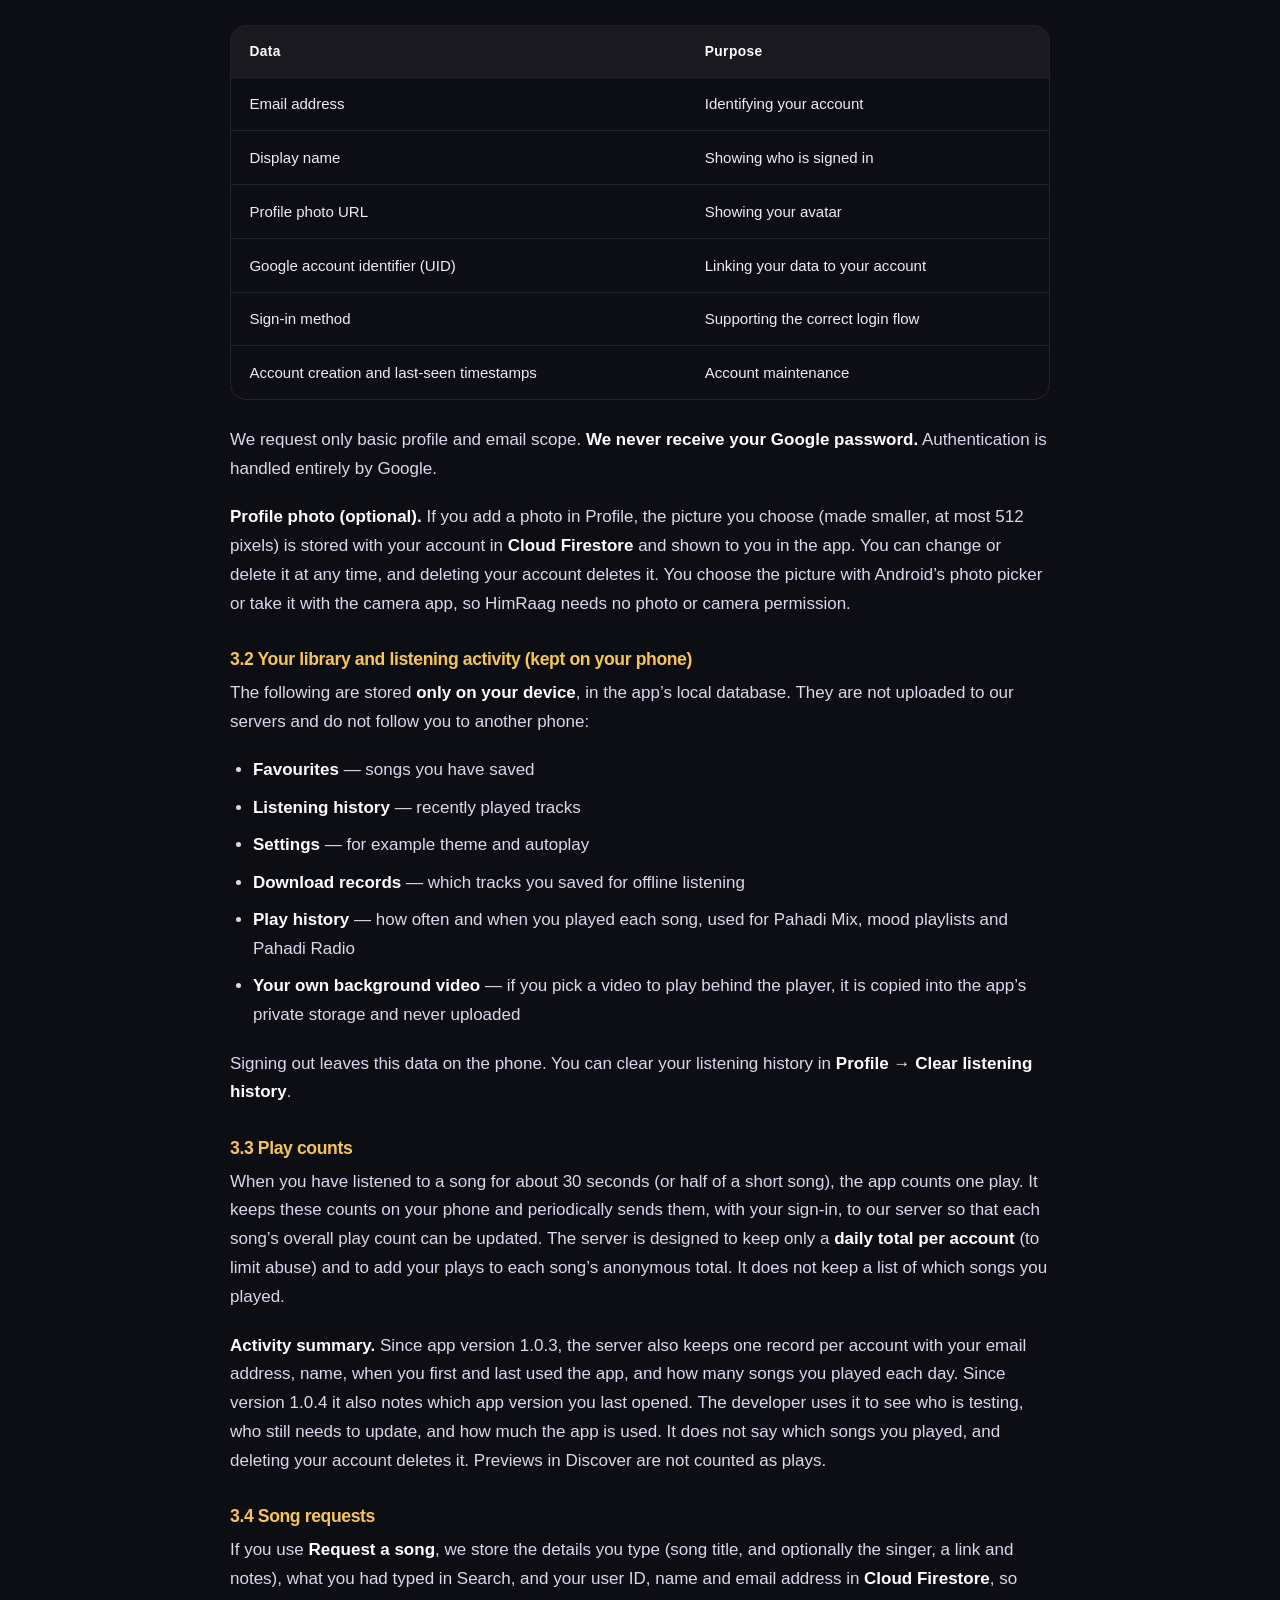
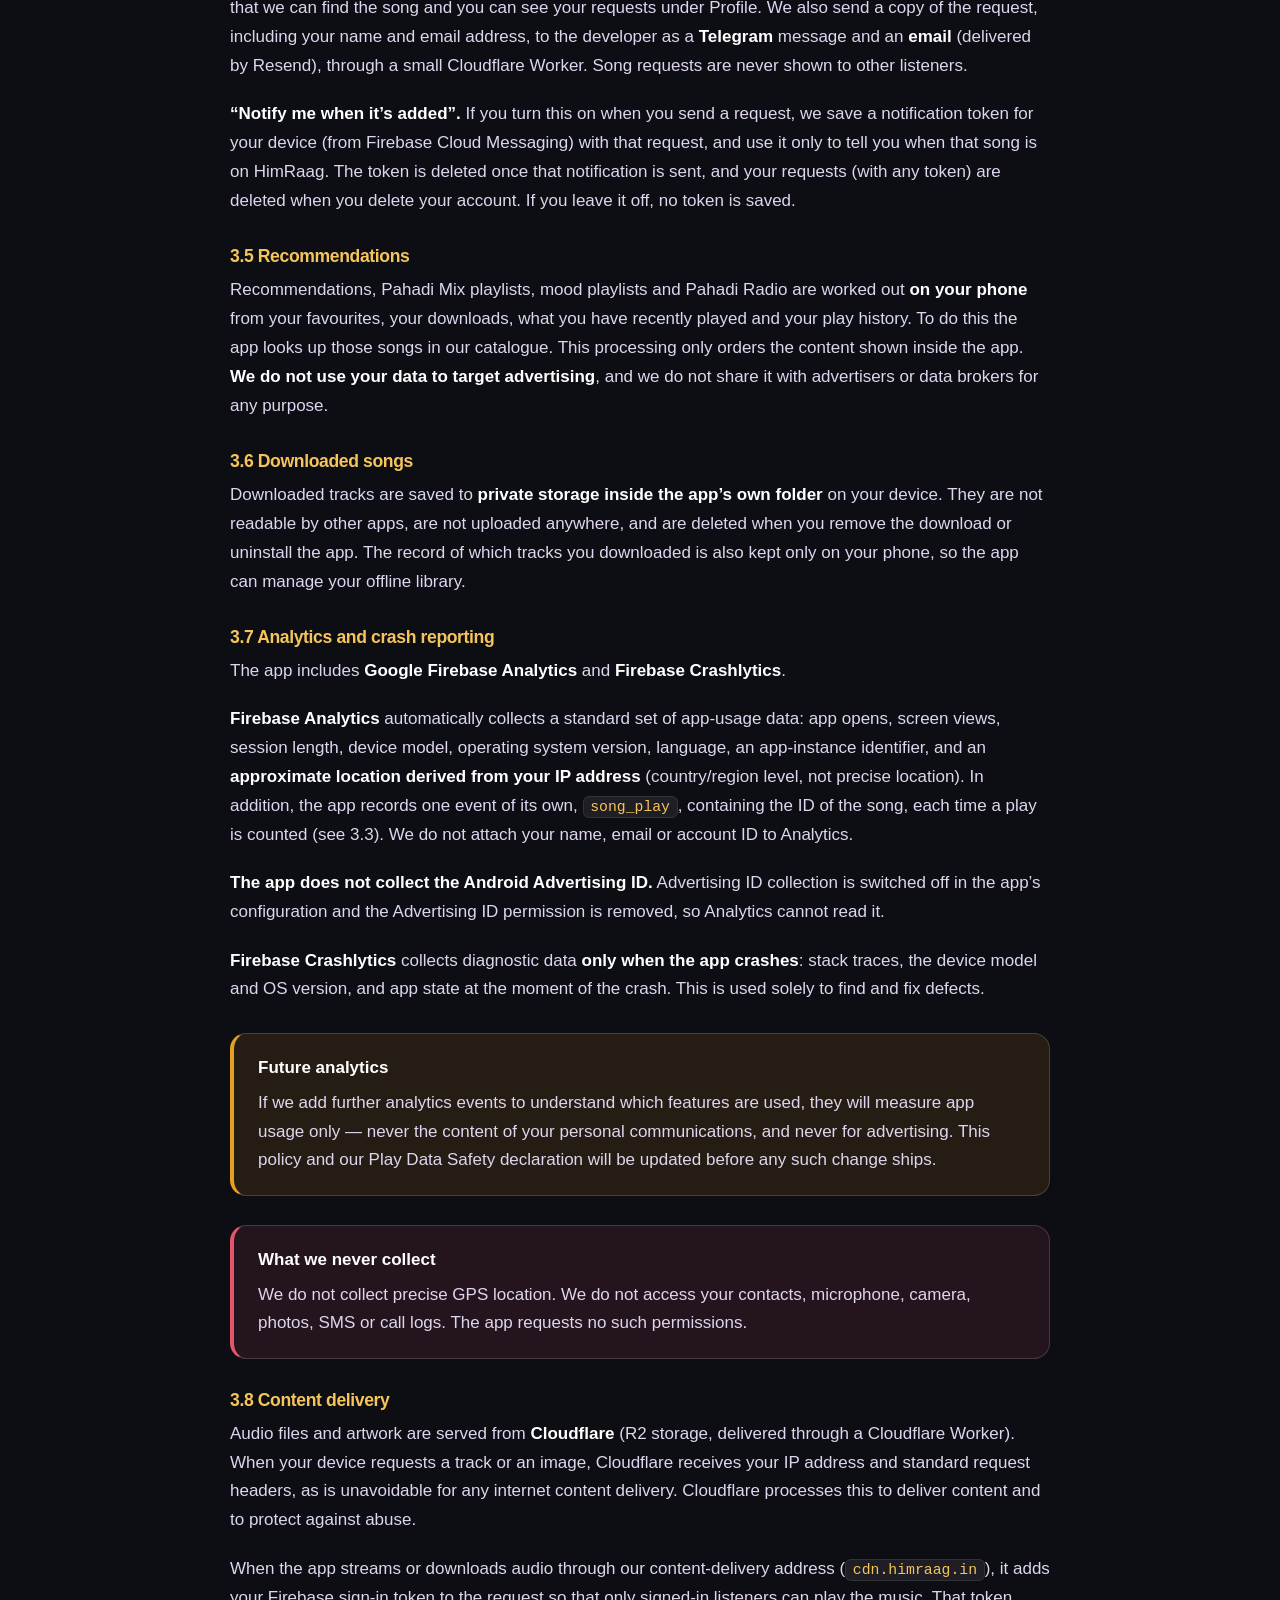
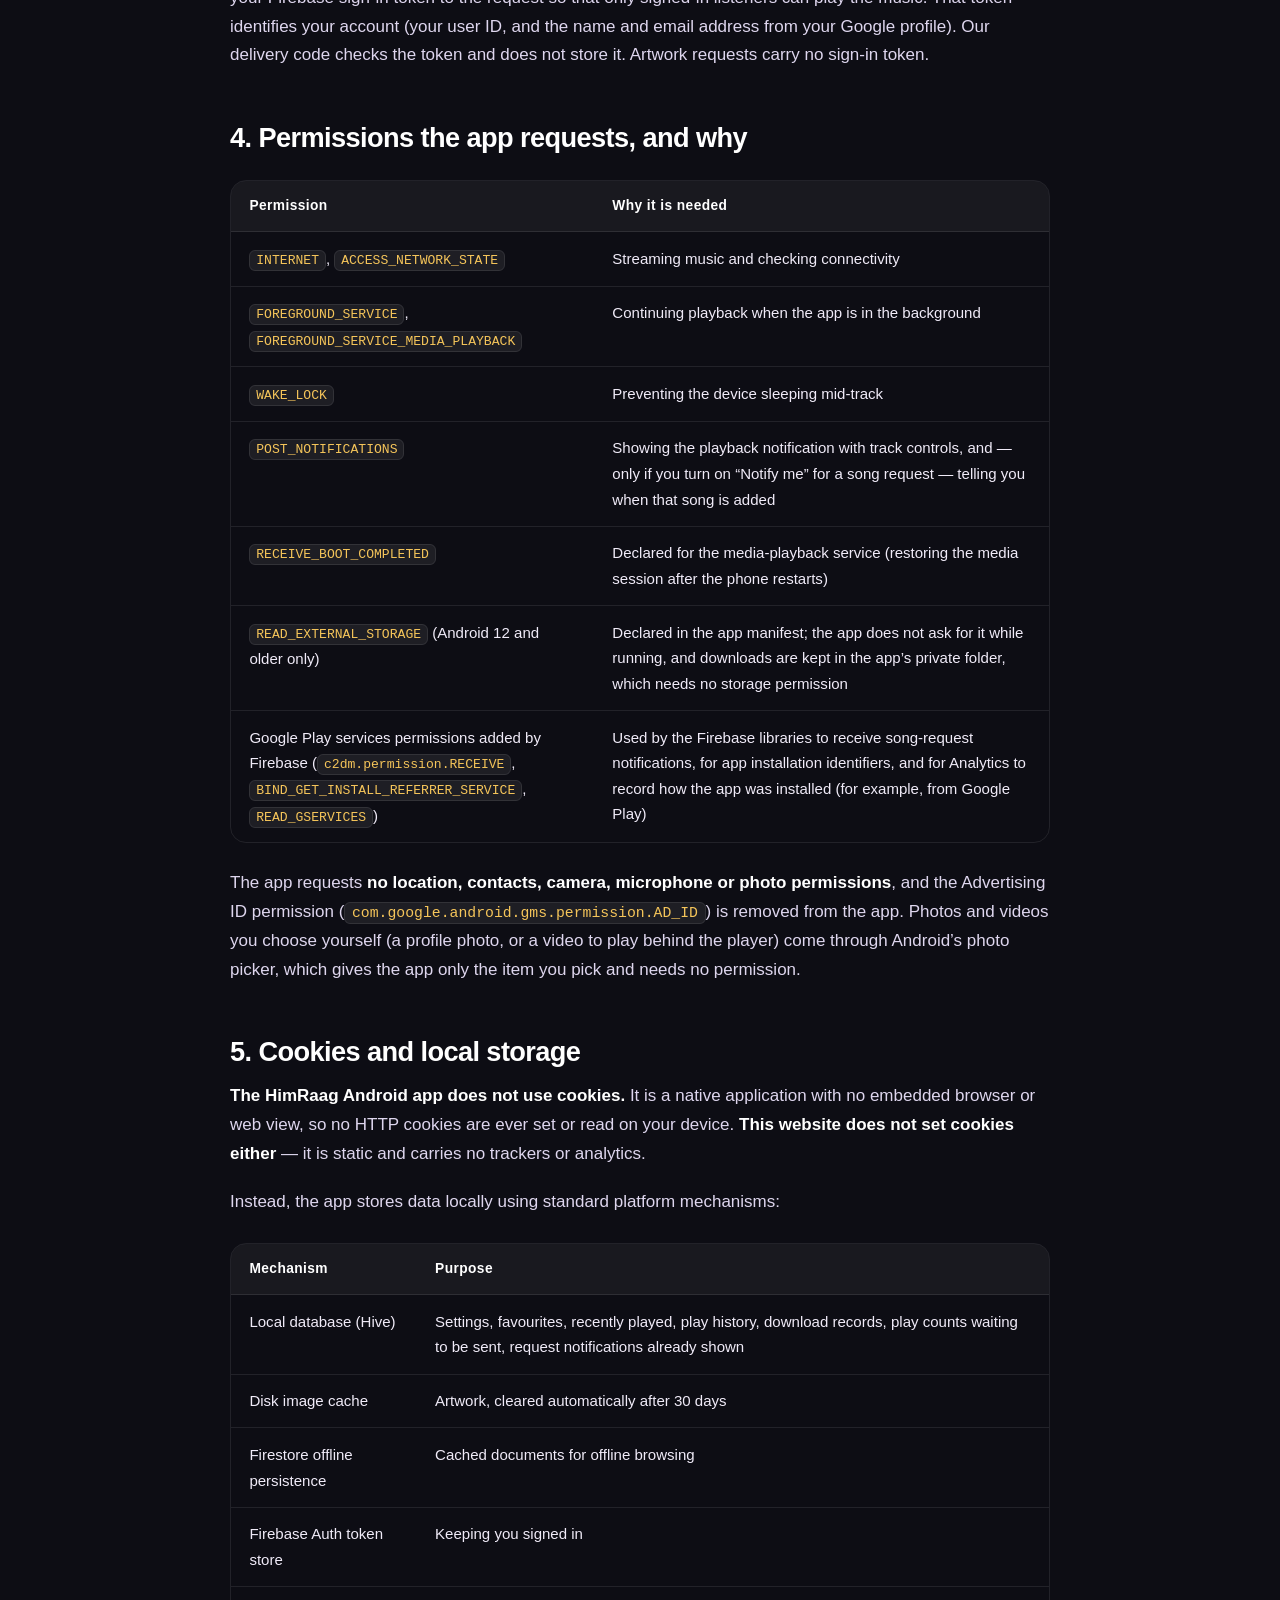
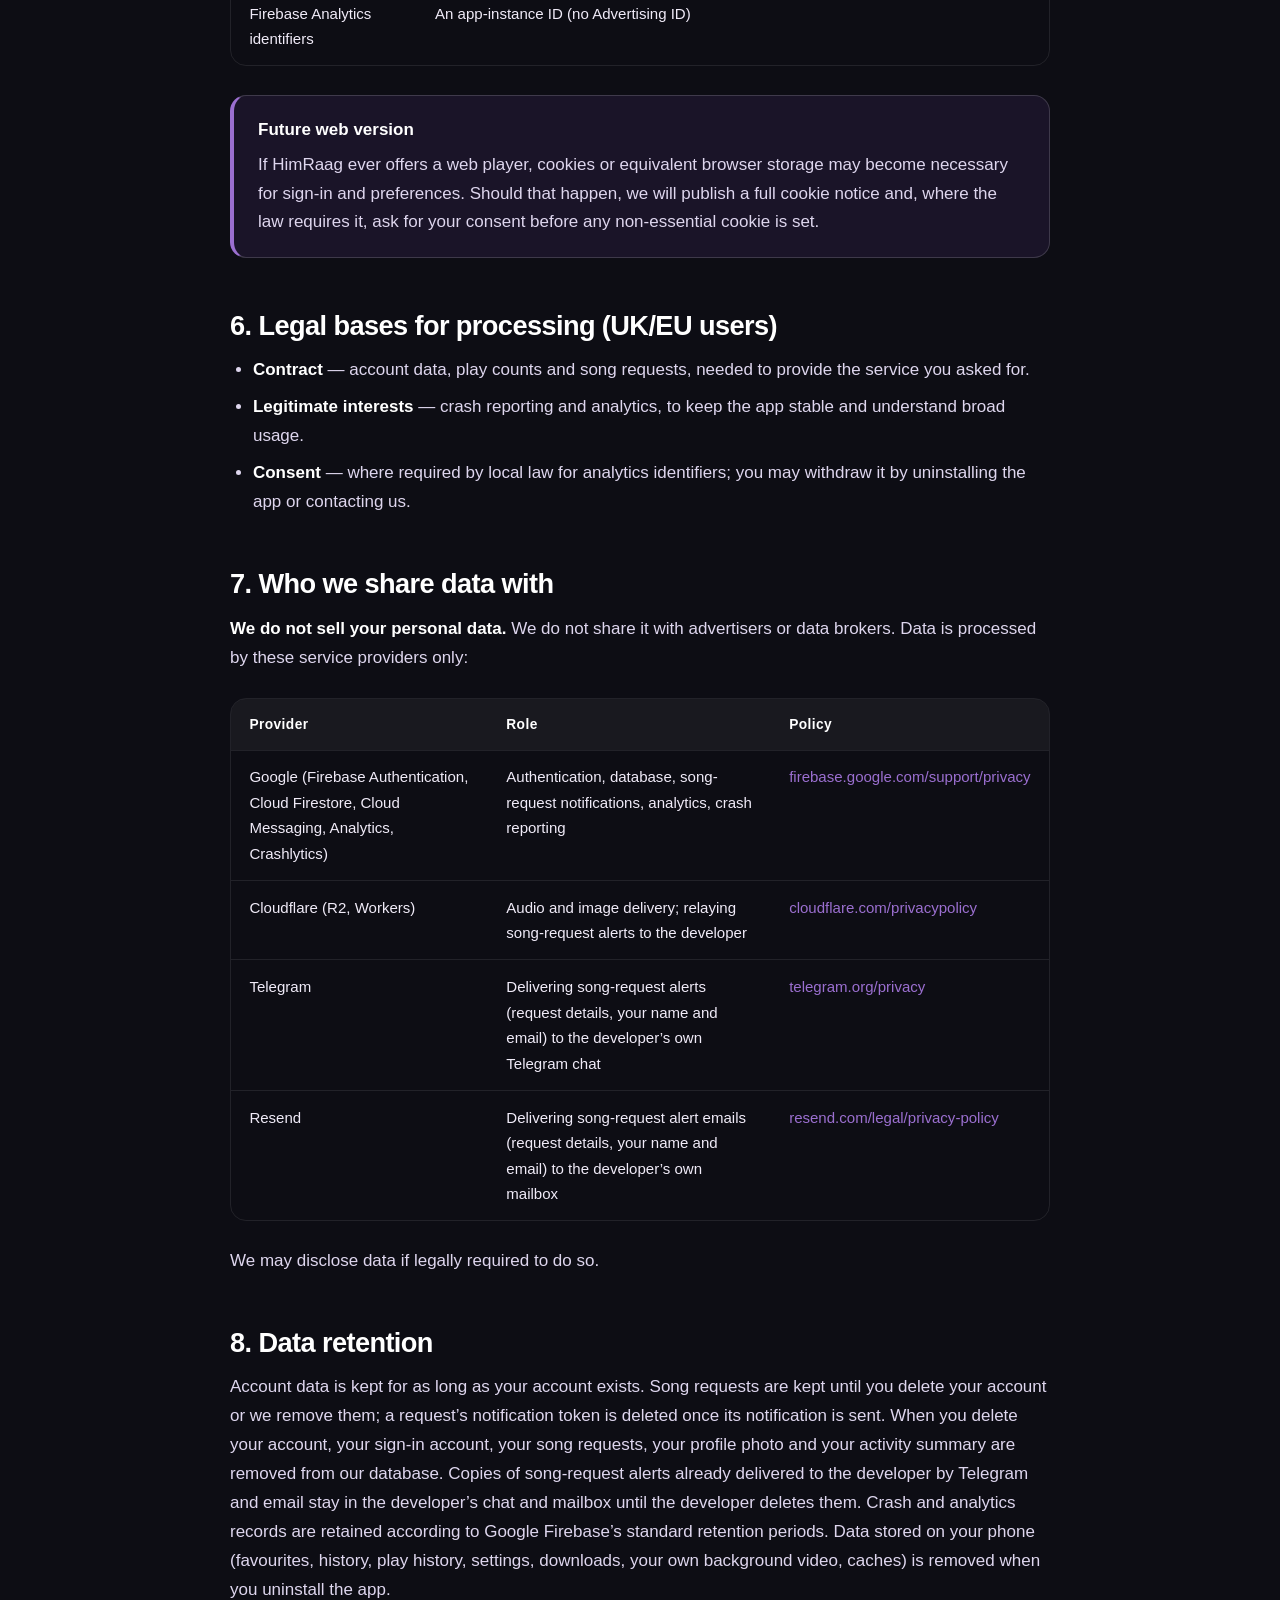
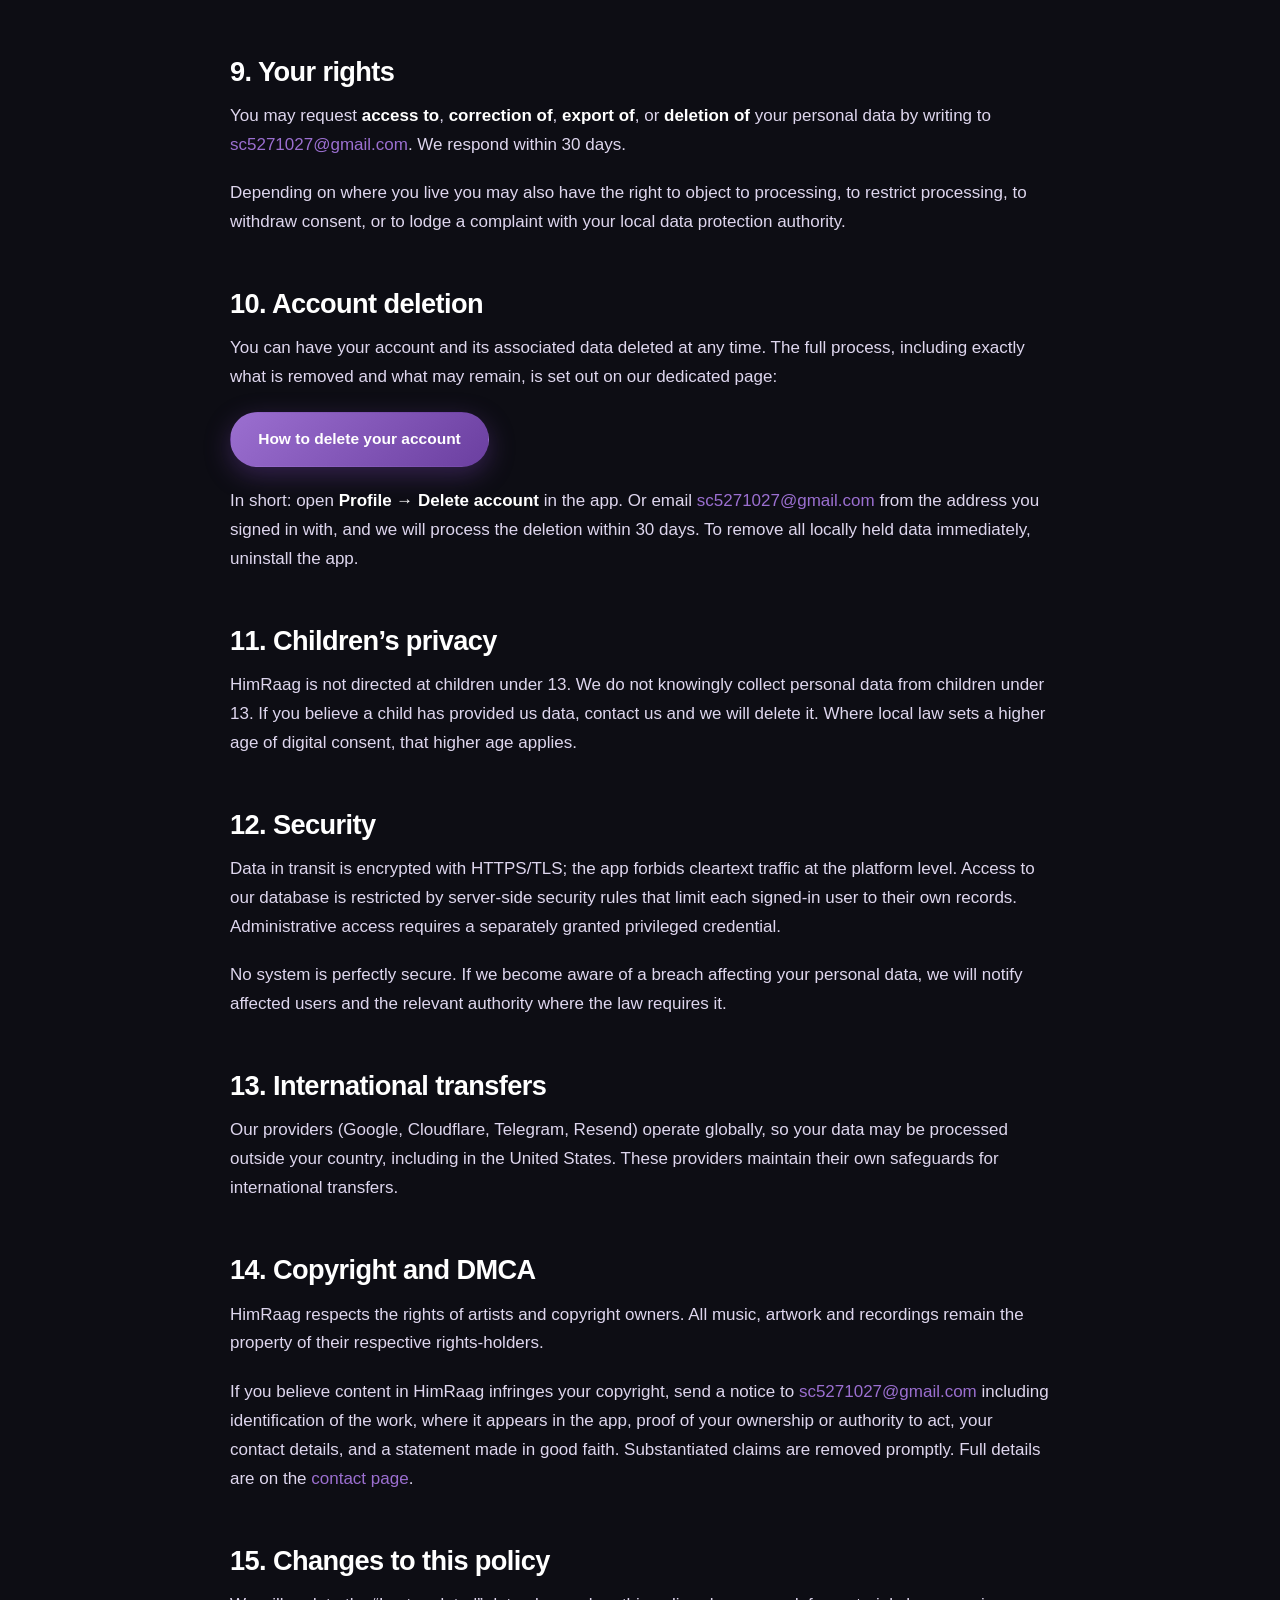
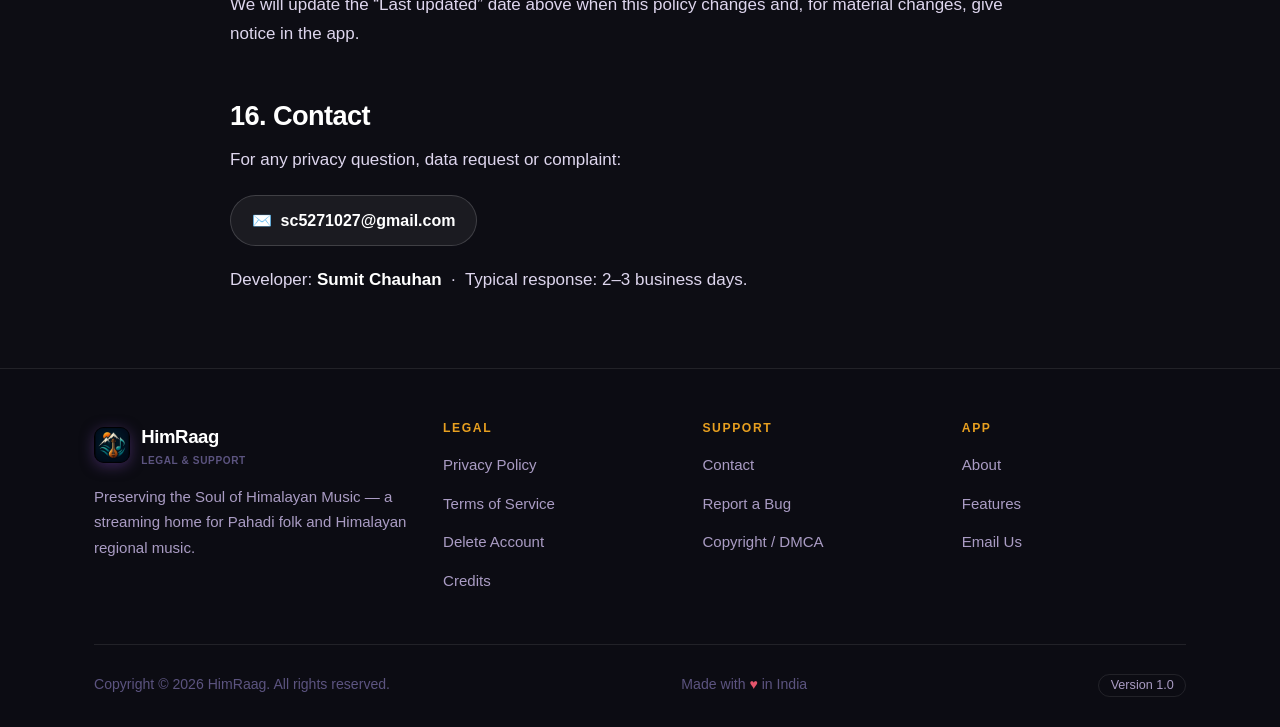
<file: privacy.html>
<!DOCTYPE html>
<html lang="en">
<head>
<meta charset="utf-8">
<meta name="viewport" content="width=device-width, initial-scale=1">
<title>Privacy Policy — HimRaag</title>
<meta name="description" content="HimRaag's privacy policy: what data the app collects, how Firebase, Cloud Firestore, Cloudflare R2 and Crashlytics are used, your rights, data retention and how to delete your account.">
<meta name="keywords" content="HimRaag privacy policy, music app privacy, Firebase privacy, Cloudflare R2, Crashlytics, data protection, GDPR, account deletion, children's privacy">
<meta name="author" content="Sumit Chauhan">
<meta name="theme-color" content="#0D0D14">
<link rel="canonical" href="https://gosling-dude.github.io/himraag-legal/privacy.html">

<meta property="og:type" content="article">
<meta property="og:site_name" content="HimRaag">
<meta property="og:title" content="Privacy Policy — HimRaag">
<meta property="og:description" content="Exactly what HimRaag collects, why, who processes it, and the rights you hold over your data.">
<meta property="og:url" content="https://gosling-dude.github.io/himraag-legal/privacy.html">
<meta property="og:image" content="https://gosling-dude.github.io/himraag-legal/assets/images/logo.png">
<meta property="og:locale" content="en_IN">

<meta name="twitter:card" content="summary">
<meta name="twitter:title" content="Privacy Policy — HimRaag">
<meta name="twitter:description" content="Exactly what HimRaag collects, why, who processes it, and the rights you hold over your data.">
<meta name="twitter:image" content="https://gosling-dude.github.io/himraag-legal/assets/images/logo.png">

<link rel="icon" href="assets/images/logo.png" type="image/png">
<link rel="apple-touch-icon" href="assets/images/logo.png">
<link rel="stylesheet" href="assets/css/style.css">
</head>
<body>
<a class="skip-link" href="#main">Skip to content</a>

<header class="site-header">
  <div class="container">
    <nav class="nav" aria-label="Primary">
      <a class="brand" href="index.html">
        <img src="assets/images/logo.png" alt="" width="36" height="36">
        <span>HimRaag<small>Legal &amp; Support</small></span>
      </a>
      <input type="checkbox" id="nav-toggle" class="nav-toggle" aria-label="Toggle navigation menu">
      <label for="nav-toggle" class="nav-toggle-label"><span></span></label>
      <ul class="nav-links">
        <li><a href="index.html">Home</a></li>
        <li><a href="privacy.html" aria-current="page">Privacy</a></li>
        <li><a href="terms.html">Terms</a></li>
        <li><a href="delete-account.html">Delete Account</a></li>
        <li><a href="contact.html">Contact</a></li>
      </ul>
    </nav>
  </div>
</header>

<main id="main">

  <div class="page-header">
    <div class="container">
      <span class="eyebrow">Legal</span>
      <h1>Privacy Policy</h1>
      <p class="meta">
        <strong>Last updated:</strong> 26 October 2026 &nbsp;·&nbsp;
        <strong>Applies to:</strong> HimRaag Android app (<code>com.sumitchauhan.himraag</code>)
      </p>
    </div>
  </div>

  <div class="container">
    <article class="prose">

      <p>
        HimRaag (&ldquo;we&rdquo;, &ldquo;us&rdquo;) provides a streaming app for Pahadi folk and
        Himalayan regional music. This policy explains exactly what we collect, why, and who it is
        shared with. It describes the app <strong>as actually built</strong> &mdash; every item
        below corresponds to a real data flow in the shipped application.
      </p>

      <nav class="toc" aria-label="Table of contents">
        <h2>On this page</h2>
        <ol>
          <li><a href="#who-we-are">Who we are</a></li>
          <li><a href="#account-required">Signing in is required</a></li>
          <li><a href="#collect">Information we collect</a></li>
          <li><a href="#permissions">Permissions and why</a></li>
          <li><a href="#cookies">Cookies and local storage</a></li>
          <li><a href="#legal-bases">Legal bases (UK/EU)</a></li>
          <li><a href="#sharing">Who we share data with</a></li>
          <li><a href="#retention">Data retention</a></li>
          <li><a href="#rights">Your rights</a></li>
          <li><a href="#deletion">Account deletion</a></li>
          <li><a href="#children">Children&rsquo;s privacy</a></li>
          <li><a href="#security">Security</a></li>
          <li><a href="#transfers">International transfers</a></li>
          <li><a href="#dmca">Copyright &amp; DMCA</a></li>
          <li><a href="#changes">Changes to this policy</a></li>
          <li><a href="#contact">Contact</a></li>
        </ol>
      </nav>

      <div class="callout callout--ok">
        <strong>The short version</strong>
        <p>
          HimRaag needs a Google sign-in. We do not sell your data, we show no ads, we do not use
          the Advertising ID, and we never ask for your location, contacts or microphone. Your
          favourites, listening history, play history and downloads stay on your phone. Our servers
          hold your sign-in account, a profile photo if you add one, a daily summary of your app use,
          and any song requests you send us &mdash; and you can delete your account from inside the
          app.
        </p>
      </div>

      <h2 id="who-we-are">1. Who we are</h2>
      <p>
        HimRaag is developed and operated by <strong>Sumit Chauhan</strong>, an independent
        developer based in India.
      </p>
      <p>
        Contact for privacy questions and data requests:
        <a href="mailto:sc5271027@gmail.com">sc5271027@gmail.com</a>
      </p>

      <h2 id="account-required">2. Signing in is required</h2>
      <p>
        HimRaag has no guest mode. You need to sign in with a <strong>Google account</strong>
        before you can browse or listen. Earlier versions offered a guest mode; it has been
        removed.
      </p>

      <h2 id="collect">3. Information we collect</h2>

      <h3>3.1 Account information</h3>
      <p>
        HimRaag uses <strong>Firebase Authentication</strong> with <strong>Google Sign-In</strong>.
        When you sign in with Google, we receive and store:
      </p>
      <div class="table-wrap">
        <table>
          <caption class="sr-only">Account data collected at sign-in and its purpose</caption>
          <thead>
            <tr><th scope="col">Data</th><th scope="col">Purpose</th></tr>
          </thead>
          <tbody>
            <tr><td>Email address</td><td>Identifying your account</td></tr>
            <tr><td>Display name</td><td>Showing who is signed in</td></tr>
            <tr><td>Profile photo URL</td><td>Showing your avatar</td></tr>
            <tr><td>Google account identifier (UID)</td><td>Linking your data to your account</td></tr>
            <tr><td>Sign-in method</td><td>Supporting the correct login flow</td></tr>
            <tr><td>Account creation and last-seen timestamps</td><td>Account maintenance</td></tr>
          </tbody>
        </table>
      </div>
      <p>
        We request only basic profile and email scope. <strong>We never receive your Google
        password.</strong> Authentication is handled entirely by Google.
      </p>
      <p>
        <strong>Profile photo (optional).</strong> If you add a photo in Profile, the picture you
        choose (made smaller, at most 512 pixels) is stored with your account in
        <strong>Cloud Firestore</strong> and shown to you in the app. You can change or delete it at
        any time, and deleting your account deletes it. You choose the picture with Android&rsquo;s
        photo picker or take it with the camera app, so HimRaag needs no photo or camera permission.
      </p>

      <h3>3.2 Your library and listening activity (kept on your phone)</h3>
      <p>
        The following are stored <strong>only on your device</strong>, in the app&rsquo;s local
        database. They are not uploaded to our servers and do not follow you to another phone:
      </p>
      <ul>
        <li><strong>Favourites</strong> &mdash; songs you have saved</li>
        <li><strong>Listening history</strong> &mdash; recently played tracks</li>
        <li><strong>Settings</strong> &mdash; for example theme and autoplay</li>
        <li><strong>Download records</strong> &mdash; which tracks you saved for offline listening</li>
        <li><strong>Play history</strong> &mdash; how often and when you played each song, used for
          Pahadi Mix, mood playlists and Pahadi Radio</li>
        <li><strong>Your own background video</strong> &mdash; if you pick a video to play behind the
          player, it is copied into the app&rsquo;s private storage and never uploaded</li>
      </ul>
      <p>
        Signing out leaves this data on the phone. You can clear your listening history in
        <strong>Profile &rarr; Clear listening history</strong>.
      </p>

      <h3>3.3 Play counts</h3>
      <p>
        When you have listened to a song for about 30 seconds (or half of a short song), the app
        counts one play. It keeps these counts on your phone and periodically sends them, with your
        sign-in, to our server so that each song&rsquo;s overall play count can be updated. The
        server is designed to keep only a <strong>daily total per account</strong> (to limit
        abuse) and to add your plays to each song&rsquo;s anonymous total. It does not keep a list
        of which songs you played.
      </p>
      <p>
        <strong>Activity summary.</strong> Since app version 1.0.3, the server also keeps one record
        per account with your email address, name, when you first and last used the app, and how
        many songs you played each day. Since version 1.0.4 it also notes which app version you last
        opened. The developer uses it to see who is testing, who still needs to update, and how much
        the app is used. It does not say which songs you played, and deleting your account deletes it.
        Previews in Discover are not counted as plays.
      </p>

      <h3>3.4 Song requests</h3>
      <p>
        If you use <strong>Request a song</strong>, we store the details you type (song title, and
        optionally the singer, a link and notes), what you had typed in Search, and your user ID,
        name and email address in <strong>Cloud Firestore</strong>, so that we can find the song
        and you can see your requests under Profile. We also send a copy of the request, including
        your name and email address, to the developer as a <strong>Telegram</strong> message and an
        <strong>email</strong> (delivered by Resend), through a small Cloudflare Worker. Song
        requests are never shown to other listeners.
      </p>
      <p>
        <strong>&ldquo;Notify me when it&rsquo;s added&rdquo;.</strong> If you turn this on when you
        send a request, we save a notification token for your device (from Firebase Cloud Messaging)
        with that request, and use it only to tell you when that song is on HimRaag. The token is
        deleted once that notification is sent, and your requests (with any token) are deleted when
        you delete your account. If you leave it off, no token is saved.
      </p>

      <h3>3.5 Recommendations</h3>
      <p>
        Recommendations, Pahadi Mix playlists, mood playlists and Pahadi Radio are worked out
        <strong>on your phone</strong> from your favourites, your downloads, what you have recently
        played and your play history. To do this the app looks up those songs in our
        catalogue. This processing only orders the content shown inside the app.
        <strong>We do not use your data to target advertising</strong>, and we do not share it with
        advertisers or data brokers for any purpose.
      </p>

      <h3>3.6 Downloaded songs</h3>
      <p>
        Downloaded tracks are saved to <strong>private storage inside the app&rsquo;s own
        folder</strong> on your device. They are not readable by other apps, are not uploaded
        anywhere, and are deleted when you remove the download or uninstall the app. The record of
        which tracks you downloaded is also kept only on your phone, so the app can manage your
        offline library.
      </p>

      <h3>3.7 Analytics and crash reporting</h3>
      <p>
        The app includes <strong>Google Firebase Analytics</strong> and
        <strong>Firebase Crashlytics</strong>.
      </p>
      <p>
        <strong>Firebase Analytics</strong> automatically collects a standard set of app-usage data:
        app opens, screen views, session length, device model, operating system version, language,
        an app-instance identifier, and an <strong>approximate location derived from your IP
        address</strong> (country/region level, not precise location). In addition, the app records
        one event of its own, <code>song_play</code>, containing the ID of the song, each time a
        play is counted (see 3.3). We do not attach your name, email or account ID to Analytics.
      </p>
      <p>
        <strong>The app does not collect the Android Advertising ID.</strong> Advertising ID
        collection is switched off in the app&rsquo;s configuration and the Advertising ID
        permission is removed, so Analytics cannot read it.
      </p>
      <p>
        <strong>Firebase Crashlytics</strong> collects diagnostic data <strong>only when the app
        crashes</strong>: stack traces, the device model and OS version, and app state at the moment
        of the crash. This is used solely to find and fix defects.
      </p>
      <div class="callout callout--gold">
        <strong>Future analytics</strong>
        <p>
          If we add further analytics events to understand which features are used, they will
          measure app usage only &mdash; never the content of your personal communications, and
          never for advertising. This policy and our Play Data Safety declaration will be updated
          before any such change ships.
        </p>
      </div>
      <div class="callout callout--danger">
        <strong>What we never collect</strong>
        <p>
          We do not collect precise GPS location. We do not access your contacts, microphone,
          camera, photos, SMS or call logs. The app requests no such permissions.
        </p>
      </div>

      <h3>3.8 Content delivery</h3>
      <p>
        Audio files and artwork are served from <strong>Cloudflare</strong> (R2 storage, delivered
        through a Cloudflare Worker). When your device requests a track or an image, Cloudflare
        receives your IP address and standard request headers, as is unavoidable for any internet
        content delivery. Cloudflare processes this to deliver content and to protect against abuse.
      </p>
      <p>
        When the app streams or downloads audio through our content-delivery address
        (<code>cdn.himraag.in</code>), it adds your Firebase sign-in token to the request so that
        only signed-in listeners can play the music. That token identifies your account (your user
        ID, and the name and email address from your Google profile). Our delivery code checks the
        token and does not store it. Artwork requests carry no sign-in token.
      </p>

      <h2 id="permissions">4. Permissions the app requests, and why</h2>
      <div class="table-wrap">
        <table>
          <caption class="sr-only">Android permissions requested by HimRaag</caption>
          <thead>
            <tr><th scope="col">Permission</th><th scope="col">Why it is needed</th></tr>
          </thead>
          <tbody>
            <tr><td><code>INTERNET</code>, <code>ACCESS_NETWORK_STATE</code></td><td>Streaming music and checking connectivity</td></tr>
            <tr><td><code>FOREGROUND_SERVICE</code>, <code>FOREGROUND_SERVICE_MEDIA_PLAYBACK</code></td><td>Continuing playback when the app is in the background</td></tr>
            <tr><td><code>WAKE_LOCK</code></td><td>Preventing the device sleeping mid-track</td></tr>
            <tr><td><code>POST_NOTIFICATIONS</code></td><td>Showing the playback notification with track controls, and &mdash; only if you turn on &ldquo;Notify me&rdquo; for a song request &mdash; telling you when that song is added</td></tr>
            <tr><td><code>RECEIVE_BOOT_COMPLETED</code></td><td>Declared for the media-playback service (restoring the media session after the phone restarts)</td></tr>
            <tr><td><code>READ_EXTERNAL_STORAGE</code> (Android 12 and older only)</td><td>Declared in the app manifest; the app does not ask for it while running, and downloads are kept in the app&rsquo;s private folder, which needs no storage permission</td></tr>
            <tr><td>Google Play services permissions added by Firebase (<code>c2dm.permission.RECEIVE</code>, <code>BIND_GET_INSTALL_REFERRER_SERVICE</code>, <code>READ_GSERVICES</code>)</td><td>Used by the Firebase libraries to receive song-request notifications, for app installation identifiers, and for Analytics to record how the app was installed (for example, from Google Play)</td></tr>
          </tbody>
        </table>
      </div>
      <p>
        The app requests <strong>no location, contacts, camera, microphone or photo
        permissions</strong>, and the Advertising ID permission
        (<code>com.google.android.gms.permission.AD_ID</code>) is removed from the app. Photos and
        videos you choose yourself (a profile photo, or a video to play behind the player) come
        through Android&rsquo;s photo picker, which gives the app only the item you pick and needs no
        permission.
      </p>

      <h2 id="cookies">5. Cookies and local storage</h2>
      <p>
        <strong>The HimRaag Android app does not use cookies.</strong> It is a native application
        with no embedded browser or web view, so no HTTP cookies are ever set or read on your
        device. <strong>This website does not set cookies either</strong> &mdash; it is static and
        carries no trackers or analytics.
      </p>
      <p>Instead, the app stores data locally using standard platform mechanisms:</p>
      <div class="table-wrap">
        <table>
          <caption class="sr-only">Local storage mechanisms used by the app</caption>
          <thead>
            <tr><th scope="col">Mechanism</th><th scope="col">Purpose</th></tr>
          </thead>
          <tbody>
            <tr><td>Local database (Hive)</td><td>Settings, favourites, recently played, play history, download records, play counts waiting to be sent, request notifications already shown</td></tr>
            <tr><td>Disk image cache</td><td>Artwork, cleared automatically after 30 days</td></tr>
            <tr><td>Firestore offline persistence</td><td>Cached documents for offline browsing</td></tr>
            <tr><td>Firebase Auth token store</td><td>Keeping you signed in</td></tr>
            <tr><td>Firebase Analytics identifiers</td><td>An app-instance ID (no Advertising ID)</td></tr>
          </tbody>
        </table>
      </div>
      <div class="callout">
        <strong>Future web version</strong>
        <p>
          If HimRaag ever offers a web player, cookies or equivalent browser storage may become
          necessary for sign-in and preferences. Should that happen, we will publish a full cookie
          notice and, where the law requires it, ask for your consent before any non-essential
          cookie is set.
        </p>
      </div>

      <h2 id="legal-bases">6. Legal bases for processing (UK/EU users)</h2>
      <ul>
        <li><strong>Contract</strong> &mdash; account data, play counts and song requests, needed to provide the service you asked for.</li>
        <li><strong>Legitimate interests</strong> &mdash; crash reporting and analytics, to keep the app stable and understand broad usage.</li>
        <li><strong>Consent</strong> &mdash; where required by local law for analytics identifiers; you may withdraw it by uninstalling the app or contacting us.</li>
      </ul>

      <h2 id="sharing">7. Who we share data with</h2>
      <p>
        <strong>We do not sell your personal data.</strong> We do not share it with advertisers or
        data brokers. Data is processed by these service providers only:
      </p>
      <div class="table-wrap">
        <table>
          <caption class="sr-only">Third-party processors and their roles</caption>
          <thead>
            <tr><th scope="col">Provider</th><th scope="col">Role</th><th scope="col">Policy</th></tr>
          </thead>
          <tbody>
            <tr>
              <td>Google (Firebase Authentication, Cloud Firestore, Cloud Messaging, Analytics, Crashlytics)</td>
              <td>Authentication, database, song-request notifications, analytics, crash reporting</td>
              <td><a href="https://firebase.google.com/support/privacy" rel="noopener noreferrer" target="_blank">firebase.google.com/support/privacy</a></td>
            </tr>
            <tr>
              <td>Cloudflare (R2, Workers)</td>
              <td>Audio and image delivery; relaying song-request alerts to the developer</td>
              <td><a href="https://www.cloudflare.com/privacypolicy/" rel="noopener noreferrer" target="_blank">cloudflare.com/privacypolicy</a></td>
            </tr>
            <tr>
              <td>Telegram</td>
              <td>Delivering song-request alerts (request details, your name and email) to the developer&rsquo;s own Telegram chat</td>
              <td><a href="https://telegram.org/privacy" rel="noopener noreferrer" target="_blank">telegram.org/privacy</a></td>
            </tr>
            <tr>
              <td>Resend</td>
              <td>Delivering song-request alert emails (request details, your name and email) to the developer&rsquo;s own mailbox</td>
              <td><a href="https://resend.com/legal/privacy-policy" rel="noopener noreferrer" target="_blank">resend.com/legal/privacy-policy</a></td>
            </tr>
          </tbody>
        </table>
      </div>
      <p>We may disclose data if legally required to do so.</p>

      <h2 id="retention">8. Data retention</h2>
      <p>
        Account data is kept for as long as your account exists. Song requests are kept until you
        delete your account or we remove them; a request&rsquo;s notification token is deleted once
        its notification is sent. When you delete your account, your sign-in account, your song
        requests, your profile photo and your activity summary are removed from our database. Copies of song-request alerts already
        delivered to the developer by Telegram and email stay in the developer&rsquo;s chat and
        mailbox until the developer deletes them. Crash and analytics records are retained
        according to Google Firebase&rsquo;s standard retention periods. Data stored on your phone
        (favourites, history, play history, settings, downloads, your own background video, caches)
        is removed when you uninstall the app.
      </p>

      <h2 id="rights">9. Your rights</h2>
      <p>
        You may request <strong>access to</strong>, <strong>correction of</strong>,
        <strong>export of</strong>, or <strong>deletion of</strong> your personal data by writing to
        <a href="mailto:sc5271027@gmail.com">sc5271027@gmail.com</a>. We respond within 30 days.
      </p>
      <p>
        Depending on where you live you may also have the right to object to processing, to restrict
        processing, to withdraw consent, or to lodge a complaint with your local data protection
        authority.
      </p>

      <h2 id="deletion">10. Account deletion</h2>
      <p>
        You can have your account and its associated data deleted at any time. The full process,
        including exactly what is removed and what may remain, is set out on our dedicated page:
      </p>
      <p><a class="btn btn-primary" href="delete-account.html">How to delete your account</a></p>
      <p>
        In short: open <strong>Profile &rarr; Delete account</strong> in the app. Or email
        <a href="mailto:sc5271027@gmail.com">sc5271027@gmail.com</a> from the address you signed in
        with, and we will process the deletion within 30 days. To remove all locally held data
        immediately, uninstall the app.
      </p>

      <h2 id="children">11. Children&rsquo;s privacy</h2>
      <p>
        HimRaag is not directed at children under 13. We do not knowingly collect personal data from
        children under 13. If you believe a child has provided us data, contact us and we will
        delete it. Where local law sets a higher age of digital consent, that higher age applies.
      </p>

      <h2 id="security">12. Security</h2>
      <p>
        Data in transit is encrypted with HTTPS/TLS; the app forbids cleartext traffic at the
        platform level. Access to our database is restricted by server-side security rules that
        limit each signed-in user to their own records. Administrative access requires a separately
        granted privileged credential.
      </p>
      <p>
        No system is perfectly secure. If we become aware of a breach affecting your personal data,
        we will notify affected users and the relevant authority where the law requires it.
      </p>

      <h2 id="transfers">13. International transfers</h2>
      <p>
        Our providers (Google, Cloudflare, Telegram, Resend) operate globally, so your data may be processed outside
        your country, including in the United States. These providers maintain their own safeguards
        for international transfers.
      </p>

      <h2 id="dmca">14. Copyright and DMCA</h2>
      <p>
        HimRaag respects the rights of artists and copyright owners. All music, artwork and
        recordings remain the property of their respective rights-holders.
      </p>
      <p>
        If you believe content in HimRaag infringes your copyright, send a notice to
        <a href="mailto:sc5271027@gmail.com">sc5271027@gmail.com</a> including identification of the
        work, where it appears in the app, proof of your ownership or authority to act, your contact
        details, and a statement made in good faith. Substantiated claims are removed promptly. Full
        details are on the <a href="contact.html#dmca">contact page</a>.
      </p>

      <h2 id="changes">15. Changes to this policy</h2>
      <p>
        We will update the &ldquo;Last updated&rdquo; date above when this policy changes and, for
        material changes, give notice in the app.
      </p>

      <h2 id="contact">16. Contact</h2>
      <p>For any privacy question, data request or complaint:</p>
      <p>
        <a class="email-chip" href="mailto:sc5271027@gmail.com">
          <span aria-hidden="true">✉️</span> sc5271027@gmail.com
        </a>
      </p>
      <p>Developer: <strong>Sumit Chauhan</strong> &nbsp;·&nbsp; Typical response: 2&ndash;3 business days.</p>

    </article>
  </div>

</main>

<footer class="site-footer">
  <div class="container">
    <div class="footer-top">
      <div class="footer-brand">
        <a class="brand" href="index.html">
          <img src="assets/images/logo.png" alt="" width="36" height="36">
          <span>HimRaag<small>Legal &amp; Support</small></span>
        </a>
        <p>Preserving the Soul of Himalayan Music &mdash; a streaming home for Pahadi folk and Himalayan regional music.</p>
      </div>

      <div class="footer-col">
        <h4>Legal</h4>
        <ul>
          <li><a href="privacy.html">Privacy Policy</a></li>
          <li><a href="terms.html">Terms of Service</a></li>
          <li><a href="delete-account.html">Delete Account</a></li>
          <li><a href="credits.html">Credits</a></li>
        </ul>
      </div>

      <div class="footer-col">
        <h4>Support</h4>
        <ul>
          <li><a href="contact.html">Contact</a></li>
          <li><a href="contact.html#bugs">Report a Bug</a></li>
          <li><a href="contact.html#dmca">Copyright / DMCA</a></li>
        </ul>
      </div>

      <div class="footer-col">
        <h4>App</h4>
        <ul>
          <li><a href="index.html#about">About</a></li>
          <li><a href="index.html#features">Features</a></li>
          <li><a href="mailto:sc5271027@gmail.com">Email Us</a></li>
        </ul>
      </div>
    </div>

    <div class="footer-bottom">
      <p>Copyright &copy; <span>2026</span> HimRaag. All rights reserved.</p>
      <p>Made with <span class="heart" aria-hidden="true">&hearts;</span><span class="sr-only"> love</span> in India</p>
      <p><span class="version">Version 1.0</span></p>
    </div>
  </div>
</footer>

</body>
</html>
</file>
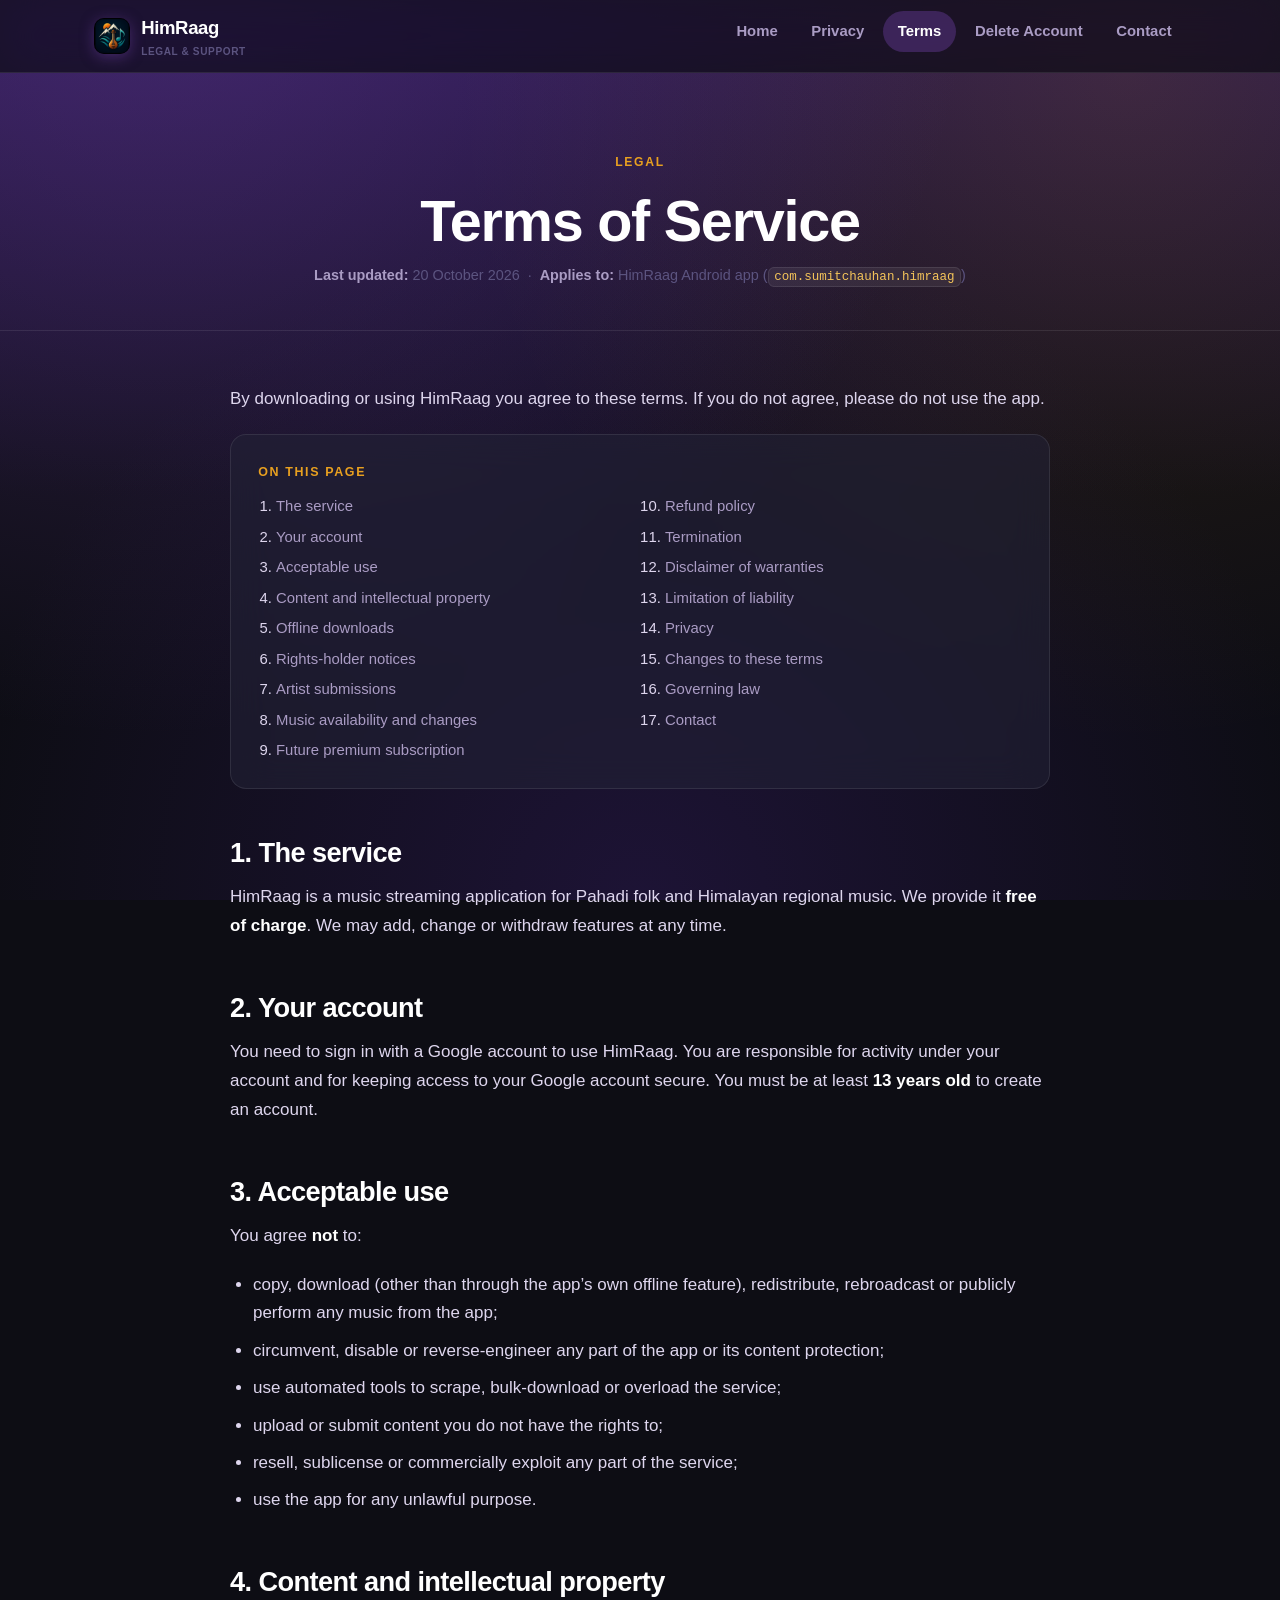
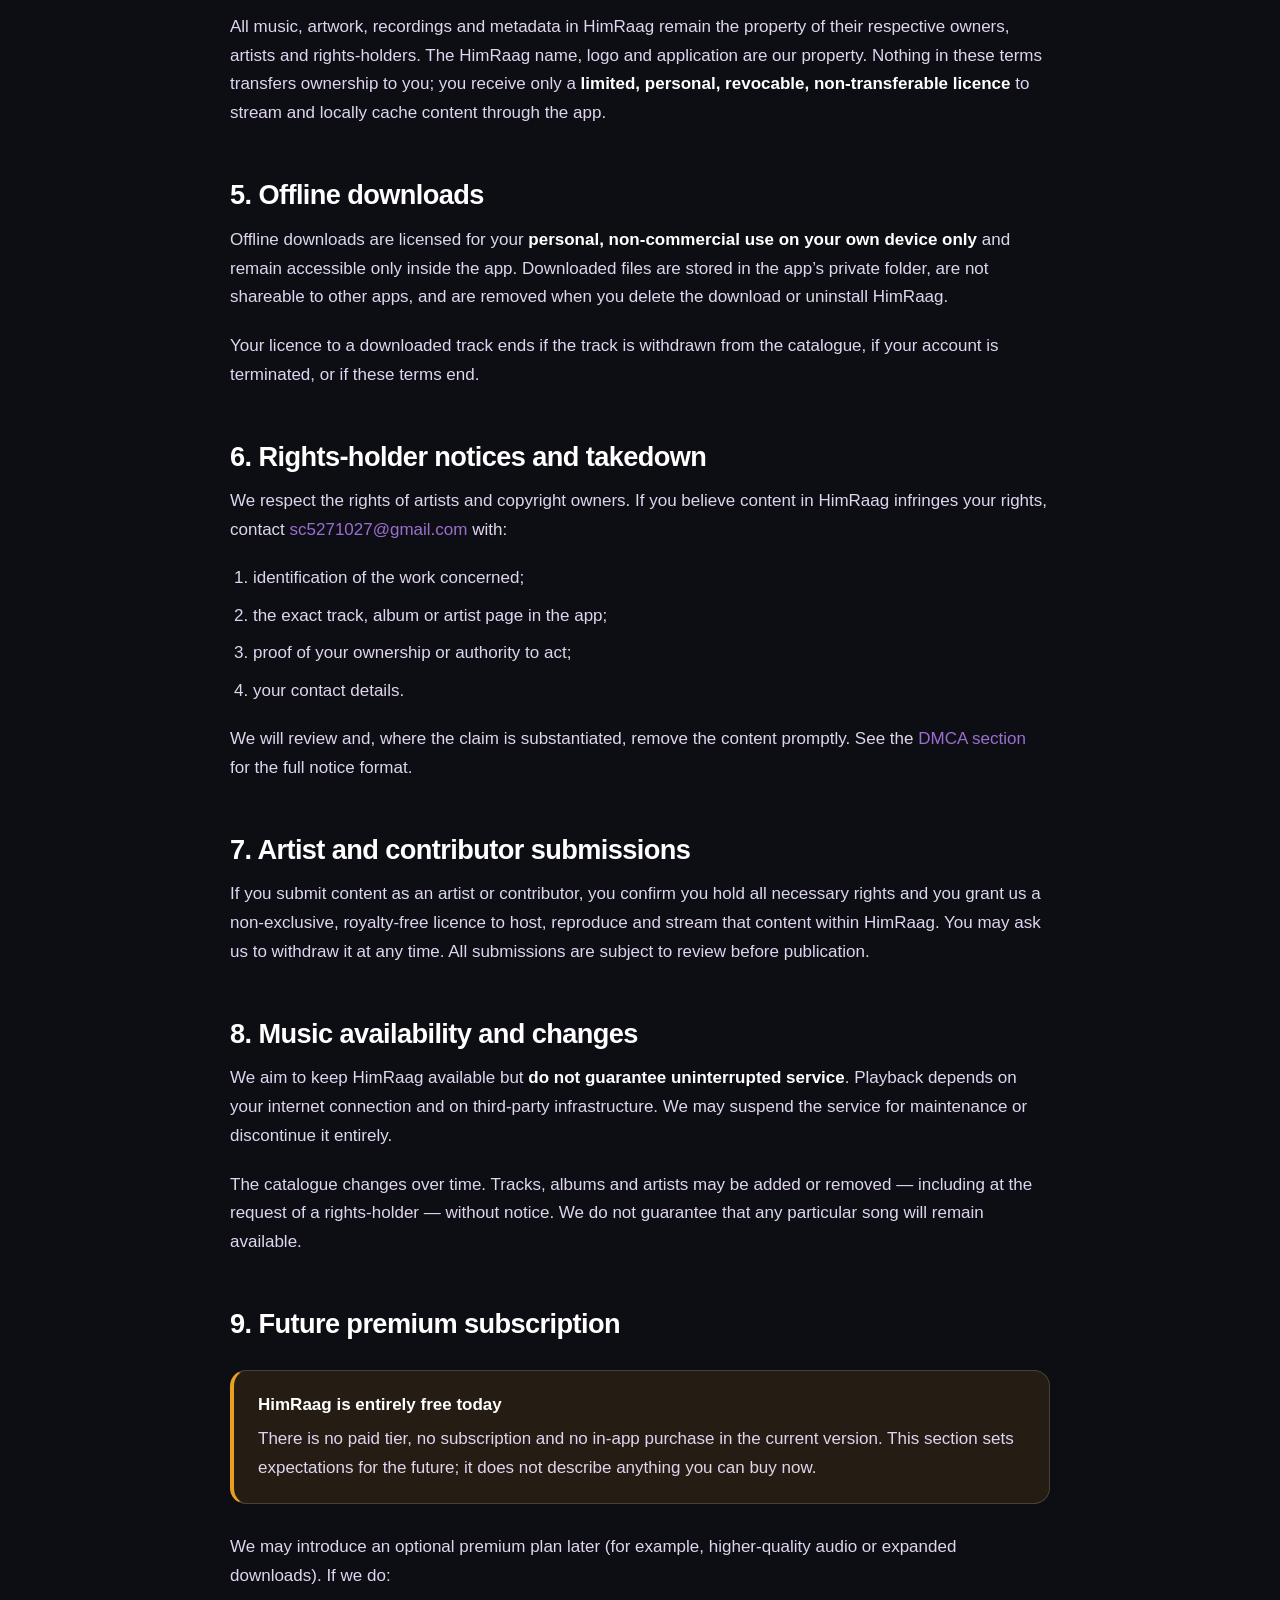
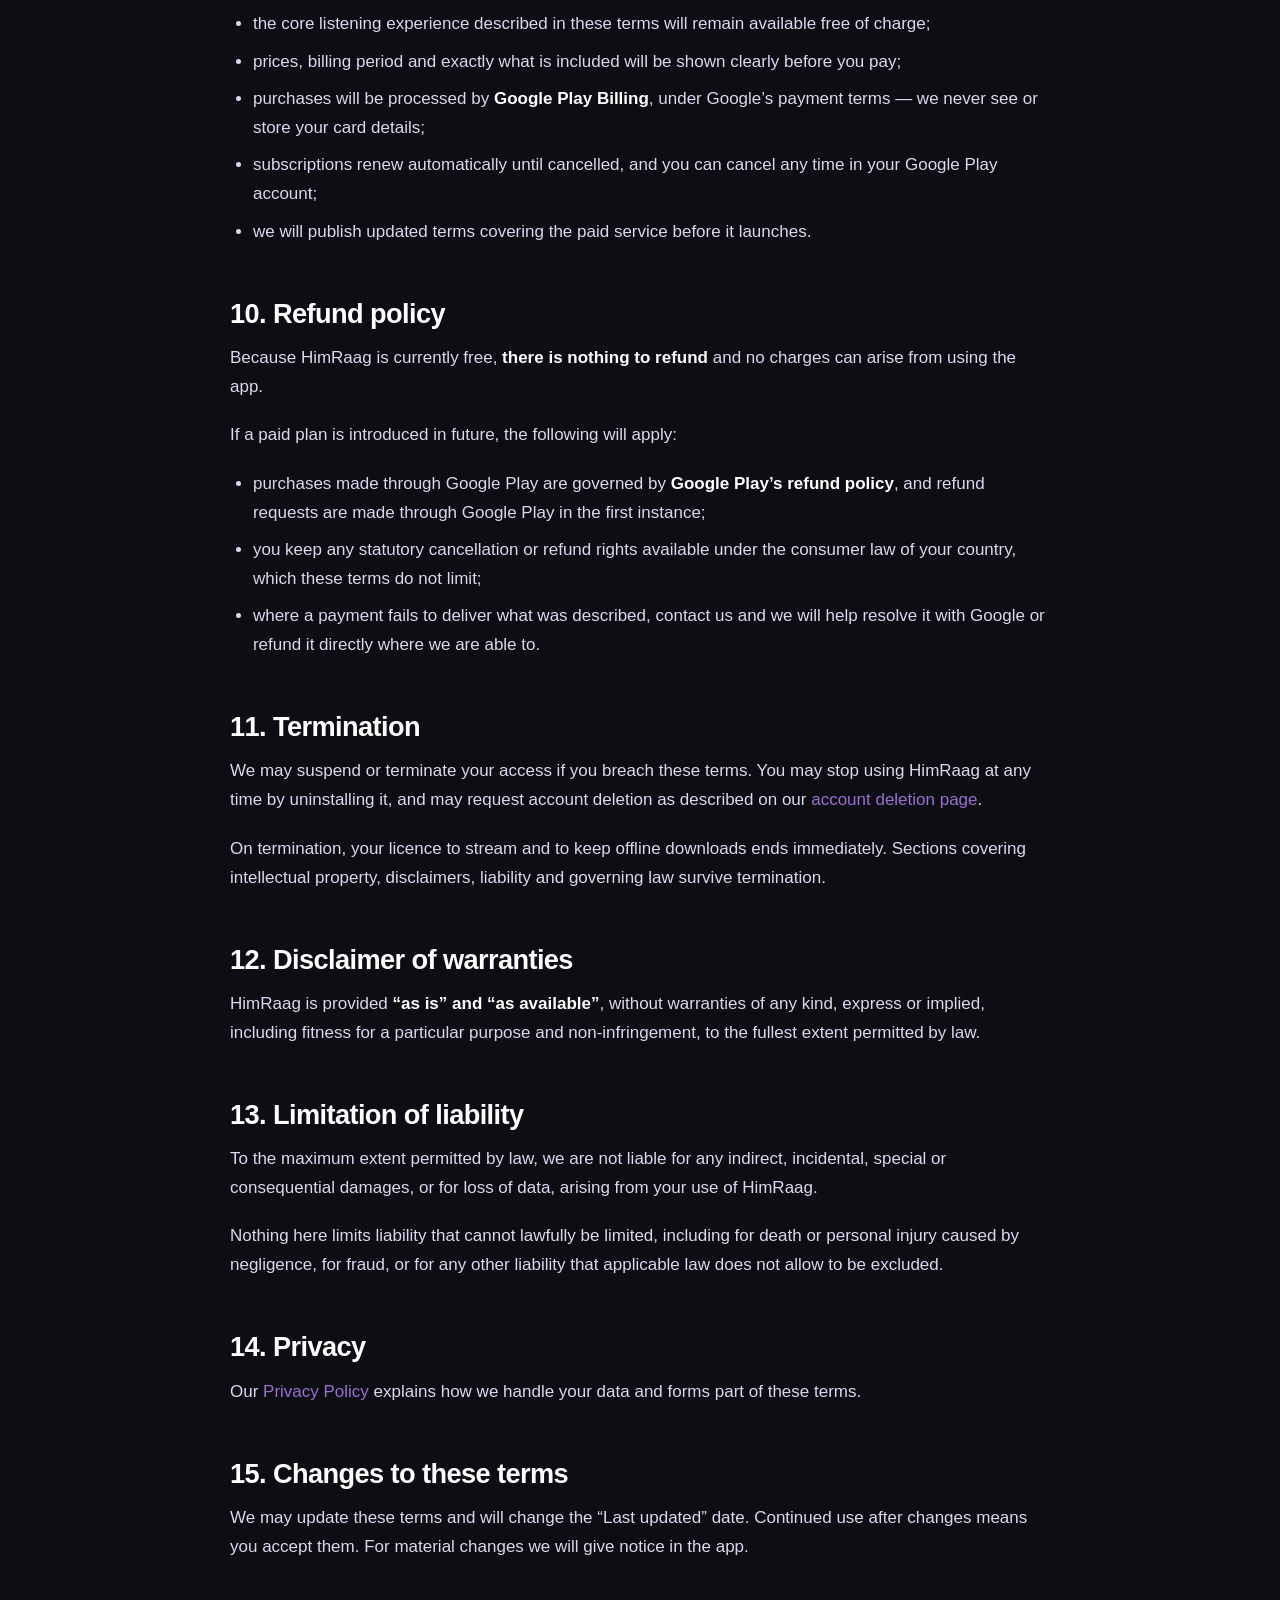
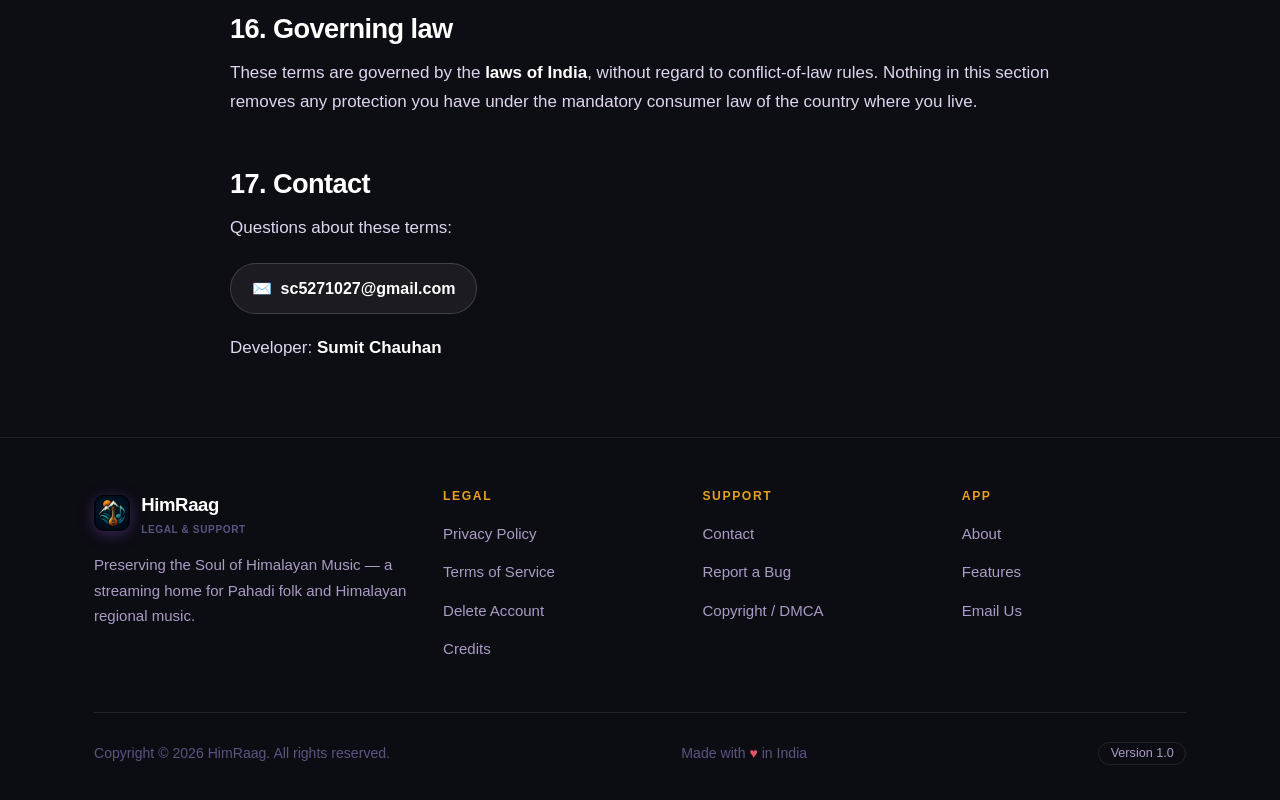
<file: terms.html>
<!DOCTYPE html>
<html lang="en">
<head>
<meta charset="utf-8">
<meta name="viewport" content="width=device-width, initial-scale=1">
<title>Terms of Service — HimRaag</title>
<meta name="description" content="HimRaag's terms of service: acceptable use, copyright and ownership, music availability, offline downloads, limitations, liability, termination, governing law, future premium plans and refunds.">
<meta name="keywords" content="HimRaag terms of service, terms and conditions, acceptable use, copyright, music licensing, liability, termination, governing law, refund policy">
<meta name="author" content="Sumit Chauhan">
<meta name="theme-color" content="#0D0D14">
<link rel="canonical" href="https://gosling-dude.github.io/himraag-legal/terms.html">

<meta property="og:type" content="article">
<meta property="og:site_name" content="HimRaag">
<meta property="og:title" content="Terms of Service — HimRaag">
<meta property="og:description" content="The rules for using HimRaag: acceptable use, copyright, downloads, liability, termination and governing law.">
<meta property="og:url" content="https://gosling-dude.github.io/himraag-legal/terms.html">
<meta property="og:image" content="https://gosling-dude.github.io/himraag-legal/assets/images/logo.png">
<meta property="og:locale" content="en_IN">

<meta name="twitter:card" content="summary">
<meta name="twitter:title" content="Terms of Service — HimRaag">
<meta name="twitter:description" content="The rules for using HimRaag: acceptable use, copyright, downloads, liability, termination and governing law.">
<meta name="twitter:image" content="https://gosling-dude.github.io/himraag-legal/assets/images/logo.png">

<link rel="icon" href="assets/images/logo.png" type="image/png">
<link rel="apple-touch-icon" href="assets/images/logo.png">
<link rel="stylesheet" href="assets/css/style.css">
</head>
<body>
<a class="skip-link" href="#main">Skip to content</a>

<header class="site-header">
  <div class="container">
    <nav class="nav" aria-label="Primary">
      <a class="brand" href="index.html">
        <img src="assets/images/logo.png" alt="" width="36" height="36">
        <span>HimRaag<small>Legal &amp; Support</small></span>
      </a>
      <input type="checkbox" id="nav-toggle" class="nav-toggle" aria-label="Toggle navigation menu">
      <label for="nav-toggle" class="nav-toggle-label"><span></span></label>
      <ul class="nav-links">
        <li><a href="index.html">Home</a></li>
        <li><a href="privacy.html">Privacy</a></li>
        <li><a href="terms.html" aria-current="page">Terms</a></li>
        <li><a href="delete-account.html">Delete Account</a></li>
        <li><a href="contact.html">Contact</a></li>
      </ul>
    </nav>
  </div>
</header>

<main id="main">

  <div class="page-header">
    <div class="container">
      <span class="eyebrow">Legal</span>
      <h1>Terms of Service</h1>
      <p class="meta">
        <strong>Last updated:</strong> 20 October 2026 &nbsp;·&nbsp;
        <strong>Applies to:</strong> HimRaag Android app (<code>com.sumitchauhan.himraag</code>)
      </p>
    </div>
  </div>

  <div class="container">
    <article class="prose">

      <p>
        By downloading or using HimRaag you agree to these terms. If you do not agree, please do not
        use the app.
      </p>

      <nav class="toc" aria-label="Table of contents">
        <h2>On this page</h2>
        <ol>
          <li><a href="#service">The service</a></li>
          <li><a href="#account">Your account</a></li>
          <li><a href="#acceptable-use">Acceptable use</a></li>
          <li><a href="#ip">Content and intellectual property</a></li>
          <li><a href="#downloads">Offline downloads</a></li>
          <li><a href="#takedown">Rights-holder notices</a></li>
          <li><a href="#submissions">Artist submissions</a></li>
          <li><a href="#availability">Music availability and changes</a></li>
          <li><a href="#premium">Future premium subscription</a></li>
          <li><a href="#refunds">Refund policy</a></li>
          <li><a href="#termination">Termination</a></li>
          <li><a href="#warranties">Disclaimer of warranties</a></li>
          <li><a href="#liability">Limitation of liability</a></li>
          <li><a href="#privacy">Privacy</a></li>
          <li><a href="#changes">Changes to these terms</a></li>
          <li><a href="#law">Governing law</a></li>
          <li><a href="#contact">Contact</a></li>
        </ol>
      </nav>

      <h2 id="service">1. The service</h2>
      <p>
        HimRaag is a music streaming application for Pahadi folk and Himalayan regional music. We
        provide it <strong>free of charge</strong>. We may add, change or withdraw features at any
        time.
      </p>

      <h2 id="account">2. Your account</h2>
      <p>
        You need to sign in with a Google account to use HimRaag. You are responsible for activity
        under your account and for keeping access to your Google account secure. You must be at
        least <strong>13 years old</strong> to create an account.
      </p>

      <h2 id="acceptable-use">3. Acceptable use</h2>
      <p>You agree <strong>not</strong> to:</p>
      <ul>
        <li>copy, download (other than through the app&rsquo;s own offline feature), redistribute, rebroadcast or publicly perform any music from the app;</li>
        <li>circumvent, disable or reverse-engineer any part of the app or its content protection;</li>
        <li>use automated tools to scrape, bulk-download or overload the service;</li>
        <li>upload or submit content you do not have the rights to;</li>
        <li>resell, sublicense or commercially exploit any part of the service;</li>
        <li>use the app for any unlawful purpose.</li>
      </ul>

      <h2 id="ip">4. Content and intellectual property</h2>
      <p>
        All music, artwork, recordings and metadata in HimRaag remain the property of their
        respective owners, artists and rights-holders. The HimRaag name, logo and application are
        our property. Nothing in these terms transfers ownership to you; you receive only a
        <strong>limited, personal, revocable, non-transferable licence</strong> to stream and
        locally cache content through the app.
      </p>

      <h2 id="downloads">5. Offline downloads</h2>
      <p>
        Offline downloads are licensed for your <strong>personal, non-commercial use on your own
        device only</strong> and remain accessible only inside the app. Downloaded files are stored
        in the app&rsquo;s private folder, are not shareable to other apps, and are removed when you
        delete the download or uninstall HimRaag.
      </p>
      <p>
        Your licence to a downloaded track ends if the track is withdrawn from the catalogue, if
        your account is terminated, or if these terms end.
      </p>

      <h2 id="takedown">6. Rights-holder notices and takedown</h2>
      <p>
        We respect the rights of artists and copyright owners. If you believe content in HimRaag
        infringes your rights, contact
        <a href="mailto:sc5271027@gmail.com">sc5271027@gmail.com</a> with:
      </p>
      <ol>
        <li>identification of the work concerned;</li>
        <li>the exact track, album or artist page in the app;</li>
        <li>proof of your ownership or authority to act;</li>
        <li>your contact details.</li>
      </ol>
      <p>
        We will review and, where the claim is substantiated, remove the content promptly. See the
        <a href="contact.html#dmca">DMCA section</a> for the full notice format.
      </p>

      <h2 id="submissions">7. Artist and contributor submissions</h2>
      <p>
        If you submit content as an artist or contributor, you confirm you hold all necessary rights
        and you grant us a non-exclusive, royalty-free licence to host, reproduce and stream that
        content within HimRaag. You may ask us to withdraw it at any time. All submissions are
        subject to review before publication.
      </p>

      <h2 id="availability">8. Music availability and changes</h2>
      <p>
        We aim to keep HimRaag available but <strong>do not guarantee uninterrupted service</strong>.
        Playback depends on your internet connection and on third-party infrastructure. We may
        suspend the service for maintenance or discontinue it entirely.
      </p>
      <p>
        The catalogue changes over time. Tracks, albums and artists may be added or removed &mdash;
        including at the request of a rights-holder &mdash; without notice. We do not guarantee that
        any particular song will remain available.
      </p>

      <h2 id="premium">9. Future premium subscription</h2>
      <div class="callout callout--gold">
        <strong>HimRaag is entirely free today</strong>
        <p>
          There is no paid tier, no subscription and no in-app purchase in the current version. This
          section sets expectations for the future; it does not describe anything you can buy now.
        </p>
      </div>
      <p>
        We may introduce an optional premium plan later (for example, higher-quality audio or
        expanded downloads). If we do:
      </p>
      <ul>
        <li>the core listening experience described in these terms will remain available free of charge;</li>
        <li>prices, billing period and exactly what is included will be shown clearly before you pay;</li>
        <li>purchases will be processed by <strong>Google Play Billing</strong>, under Google&rsquo;s payment terms &mdash; we never see or store your card details;</li>
        <li>subscriptions renew automatically until cancelled, and you can cancel any time in your Google Play account;</li>
        <li>we will publish updated terms covering the paid service before it launches.</li>
      </ul>

      <h2 id="refunds">10. Refund policy</h2>
      <p>
        Because HimRaag is currently free, <strong>there is nothing to refund</strong> and no charges
        can arise from using the app.
      </p>
      <p>If a paid plan is introduced in future, the following will apply:</p>
      <ul>
        <li>purchases made through Google Play are governed by <strong>Google Play&rsquo;s refund policy</strong>, and refund requests are made through Google Play in the first instance;</li>
        <li>you keep any statutory cancellation or refund rights available under the consumer law of your country, which these terms do not limit;</li>
        <li>where a payment fails to deliver what was described, contact us and we will help resolve it with Google or refund it directly where we are able to.</li>
      </ul>

      <h2 id="termination">11. Termination</h2>
      <p>
        We may suspend or terminate your access if you breach these terms. You may stop using
        HimRaag at any time by uninstalling it, and may request account deletion as described on our
        <a href="delete-account.html">account deletion page</a>.
      </p>
      <p>
        On termination, your licence to stream and to keep offline downloads ends immediately.
        Sections covering intellectual property, disclaimers, liability and governing law survive
        termination.
      </p>

      <h2 id="warranties">12. Disclaimer of warranties</h2>
      <p>
        HimRaag is provided <strong>&ldquo;as is&rdquo; and &ldquo;as available&rdquo;</strong>,
        without warranties of any kind, express or implied, including fitness for a particular
        purpose and non-infringement, to the fullest extent permitted by law.
      </p>

      <h2 id="liability">13. Limitation of liability</h2>
      <p>
        To the maximum extent permitted by law, we are not liable for any indirect, incidental,
        special or consequential damages, or for loss of data, arising from your use of HimRaag.
      </p>
      <p>
        Nothing here limits liability that cannot lawfully be limited, including for death or
        personal injury caused by negligence, for fraud, or for any other liability that applicable
        law does not allow to be excluded.
      </p>

      <h2 id="privacy">14. Privacy</h2>
      <p>
        Our <a href="privacy.html">Privacy Policy</a> explains how we handle your data and forms part
        of these terms.
      </p>

      <h2 id="changes">15. Changes to these terms</h2>
      <p>
        We may update these terms and will change the &ldquo;Last updated&rdquo; date. Continued use
        after changes means you accept them. For material changes we will give notice in the app.
      </p>

      <h2 id="law">16. Governing law</h2>
      <p>
        These terms are governed by the <strong>laws of India</strong>, without regard to
        conflict-of-law rules. Nothing in this section removes any protection you have under the
        mandatory consumer law of the country where you live.
      </p>

      <h2 id="contact">17. Contact</h2>
      <p>Questions about these terms:</p>
      <p>
        <a class="email-chip" href="mailto:sc5271027@gmail.com">
          <span aria-hidden="true">✉️</span> sc5271027@gmail.com
        </a>
      </p>
      <p>Developer: <strong>Sumit Chauhan</strong></p>

    </article>
  </div>

</main>

<footer class="site-footer">
  <div class="container">
    <div class="footer-top">
      <div class="footer-brand">
        <a class="brand" href="index.html">
          <img src="assets/images/logo.png" alt="" width="36" height="36">
          <span>HimRaag<small>Legal &amp; Support</small></span>
        </a>
        <p>Preserving the Soul of Himalayan Music &mdash; a streaming home for Pahadi folk and Himalayan regional music.</p>
      </div>

      <div class="footer-col">
        <h4>Legal</h4>
        <ul>
          <li><a href="privacy.html">Privacy Policy</a></li>
          <li><a href="terms.html">Terms of Service</a></li>
          <li><a href="delete-account.html">Delete Account</a></li>
          <li><a href="credits.html">Credits</a></li>
        </ul>
      </div>

      <div class="footer-col">
        <h4>Support</h4>
        <ul>
          <li><a href="contact.html">Contact</a></li>
          <li><a href="contact.html#bugs">Report a Bug</a></li>
          <li><a href="contact.html#dmca">Copyright / DMCA</a></li>
        </ul>
      </div>

      <div class="footer-col">
        <h4>App</h4>
        <ul>
          <li><a href="index.html#about">About</a></li>
          <li><a href="index.html#features">Features</a></li>
          <li><a href="mailto:sc5271027@gmail.com">Email Us</a></li>
        </ul>
      </div>
    </div>

    <div class="footer-bottom">
      <p>Copyright &copy; <span>2026</span> HimRaag. All rights reserved.</p>
      <p>Made with <span class="heart" aria-hidden="true">&hearts;</span><span class="sr-only"> love</span> in India</p>
      <p><span class="version">Version 1.0</span></p>
    </div>
  </div>
</footer>

</body>
</html>
</file>
<file: assets/css/style.css>
/* ==========================================================================
   HimRaag — Legal Site
   Preserving the Soul of Himalayan Music

   Pure CSS. No frameworks, no external fonts, no JavaScript dependencies.
   Palette is taken verbatim from the Flutter app (lib/core/theme/app_colors.dart)
   so the website and the product read as one brand.
   ========================================================================== */

/* --------------------------------------------------------------------------
   1. Design tokens
   -------------------------------------------------------------------------- */
:root {
  /* Brand — matches AppColors in the Android app */
  --purple:        #6B3FA0;   /* Deep mountain purple  */
  --purple-dark:   #4A2B70;
  --purple-light:  #9B6FD0;
  --gold:          #E8A020;   /* Saffron / turmeric    */
  --gold-light:    #F5C55A;

  /* Surfaces */
  --bg:            #0D0D14;
  --surface:       #1A1A2E;
  --card:          #232338;
  --elevated:      #2C2C45;
  --grad-start:    #2A1850;

  /* Text */
  --text:          #F0EBF8;
  --text-dim:      #AA9CC4;
  --text-faint:    #5C5480;

  /* Semantic */
  --danger:        #E5556B;
  --success:       #4FC17A;

  /* Glass */
  --glass-bg:      rgba(35, 35, 56, 0.55);
  --glass-brd:     rgba(255, 255, 255, 0.09);
  --glass-brd-hi:  rgba(255, 255, 255, 0.16);

  /* Geometry */
  --r-sm: 10px;
  --r-md: 16px;
  --r-lg: 24px;
  --r-xl: 32px;
  --maxw: 1140px;
  --maxw-prose: 820px;

  /* Motion */
  --ease: cubic-bezier(0.22, 1, 0.36, 1);
  --dur: 0.45s;

  /* Type scale */
  --f-sans: -apple-system, BlinkMacSystemFont, "Segoe UI", "Inter", Roboto,
            "Helvetica Neue", Arial, "Noto Sans", sans-serif;
  --f-mono: "SF Mono", "Cascadia Mono", "Fira Code", Consolas, monospace;
}

/* --------------------------------------------------------------------------
   2. Reset
   -------------------------------------------------------------------------- */
*, *::before, *::after { box-sizing: border-box; }

html {
  -webkit-text-size-adjust: 100%;
  scroll-behavior: smooth;
  scroll-padding-top: 90px;   /* clears the sticky header on anchor jumps */
}

body {
  margin: 0;
  font-family: var(--f-sans);
  font-size: 17px;
  line-height: 1.7;
  color: var(--text);
  background: var(--bg);
  -webkit-font-smoothing: antialiased;
  -moz-osx-font-smoothing: grayscale;
  overflow-x: hidden;
}

/* Ambient gradient wash. Fixed + layered behind everything, costs no repaint. */
body::before {
  content: "";
  position: fixed;
  inset: 0;
  z-index: -1;
  background:
    radial-gradient(circle at 12% -10%, rgba(107, 63, 160, 0.42), transparent 55%),
    radial-gradient(circle at 88% 8%,  rgba(232, 160, 32, 0.13), transparent 48%),
    radial-gradient(circle at 50% 100%, rgba(42, 24, 80, 0.55), transparent 62%),
    linear-gradient(180deg, var(--grad-start) 0%, var(--bg) 55%);
}

img { max-width: 100%; height: auto; display: block; border-style: none; }

a { color: var(--purple-light); text-decoration: none; transition: color 0.2s var(--ease); }
a:hover { color: var(--gold-light); }

h1, h2, h3, h4 {
  margin: 0 0 0.5em;
  line-height: 1.2;
  font-weight: 750;
  letter-spacing: -0.022em;
  color: #fff;
}

h1 { font-size: clamp(2.1rem, 5.4vw, 3.6rem); }
h2 { font-size: clamp(1.55rem, 3.4vw, 2.3rem); }
h3 { font-size: clamp(1.15rem, 2.2vw, 1.4rem); }
p  { margin: 0 0 1.15em; }

ul, ol { margin: 0 0 1.15em; padding-left: 1.35em; }
li { margin-bottom: 0.5em; }

code {
  font-family: var(--f-mono);
  font-size: 0.87em;
  background: rgba(255, 255, 255, 0.07);
  border: 1px solid var(--glass-brd);
  border-radius: 6px;
  padding: 0.15em 0.45em;
  color: var(--gold-light);
  word-break: break-word;
}

hr {
  border: 0;
  height: 1px;
  margin: 2.6rem 0;
  background: linear-gradient(90deg, transparent, var(--glass-brd-hi), transparent);
}

/* Visible focus for keyboard users — never remove without a replacement. */
:focus-visible {
  outline: 2px solid var(--gold);
  outline-offset: 3px;
  border-radius: 4px;
}

::selection { background: var(--purple); color: #fff; }

/* --------------------------------------------------------------------------
   3. Layout
   -------------------------------------------------------------------------- */
.container {
  width: 100%;
  max-width: var(--maxw);
  margin-inline: auto;
  padding-inline: 24px;
}

.section { padding: clamp(3.5rem, 8vw, 6.5rem) 0; }
.section--tight { padding: clamp(2.5rem, 5vw, 4rem) 0; }

.section-head { max-width: 680px; margin-bottom: 3rem; }
.section-head.center { margin-inline: auto; text-align: center; }
.section-head p { color: var(--text-dim); font-size: 1.06rem; margin-bottom: 0; }

.eyebrow {
  display: inline-block;
  font-size: 0.76rem;
  font-weight: 700;
  letter-spacing: 0.14em;
  text-transform: uppercase;
  color: var(--gold);
  margin-bottom: 0.9rem;
}

/* Visually hidden, still announced by screen readers. */
.sr-only {
  position: absolute;
  width: 1px;
  height: 1px;
  padding: 0;
  margin: -1px;
  overflow: hidden;
  clip: rect(0, 0, 0, 0);
  white-space: nowrap;
  border: 0;
}

/* Skip link — first tab stop on every page. */
.skip-link {
  position: absolute;
  left: -9999px;
  top: 0;
  z-index: 200;
  background: var(--purple);
  color: #fff;
  padding: 0.8rem 1.4rem;
  border-radius: 0 0 var(--r-sm) 0;
  font-weight: 600;
}
.skip-link:focus {
  left: 0;
  color: #fff;
}

/* --------------------------------------------------------------------------
   4. Header / navigation  (mobile menu is pure CSS — no JS)
   -------------------------------------------------------------------------- */
.site-header {
  position: sticky;
  top: 0;
  z-index: 100;
  background: rgba(13, 13, 20, 0.72);
  backdrop-filter: blur(22px) saturate(150%);
  -webkit-backdrop-filter: blur(22px) saturate(150%);
  border-bottom: 1px solid var(--glass-brd);
}

.nav {
  display: flex;
  align-items: center;
  justify-content: space-between;
  gap: 1rem;
  min-height: 72px;
}

.brand {
  display: flex;
  align-items: center;
  gap: 0.7rem;
  font-weight: 800;
  font-size: 1.16rem;
  letter-spacing: -0.02em;
  color: #fff;
  flex-shrink: 0;
}
.brand:hover { color: #fff; }
.brand img {
  width: 36px;
  height: 36px;
  border-radius: 10px;
  box-shadow: 0 3px 14px rgba(107, 63, 160, 0.5);
}
.brand span small {
  display: block;
  font-size: 0.63rem;
  font-weight: 600;
  letter-spacing: 0.06em;
  color: var(--text-faint);
  text-transform: uppercase;
}

.nav-links {
  display: flex;
  align-items: center;
  gap: 0.3rem;
  list-style: none;
  margin: 0;
  padding: 0;
}

.nav-links a {
  display: block;
  padding: 0.5rem 0.9rem;
  border-radius: 999px;
  font-size: 0.93rem;
  font-weight: 600;
  color: var(--text-dim);
  transition: color 0.2s var(--ease), background 0.2s var(--ease);
}
.nav-links a:hover { color: #fff; background: rgba(255, 255, 255, 0.07); }

/* Current page — also carries aria-current in the markup */
.nav-links a[aria-current="page"] {
  color: #fff;
  background: rgba(107, 63, 160, 0.42);
}

/* Hamburger — hidden on desktop, toggled by a checkbox on mobile */
.nav-toggle { display: none; }
.nav-toggle-label { display: none; }

/* --------------------------------------------------------------------------
   5. Buttons
   -------------------------------------------------------------------------- */
.btn {
  display: inline-flex;
  align-items: center;
  justify-content: center;
  gap: 0.55rem;
  padding: 0.85rem 1.7rem;
  border: 1px solid transparent;
  border-radius: 999px;
  font: inherit;
  font-size: 0.97rem;
  font-weight: 650;
  cursor: pointer;
  text-align: center;
  transition: transform 0.25s var(--ease), box-shadow 0.25s var(--ease),
              background 0.25s var(--ease), border-color 0.25s var(--ease);
}

.btn-primary {
  background: linear-gradient(135deg, var(--purple-light), var(--purple));
  color: #fff;
  box-shadow: 0 8px 26px rgba(107, 63, 160, 0.42);
}
.btn-primary:hover {
  color: #fff;
  transform: translateY(-2px);
  box-shadow: 0 13px 34px rgba(107, 63, 160, 0.58);
}

.btn-gold {
  background: linear-gradient(135deg, var(--gold-light), var(--gold));
  color: #23180A;
  box-shadow: 0 8px 26px rgba(232, 160, 32, 0.32);
}
.btn-gold:hover {
  color: #23180A;
  transform: translateY(-2px);
  box-shadow: 0 13px 34px rgba(232, 160, 32, 0.45);
}

.btn-ghost {
  background: rgba(255, 255, 255, 0.05);
  border-color: var(--glass-brd-hi);
  color: var(--text);
}
.btn-ghost:hover {
  background: rgba(255, 255, 255, 0.1);
  color: #fff;
  transform: translateY(-2px);
}

.btn-row { display: flex; flex-wrap: wrap; gap: 0.9rem; }
.btn-row.center { justify-content: center; }

/* --------------------------------------------------------------------------
   6. Hero
   -------------------------------------------------------------------------- */
.hero {
  position: relative;
  padding: clamp(3.5rem, 10vw, 7rem) 0 clamp(3rem, 7vw, 5rem);
  text-align: center;
  overflow: hidden;
}

.hero-logo {
  width: 96px;
  height: 96px;
  margin: 0 auto 1.8rem;
  border-radius: 26px;
  box-shadow: 0 18px 50px rgba(107, 63, 160, 0.55);
  animation: float 7s ease-in-out infinite;
}

.hero h1 { margin-bottom: 0.35em; }

.hero .tagline {
  font-size: clamp(1.05rem, 2.6vw, 1.4rem);
  font-weight: 500;
  font-style: italic;
  color: var(--gold-light);
  margin-bottom: 1.1em;
}

.hero .lede {
  max-width: 640px;
  margin: 0 auto 2.2em;
  color: var(--text-dim);
  font-size: 1.08rem;
}

/* Gradient wordmark */
.grad-text {
  background: linear-gradient(115deg, #fff 8%, var(--purple-light) 48%, var(--gold) 96%);
  -webkit-background-clip: text;
  background-clip: text;
  -webkit-text-fill-color: transparent;
  color: transparent;
}

/* --------------------------------------------------------------------------
   7. Cards & grids
   -------------------------------------------------------------------------- */
.grid { display: grid; gap: 1.4rem; }
.grid-2 { grid-template-columns: repeat(auto-fit, minmax(300px, 1fr)); }
.grid-3 { grid-template-columns: repeat(auto-fit, minmax(268px, 1fr)); }

.card {
  position: relative;
  background: var(--glass-bg);
  backdrop-filter: blur(18px) saturate(140%);
  -webkit-backdrop-filter: blur(18px) saturate(140%);
  border: 1px solid var(--glass-brd);
  border-radius: var(--r-lg);
  padding: 2rem 1.75rem;
  transition: transform 0.35s var(--ease), border-color 0.35s var(--ease),
              box-shadow 0.35s var(--ease);
}
.card:hover {
  transform: translateY(-5px);
  border-color: var(--glass-brd-hi);
  box-shadow: 0 20px 46px rgba(0, 0, 0, 0.42);
}
.card h3 { margin-bottom: 0.5rem; }
.card p:last-child { margin-bottom: 0; }
.card p { color: var(--text-dim); font-size: 0.97rem; }

/* Whole-card link */
.card-link::after {
  content: "";
  position: absolute;
  inset: 0;
  border-radius: inherit;
}

.card-icon {
  display: grid;
  place-items: center;
  width: 52px;
  height: 52px;
  margin-bottom: 1.2rem;
  border-radius: 15px;
  background: linear-gradient(135deg, rgba(155, 111, 208, 0.28), rgba(107, 63, 160, 0.16));
  border: 1px solid var(--glass-brd);
  font-size: 1.5rem;
  line-height: 1;
}

.card-arrow {
  display: inline-flex;
  align-items: center;
  gap: 0.4rem;
  margin-top: 1.1rem;
  font-size: 0.92rem;
  font-weight: 650;
  color: var(--purple-light);
}
.card:hover .card-arrow { color: var(--gold-light); }

/* --------------------------------------------------------------------------
   8. Legal document pages
   -------------------------------------------------------------------------- */
.page-header {
  padding: clamp(2.8rem, 7vw, 4.6rem) 0 clamp(1.8rem, 4vw, 2.6rem);
  border-bottom: 1px solid var(--glass-brd);
  text-align: center;
}
.page-header h1 { margin-bottom: 0.45rem; }
.page-header .meta {
  color: var(--text-faint);
  font-size: 0.9rem;
  margin-bottom: 0;
}
.page-header .meta strong { color: var(--text-dim); font-weight: 600; }

.prose {
  max-width: var(--maxw-prose);
  margin-inline: auto;
  padding-block: clamp(2.2rem, 5vw, 3.4rem);
}
.prose h2 {
  margin-top: 2.8rem;
  padding-top: 0.4rem;
  font-size: clamp(1.3rem, 2.6vw, 1.7rem);
}
.prose h2:first-of-type { margin-top: 0; }
.prose h3 { margin-top: 1.9rem; font-size: 1.1rem; color: var(--gold-light); }
.prose p, .prose li { color: #DED6EE; }
.prose strong { color: #fff; font-weight: 680; }

/* Table of contents */
.toc {
  background: var(--glass-bg);
  backdrop-filter: blur(18px);
  -webkit-backdrop-filter: blur(18px);
  border: 1px solid var(--glass-brd);
  border-radius: var(--r-md);
  padding: 1.5rem 1.7rem;
  margin-bottom: 2.6rem;
}
.toc h2 {
  margin: 0 0 0.9rem;
  font-size: 0.78rem !important;
  letter-spacing: 0.13em;
  text-transform: uppercase;
  color: var(--gold);
}
.toc ol {
  columns: 2;
  column-gap: 2rem;
  margin: 0;
  padding-left: 1.2em;
  font-size: 0.93rem;
}
.toc li { margin-bottom: 0.35em; break-inside: avoid; }
.toc a { color: var(--text-dim); }
.toc a:hover { color: var(--gold-light); }

/* Callouts */
.callout {
  border-radius: var(--r-md);
  border: 1px solid var(--glass-brd-hi);
  border-left: 4px solid var(--purple-light);
  background: rgba(107, 63, 160, 0.14);
  padding: 1.25rem 1.5rem;
  margin: 1.8rem 0;
}
.callout p:last-child { margin-bottom: 0; }
.callout--gold  { border-left-color: var(--gold);   background: rgba(232, 160, 32, 0.11); }
.callout--danger{ border-left-color: var(--danger); background: rgba(229, 85, 107, 0.11); }
.callout--ok    { border-left-color: var(--success);background: rgba(79, 193, 122, 0.10); }
.callout strong:first-child { display: block; margin-bottom: 0.35rem; color: #fff; }

/* Tables — scroll horizontally on small screens rather than breaking layout */
.table-wrap {
  overflow-x: auto;
  margin: 1.6rem 0;
  border: 1px solid var(--glass-brd);
  border-radius: var(--r-md);
  -webkit-overflow-scrolling: touch;
}
table {
  width: 100%;
  min-width: 460px;
  border-collapse: collapse;
  font-size: 0.94rem;
}
th, td {
  padding: 0.85rem 1.15rem;
  text-align: left;
  border-bottom: 1px solid var(--glass-brd);
  vertical-align: top;
}
th {
  background: rgba(255, 255, 255, 0.05);
  color: #fff;
  font-weight: 680;
  font-size: 0.86rem;
  letter-spacing: 0.03em;
  white-space: nowrap;
}
tbody tr:last-child td { border-bottom: 0; }
tbody tr:hover { background: rgba(255, 255, 255, 0.028); }

/* Numbered step list */
.steps { list-style: none; counter-reset: step; padding: 0; margin: 1.8rem 0; }
.steps li {
  counter-increment: step;
  position: relative;
  padding: 0 0 1.5rem 3.4rem;
  margin: 0;
}
.steps li::before {
  content: counter(step);
  position: absolute;
  left: 0;
  top: -2px;
  width: 36px;
  height: 36px;
  display: grid;
  place-items: center;
  border-radius: 50%;
  background: linear-gradient(135deg, var(--purple-light), var(--purple));
  color: #fff;
  font-weight: 700;
  font-size: 0.95rem;
}
/* Connector line between steps */
.steps li:not(:last-child)::after {
  content: "";
  position: absolute;
  left: 17px;
  top: 40px;
  bottom: 6px;
  width: 2px;
  background: linear-gradient(180deg, var(--purple), transparent);
}
.steps li strong { display: block; color: #fff; margin-bottom: 0.2rem; }

/* Contact method tiles */
.contact-grid { display: grid; gap: 1.2rem; grid-template-columns: repeat(auto-fit, minmax(272px, 1fr)); }
.contact-card {
  background: var(--glass-bg);
  backdrop-filter: blur(18px);
  -webkit-backdrop-filter: blur(18px);
  border: 1px solid var(--glass-brd);
  border-radius: var(--r-lg);
  padding: 1.7rem;
  transition: transform 0.3s var(--ease), border-color 0.3s var(--ease);
}
.contact-card:hover { transform: translateY(-4px); border-color: var(--glass-brd-hi); }
.contact-card .label {
  font-size: 0.74rem;
  font-weight: 700;
  letter-spacing: 0.12em;
  text-transform: uppercase;
  color: var(--gold);
  margin-bottom: 0.55rem;
}
.contact-card .value { font-size: 1.04rem; font-weight: 650; color: #fff; word-break: break-word; }
.contact-card .value a { color: #fff; }
.contact-card .value a:hover { color: var(--gold-light); }
.contact-card .note { font-size: 0.9rem; color: var(--text-dim); margin: 0.5rem 0 0; }

/* Email chip */
.email-chip {
  display: inline-flex;
  align-items: center;
  gap: 0.55rem;
  padding: 0.7rem 1.3rem;
  border-radius: 999px;
  background: rgba(255, 255, 255, 0.06);
  border: 1px solid var(--glass-brd-hi);
  font-weight: 650;
  color: #fff;
  font-size: 1rem;
  word-break: break-all;
}
.email-chip:hover { background: rgba(255, 255, 255, 0.11); color: var(--gold-light); }

/* --------------------------------------------------------------------------
   9. Footer
   -------------------------------------------------------------------------- */
.site-footer {
  margin-top: auto;
  border-top: 1px solid var(--glass-brd);
  background: rgba(13, 13, 20, 0.62);
  backdrop-filter: blur(18px);
  -webkit-backdrop-filter: blur(18px);
  padding: 3.2rem 0 2.2rem;
}
.footer-top {
  display: grid;
  gap: 2.2rem;
  grid-template-columns: minmax(240px, 1.4fr) repeat(auto-fit, minmax(160px, 1fr));
  padding-bottom: 2.4rem;
  border-bottom: 1px solid var(--glass-brd);
}
.footer-brand p {
  color: var(--text-dim);
  font-size: 0.94rem;
  max-width: 330px;
  margin: 0.9rem 0 0;
}
.footer-col h4 {
  font-size: 0.76rem;
  letter-spacing: 0.13em;
  text-transform: uppercase;
  color: var(--gold);
  margin-bottom: 1rem;
}
.footer-col ul { list-style: none; margin: 0; padding: 0; }
.footer-col li { margin-bottom: 0.6rem; }
.footer-col a { color: var(--text-dim); font-size: 0.94rem; }
.footer-col a:hover { color: #fff; }

.footer-bottom {
  display: flex;
  flex-wrap: wrap;
  gap: 0.6rem 1.4rem;
  align-items: center;
  justify-content: space-between;
  padding-top: 1.8rem;
  font-size: 0.88rem;
  color: var(--text-faint);
}
.footer-bottom p { margin: 0; }
.footer-bottom .heart { color: var(--danger); }
.footer-bottom .version {
  padding: 0.2rem 0.7rem;
  border: 1px solid var(--glass-brd);
  border-radius: 999px;
  font-size: 0.79rem;
  color: var(--text-dim);
}

/* --------------------------------------------------------------------------
   10. 404
   -------------------------------------------------------------------------- */
.error-page {
  min-height: 68vh;
  display: grid;
  place-items: center;
  text-align: center;
  padding: 4rem 0;
}
.error-code {
  font-size: clamp(5.5rem, 21vw, 11rem);
  font-weight: 850;
  line-height: 0.9;
  letter-spacing: -0.045em;
  margin-bottom: 0.5rem;
}
.error-page h1 { font-size: clamp(1.5rem, 4vw, 2.2rem); }
.error-page p { color: var(--text-dim); max-width: 480px; margin-inline: auto; }

/* --------------------------------------------------------------------------
   11. Page scaffold
   -------------------------------------------------------------------------- */
body { display: flex; flex-direction: column; min-height: 100vh; }
main { flex: 1 0 auto; }

/* --------------------------------------------------------------------------
   12. Animation
   -------------------------------------------------------------------------- */
@keyframes float {
  0%, 100% { transform: translateY(0); }
  50%      { transform: translateY(-11px); }
}

@keyframes rise {
  from { opacity: 0; transform: translateY(18px); }
  to   { opacity: 1; transform: none; }
}

.rise { animation: rise 0.75s var(--ease) both; }
.rise-1 { animation-delay: 0.06s; }
.rise-2 { animation-delay: 0.14s; }
.rise-3 { animation-delay: 0.22s; }
.rise-4 { animation-delay: 0.3s; }

/* --------------------------------------------------------------------------
   13. Responsive
   -------------------------------------------------------------------------- */
@media (max-width: 860px) {
  .toc ol { columns: 1; }
}

@media (max-width: 780px) {
  body { font-size: 16px; }

  /* Hamburger button */
  .nav-toggle-label {
    display: grid;
    place-items: center;
    width: 44px;
    height: 44px;
    margin-right: -8px;
    border-radius: 12px;
    cursor: pointer;
    color: var(--text);
  }
  .nav-toggle-label:hover { background: rgba(255, 255, 255, 0.07); }
  .nav-toggle-label span,
  .nav-toggle-label span::before,
  .nav-toggle-label span::after {
    content: "";
    display: block;
    width: 21px;
    height: 2px;
    border-radius: 2px;
    background: currentColor;
    transition: transform 0.3s var(--ease), opacity 0.2s var(--ease);
  }
  .nav-toggle-label span::before { transform: translateY(-7px); }
  .nav-toggle-label span::after  { transform: translateY(5px); }

  /* Collapsed menu */
  .nav-links {
    position: absolute;
    top: 100%;
    left: 0;
    right: 0;
    flex-direction: column;
    align-items: stretch;
    gap: 0;
    padding: 0 16px;
    background: rgba(16, 16, 26, 0.97);
    backdrop-filter: blur(22px);
    -webkit-backdrop-filter: blur(22px);
    border-bottom: 1px solid var(--glass-brd);
    max-height: 0;
    overflow: hidden;
    visibility: hidden;
    transition: max-height 0.38s var(--ease), padding 0.38s var(--ease),
                visibility 0s linear 0.38s;
  }
  .nav-links a { padding: 0.95rem 0.6rem; border-radius: var(--r-sm); }

  .nav-toggle:checked ~ .nav-links {
    max-height: 340px;
    padding: 8px 16px 18px;
    visibility: visible;
    transition: max-height 0.38s var(--ease), padding 0.38s var(--ease),
                visibility 0s;
  }
  /* Hamburger morphs into a cross */
  .nav-toggle:checked ~ .nav-toggle-label span { background: transparent; }
  .nav-toggle:checked ~ .nav-toggle-label span::before { transform: rotate(45deg); }
  .nav-toggle:checked ~ .nav-toggle-label span::after  { transform: rotate(-45deg); }

  /* Keyboard access to the hamburger */
  .nav-toggle:focus-visible ~ .nav-toggle-label {
    outline: 2px solid var(--gold);
    outline-offset: 2px;
  }

  .card { padding: 1.7rem 1.4rem; }
  .footer-top { grid-template-columns: 1fr 1fr; }
  .footer-brand { grid-column: 1 / -1; }
  .footer-bottom { justify-content: flex-start; }
  .steps li { padding-left: 3rem; }
}

@media (max-width: 460px) {
  .container { padding-inline: 18px; }
  .btn { width: 100%; }
  .btn-row { flex-direction: column; }
  .footer-top { grid-template-columns: 1fr; }
  .brand span small { display: none; }
}

/* --------------------------------------------------------------------------
   14. Accessibility & environment preferences
   -------------------------------------------------------------------------- */
@media (prefers-reduced-motion: reduce) {
  html { scroll-behavior: auto; }
  *, *::before, *::after {
    animation-duration: 0.001ms !important;
    animation-iteration-count: 1 !important;
    transition-duration: 0.001ms !important;
  }
  .card:hover, .btn:hover, .contact-card:hover { transform: none; }
}

@media (prefers-contrast: more) {
  :root {
    --text-dim: #CFC4E4;
    --text-faint: #9C93B8;
    --glass-brd: rgba(255, 255, 255, 0.22);
  }
}

/* The site is dark by design (it mirrors the app). Forced-colors mode still
   gets a usable, system-painted rendering. */
@media (forced-colors: active) {
  .card, .contact-card, .toc, .callout { border: 1px solid CanvasText; }
  .btn { border: 1px solid ButtonText; }
}

/* --------------------------------------------------------------------------
   15. Print — legal pages are frequently printed or saved as PDF
   -------------------------------------------------------------------------- */
@media print {
  body { background: #fff; color: #000; font-size: 11pt; }
  body::before { display: none; }
  .site-header, .site-footer, .toc, .btn-row, .skip-link { display: none !important; }
  .prose { max-width: none; padding: 0; }
  h1, h2, h3 { color: #000; page-break-after: avoid; }
  .prose p, .prose li, .prose strong { color: #000; }
  a { color: #000; text-decoration: underline; }
  a[href^="http"]::after { content: " (" attr(href) ")"; font-size: 9pt; word-break: break-all; }
  .card, .callout, .table-wrap { border: 1px solid #999; break-inside: avoid; }
  table { min-width: 0; }
}
</file>
